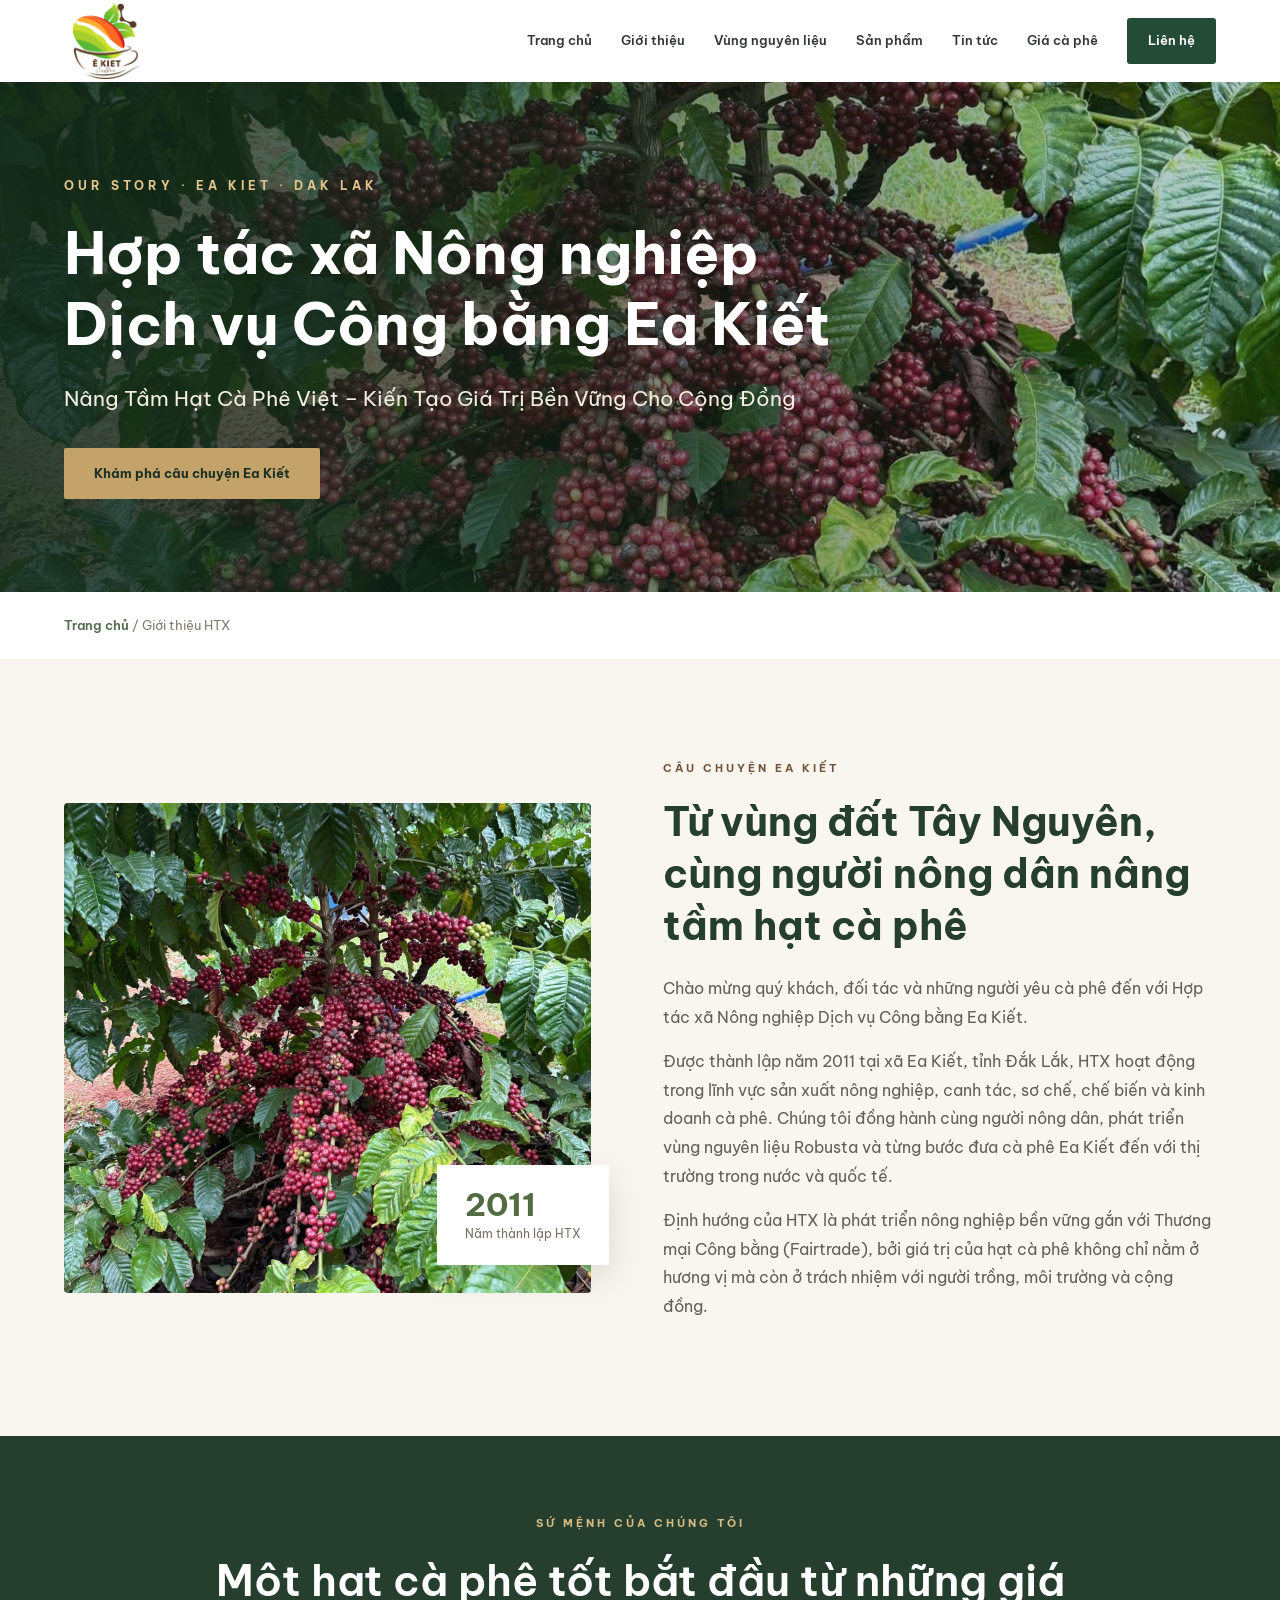
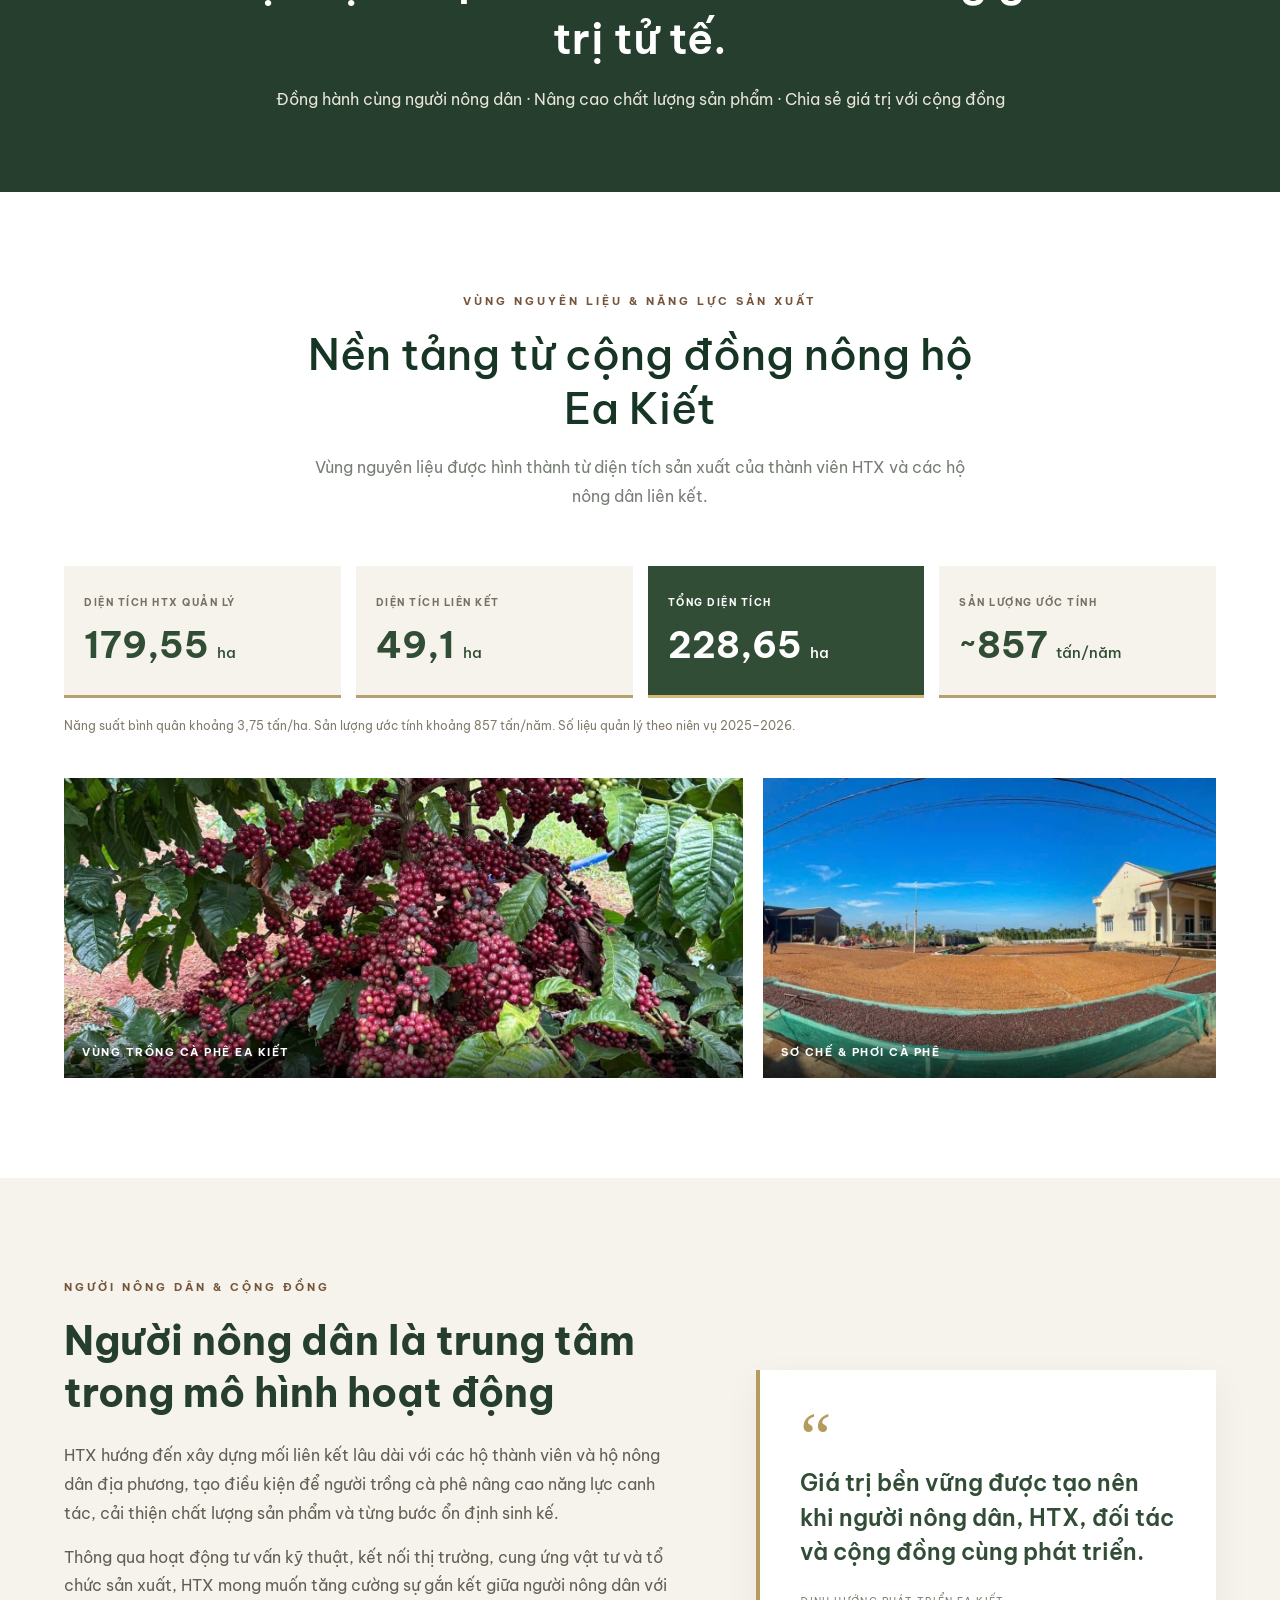
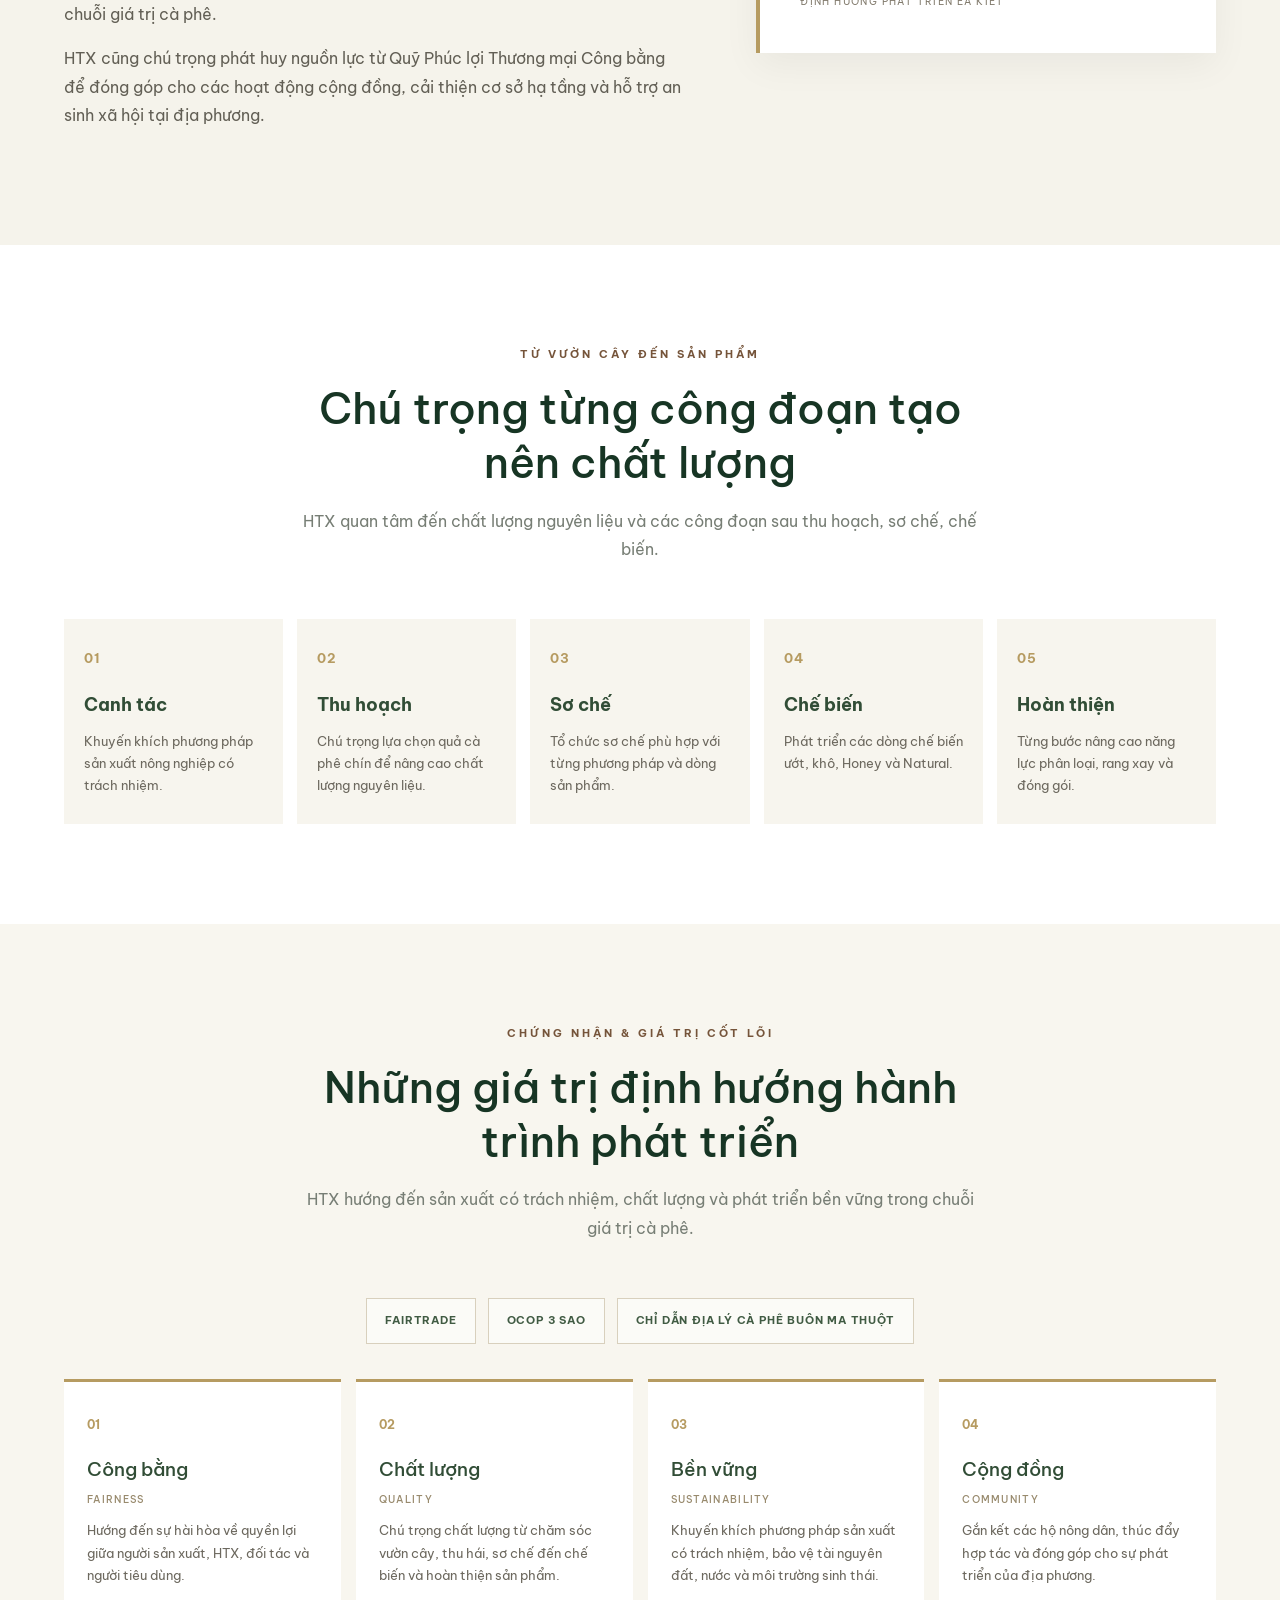
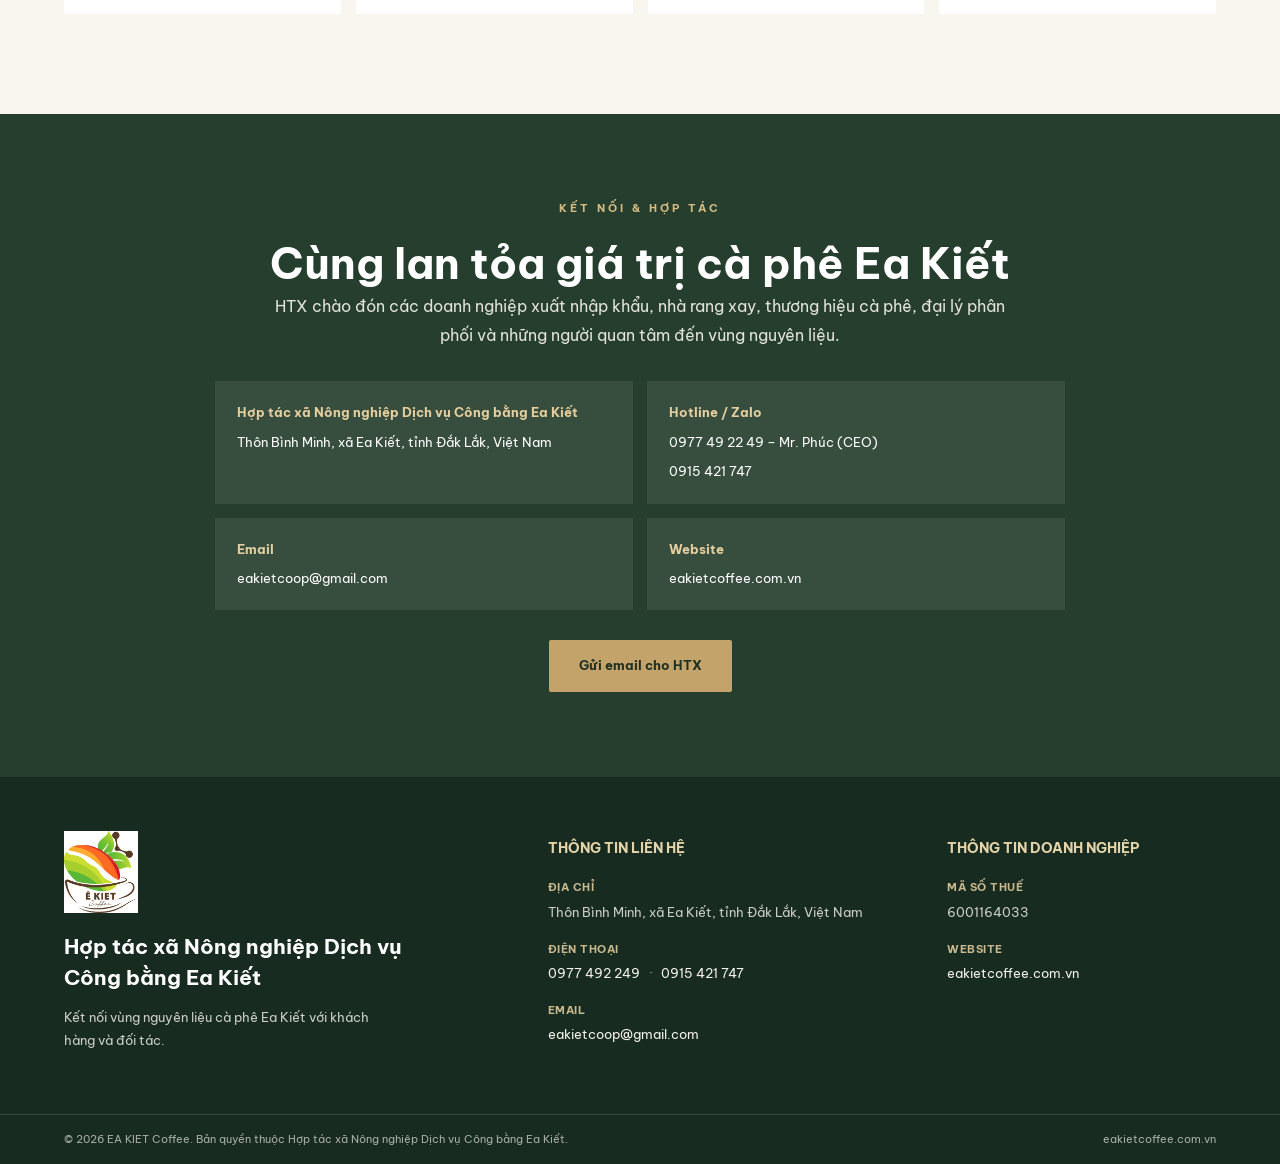
<file: about.html>
<!DOCTYPE html>

<html lang="vi">
<head>
<meta charset="utf-8"/>
<meta content="width=device-width, initial-scale=1.0" name="viewport"/>
<meta content="Tìm hiểu hành trình, vùng nguyên liệu, người nông dân và định hướng phát triển bền vững của HTX Nông nghiệp Dịch vụ Công bằng Ea Kiết." name="description"/>
<link href="https://fonts.googleapis.com" rel="preconnect"/>
<link crossorigin="" href="https://fonts.gstatic.com" rel="preconnect"/>
<link href="https://fonts.googleapis.com/css2?family=Be+Vietnam+Pro:wght@300;400;500;600;700;800&amp;display=swap" rel="stylesheet"/>
<link href="images/logo-eakiet.jpg" rel="icon" type="image/jpeg"/>
<title>Giới thiệu HTX | EA KIET Coffee</title>
<link href="style.css" rel="stylesheet"/>
<meta content="EA KIET Coffee" property="og:site_name"/><meta content="website" property="og:type"/><meta content="Giới thiệu HTX | EA KIET Coffee" property="og:title"/><meta content="Tìm hiểu hành trình, vùng nguyên liệu, người nông dân và định hướng phát triển bền vững của HTX Nông nghiệp Dịch vụ Công bằng Ea Kiết." property="og:description"/><meta content="https://eakietcoffee.com.vn/images/vuon-ca-phe-eakiet.jpg" property="og:image"/><meta content="summary_large_image" name="twitter:card"/></head>
<body>
<header class="header">
<div class="container nav-container">
<a aria-label="EA KIET Coffee - Trang chủ" class="brand" href="index.html#home"><img alt="Logo chính thức EA KIET Coffee" class="brand-logo" src="images/logo-eakiet.jpg"/></a>
<button aria-expanded="false" aria-label="Mở menu" class="menu-toggle" id="menuToggle">☰</button>
<nav class="navigation" id="navigation">
<a href="index.html#home">Trang chủ</a>
<a aria-current="page" href="about.html">Giới thiệu</a>
<a href="index.html#region">Vùng nguyên liệu</a>
<a href="index.html#products">Sản phẩm</a>
<a href="news.html">Tin tức</a><a href="price.html">Giá cà phê</a>
<a class="nav-contact" href="contact.html">Liên hệ</a>
</nav>
</div>
</header>
<main>
<section class="about-page-hero">
<div class="about-page-hero-shade"></div>
<div class="container about-page-hero-content">
<span class="eyebrow">OUR STORY · EA KIET · DAK LAK</span>
<h1>Hợp tác xã Nông nghiệp<br/>Dịch vụ Công bằng Ea Kiết</h1>
<p>Nâng Tầm Hạt Cà Phê Việt – Kiến Tạo Giá Trị Bền Vững Cho Cộng Đồng</p>
<a class="btn-primary" href="#story">Khám phá câu chuyện Ea Kiết</a>
</div>
</section>
<div class="container breadcrumb"><a href="index.html">Trang chủ</a> / Giới thiệu HTX</div>
<section class="section about-story-section" id="story">
<div class="container about-story-grid">
<div class="about-story-photo">
<img alt="Vườn cà phê tại vùng nguyên liệu Ea Kiết" src="images/vuon-ca-phe-eakiet.jpg"/>
<div class="about-year-mark"><strong>2011</strong><span>Năm thành lập HTX</span></div>
</div>
<div class="about-story-copy">
<span class="section-tag">CÂU CHUYỆN EA KIẾT</span>
<h2>Từ vùng đất Tây Nguyên, cùng người nông dân nâng tầm hạt cà phê</h2>
<p>Chào mừng quý khách, đối tác và những người yêu cà phê đến với Hợp tác xã Nông nghiệp Dịch vụ Công bằng Ea Kiết.</p>
<p>Được thành lập năm 2011 tại xã Ea Kiết, tỉnh Đắk Lắk, HTX hoạt động trong lĩnh vực sản xuất nông nghiệp, canh tác, sơ chế, chế biến và kinh doanh cà phê. Chúng tôi đồng hành cùng người nông dân, phát triển vùng nguyên liệu Robusta và từng bước đưa cà phê Ea Kiết đến với thị trường trong nước và quốc tế.</p>
<p>Định hướng của HTX là phát triển nông nghiệp bền vững gắn với Thương mại Công bằng (Fairtrade), bởi giá trị của hạt cà phê không chỉ nằm ở hương vị mà còn ở trách nhiệm với người trồng, môi trường và cộng đồng.</p>
</div>
</div>
</section>
<section class="about-mission-band">
<div class="container about-mission-inner">
<span class="section-tag">SỨ MỆNH CỦA CHÚNG TÔI</span>
<h2>Một hạt cà phê tốt bắt đầu từ những giá trị tử tế.</h2>
<p>Đồng hành cùng người nông dân · Nâng cao chất lượng sản phẩm · Chia sẻ giá trị với cộng đồng</p>
</div>
</section>
<section class="section about-capacity-section">
<div class="container">
<div class="section-heading">
<span class="section-tag">VÙNG NGUYÊN LIỆU &amp; NĂNG LỰC SẢN XUẤT</span>
<h2>Nền tảng từ cộng đồng nông hộ Ea Kiết</h2>
<p>Vùng nguyên liệu được hình thành từ diện tích sản xuất của thành viên HTX và các hộ nông dân liên kết.</p>
</div>
<div class="about-stat-grid">
<article><span>DIỆN TÍCH HTX QUẢN LÝ</span><strong>179,55 <small>ha</small></strong></article>
<article><span>DIỆN TÍCH LIÊN KẾT</span><strong>49,1 <small>ha</small></strong></article>
<article class="about-stat-featured"><span>TỔNG DIỆN TÍCH</span><strong>228,65 <small>ha</small></strong></article>
<article><span>SẢN LƯỢNG ƯỚC TÍNH</span><strong>~857 <small>tấn/năm</small></strong></article>
</div>
<p class="about-data-note">Năng suất bình quân khoảng 3,75 tấn/ha. Sản lượng ước tính khoảng 857 tấn/năm. Số liệu quản lý theo niên vụ 2025–2026.</p>
<div class="about-photo-pair">
<figure><img alt="Vườn cà phê tại Ea Kiết" src="images/vuon-ca-phe-eakiet.jpg"/><figcaption>VÙNG TRỒNG CÀ PHÊ EA KIẾT</figcaption></figure>
<figure><img alt="Sân phơi và khu vực sơ chế cà phê của HTX" src="images/san-phoi-eakiet.jpg"/><figcaption>SƠ CHẾ &amp; PHƠI CÀ PHÊ</figcaption></figure>
</div>
</div>
</section>
<section class="section about-farmer-section">
<div class="container about-two-column">
<div>
<span class="section-tag">NGƯỜI NÔNG DÂN &amp; CỘNG ĐỒNG</span>
<h2>Người nông dân là trung tâm trong mô hình hoạt động</h2>
<p>HTX hướng đến xây dựng mối liên kết lâu dài với các hộ thành viên và hộ nông dân địa phương, tạo điều kiện để người trồng cà phê nâng cao năng lực canh tác, cải thiện chất lượng sản phẩm và từng bước ổn định sinh kế.</p>
<p>Thông qua hoạt động tư vấn kỹ thuật, kết nối thị trường, cung ứng vật tư và tổ chức sản xuất, HTX mong muốn tăng cường sự gắn kết giữa người nông dân với chuỗi giá trị cà phê.</p>
<p>HTX cũng chú trọng phát huy nguồn lực từ Quỹ Phúc lợi Thương mại Công bằng để đóng góp cho các hoạt động cộng đồng, cải thiện cơ sở hạ tầng và hỗ trợ an sinh xã hội tại địa phương.</p>
</div>
<aside class="about-quote">
<span>“</span>
<p>Giá trị bền vững được tạo nên khi người nông dân, HTX, đối tác và cộng đồng cùng phát triển.</p>
<small>ĐỊNH HƯỚNG PHÁT TRIỂN EA KIẾT</small>
</aside>
</div>
</section>
<section class="section about-process-section">
<div class="container">
<div class="section-heading">
<span class="section-tag">TỪ VƯỜN CÂY ĐẾN SẢN PHẨM</span>
<h2>Chú trọng từng công đoạn tạo nên chất lượng</h2>
<p>HTX quan tâm đến chất lượng nguyên liệu và các công đoạn sau thu hoạch, sơ chế, chế biến.</p>
</div>
<div class="about-process-grid">
<article><b>01</b><h3>Canh tác</h3><p>Khuyến khích phương pháp sản xuất nông nghiệp có trách nhiệm.</p></article>
<article><b>02</b><h3>Thu hoạch</h3><p>Chú trọng lựa chọn quả cà phê chín để nâng cao chất lượng nguyên liệu.</p></article>
<article><b>03</b><h3>Sơ chế</h3><p>Tổ chức sơ chế phù hợp với từng phương pháp và dòng sản phẩm.</p></article>
<article><b>04</b><h3>Chế biến</h3><p>Phát triển các dòng chế biến ướt, khô, Honey và Natural.</p></article>
<article><b>05</b><h3>Hoàn thiện</h3><p>Từng bước nâng cao năng lực phân loại, rang xay và đóng gói.</p></article>
</div>
</div>
</section>
<section class="section about-values-section">
<div class="container">
<div class="section-heading">
<span class="section-tag">CHỨNG NHẬN &amp; GIÁ TRỊ CỐT LÕI</span>
<h2>Những giá trị định hướng hành trình phát triển</h2>
<p>HTX hướng đến sản xuất có trách nhiệm, chất lượng và phát triển bền vững trong chuỗi giá trị cà phê.</p>
</div>
<div class="about-cert-list">
<span>FAIRTRADE</span><span>OCOP 3 SAO</span><span>CHỈ DẪN ĐỊA LÝ CÀ PHÊ BUÔN MA THUỘT</span>
</div>
<div class="about-values-grid">
<article><span>01</span><h3>Công bằng <small>FAIRNESS</small></h3><p>Hướng đến sự hài hòa về quyền lợi giữa người sản xuất, HTX, đối tác và người tiêu dùng.</p></article>
<article><span>02</span><h3>Chất lượng <small>QUALITY</small></h3><p>Chú trọng chất lượng từ chăm sóc vườn cây, thu hái, sơ chế đến chế biến và hoàn thiện sản phẩm.</p></article>
<article><span>03</span><h3>Bền vững <small>SUSTAINABILITY</small></h3><p>Khuyến khích phương pháp sản xuất có trách nhiệm, bảo vệ tài nguyên đất, nước và môi trường sinh thái.</p></article>
<article><span>04</span><h3>Cộng đồng <small>COMMUNITY</small></h3><p>Gắn kết các hộ nông dân, thúc đẩy hợp tác và đóng góp cho sự phát triển của địa phương.</p></article>
</div>

</div>
</section>
<section class="about-contact-section" id="contact-about">
<div class="container about-contact-inner">
<span class="section-tag">KẾT NỐI &amp; HỢP TÁC</span>
<h2>Cùng lan tỏa giá trị cà phê Ea Kiết</h2>
<p>HTX chào đón các doanh nghiệp xuất nhập khẩu, nhà rang xay, thương hiệu cà phê, đại lý phân phối và những người quan tâm đến vùng nguyên liệu.</p>
<div class="about-contact-details">
<div><strong>Hợp tác xã Nông nghiệp Dịch vụ Công bằng Ea Kiết</strong><span>Thôn Bình Minh, xã Ea Kiết, tỉnh Đắk Lắk, Việt Nam</span></div>
<div><strong>Hotline / Zalo</strong><a href="tel:0977492249">0977 49 22 49 – Mr. Phúc (CEO)</a><a href="tel:0915421747">0915 421 747</a></div>
<div><strong>Email</strong><a href="mailto:eakietcoop@gmail.com">eakietcoop@gmail.com</a></div>
<div><strong>Website</strong><a href="https://eakietcoffee.com.vn">eakietcoffee.com.vn</a></div>
</div>
<a class="btn-primary" href="contact.html">Gửi email cho HTX</a>
</div>
</section>
</main>
<footer aria-label="Thông tin Hợp tác xã Ea Kiết" class="eakiet-footer">
<div class="container eakiet-footer-grid">
<div class="eakiet-footer-brand">
<a aria-label="EA KIET Coffee - Trang chủ" class="eakiet-footer-logo" href="index.html">
<img alt="Logo EA KIET Coffee" loading="lazy" src="images/logo-eakiet.jpg"/>
</a>
<h2>Hợp tác xã Nông nghiệp Dịch vụ Công bằng Ea Kiết</h2>
<p class="eakiet-footer-intro">Kết nối vùng nguyên liệu cà phê Ea Kiết với khách hàng và đối tác.</p>
</div>
<div class="eakiet-footer-contact">
<h3>Thông tin liên hệ</h3>
<address>
<p><span class="eakiet-footer-label">Địa chỉ</span>Thôn Bình Minh, xã Ea Kiết, tỉnh Đắk Lắk, Việt Nam</p>
<p><span class="eakiet-footer-label">Điện thoại</span><a href="tel:+84977492249">0977 492 249</a><span class="eakiet-footer-separator">·</span><a href="tel:+84915421747">0915 421 747</a></p>
<p><span class="eakiet-footer-label">Email</span><a href="mailto:eakietcoop@gmail.com">eakietcoop@gmail.com</a></p>
</address>
</div>
<div class="eakiet-footer-legal">
<h3>Thông tin doanh nghiệp</h3>
<p><span class="eakiet-footer-label">Mã số thuế</span>6001164033</p>
<p><span class="eakiet-footer-label">Website</span><a href="https://eakietcoffee.com.vn/" rel="home">eakietcoffee.com.vn</a></p>
</div>
</div>
<div class="eakiet-footer-bottom"><div class="container"><span>© 2026 EA KIET Coffee. Bản quyền thuộc Hợp tác xã Nông nghiệp Dịch vụ Công bằng Ea Kiết.</span><a href="https://eakietcoffee.com.vn/">eakietcoffee.com.vn</a></div></div>
</footer>
<script src="script.js"></script>
<script type="application/ld+json">{"@context":"https://schema.org","@type":"Organization","name":"Hợp tác xã Nông nghiệp Dịch vụ Công bằng Ea Kiết","url":"https://eakietcoffee.com.vn/","email":"eakietcoop@gmail.com","telephone":["+84977492249","+84915421747"],"taxID":"6001164033","address":{"@type":"PostalAddress","streetAddress":"Thôn Bình Minh, xã Ea Kiết","addressLocality":"Ea Kiết","addressRegion":"Đắk Lắk","addressCountry":"VN"}}</script></body>
</html>
</file>
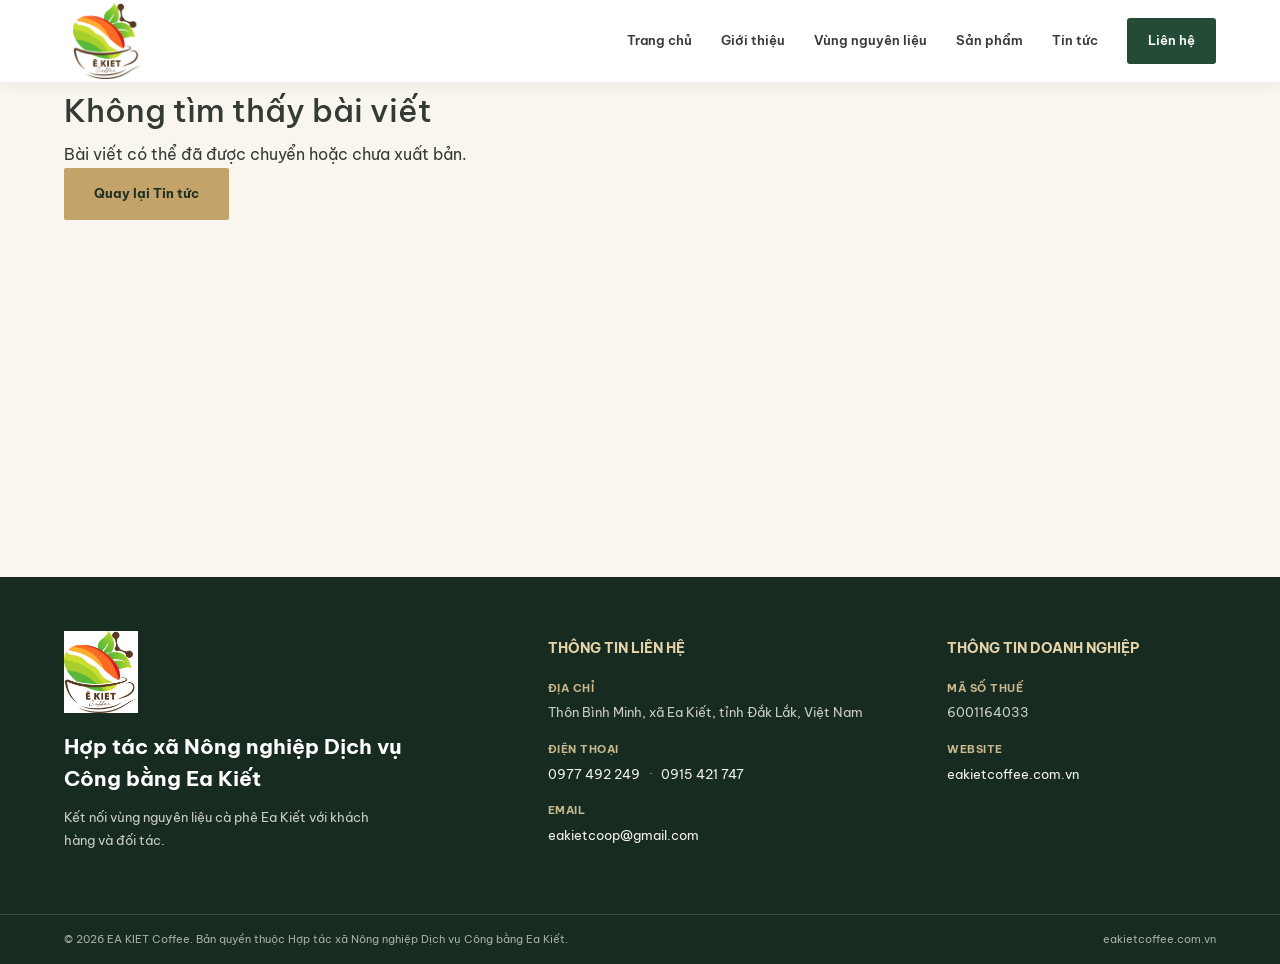
<file: article.html>
<!DOCTYPE html>
<html lang="vi"><head><meta charset="utf-8"/><meta content="width=device-width, initial-scale=1.0" name="viewport"/><meta content="Tin tức và câu chuyện từ HTX Ea Kiết." name="description"/><link href="https://fonts.googleapis.com" rel="preconnect"/><link crossorigin="" href="https://fonts.gstatic.com" rel="preconnect"/><link href="https://fonts.googleapis.com/css2?family=Be+Vietnam+Pro:wght@300;400;500;600;700;800&amp;display=swap" rel="stylesheet"/><link href="style.css" rel="stylesheet"/><link href="images/logo-eakiet.jpg" rel="icon" type="image/jpeg"/><title>Bài viết | EA KIET Coffee</title></head><body><header class="header"><div class="container nav-container">
<a aria-label="EA KIET Coffee - Trang chủ" class="brand" href="index.html#home"><img alt="Logo chính thức EA KIET Coffee" class="brand-logo" src="images/logo-eakiet.jpg"/></a>
<button aria-expanded="false" aria-label="Mở menu" class="menu-toggle" id="menuToggle">☰</button>
<nav class="navigation" id="navigation">
<a href="index.html#home">Trang chủ</a><a href="about.html">Giới thiệu</a><a href="index.html#region">Vùng nguyên liệu</a><a href="index.html#products">Sản phẩm</a><a aria-current="page" href="news.html">Tin tức</a><a class="nav-contact" href="contact.html">Liên hệ</a>
</nav></div></header><main class="article-page" data-news-detail=""><div class="container"><p>Đang tải bài viết...</p></div></main><footer aria-label="Thông tin Hợp tác xã Ea Kiết" class="eakiet-footer">
<div class="container eakiet-footer-grid">
<div class="eakiet-footer-brand">
<a aria-label="EA KIET Coffee - Trang chủ" class="eakiet-footer-logo" href="index.html">
<img alt="Logo EA KIET Coffee" loading="lazy" src="images/logo-eakiet.jpg"/>
</a>
<h2>Hợp tác xã Nông nghiệp Dịch vụ Công bằng Ea Kiết</h2>
<p class="eakiet-footer-intro">Kết nối vùng nguyên liệu cà phê Ea Kiết với khách hàng và đối tác.</p>
</div>
<div class="eakiet-footer-contact">
<h3>Thông tin liên hệ</h3>
<address>
<p><span class="eakiet-footer-label">Địa chỉ</span>Thôn Bình Minh, xã Ea Kiết, tỉnh Đắk Lắk, Việt Nam</p>
<p><span class="eakiet-footer-label">Điện thoại</span><a href="tel:+84977492249">0977 492 249</a><span class="eakiet-footer-separator">·</span><a href="tel:+84915421747">0915 421 747</a></p>
<p><span class="eakiet-footer-label">Email</span><a href="mailto:eakietcoop@gmail.com">eakietcoop@gmail.com</a></p>
</address>
</div>
<div class="eakiet-footer-legal">
<h3>Thông tin doanh nghiệp</h3>
<p><span class="eakiet-footer-label">Mã số thuế</span>6001164033</p>
<p><span class="eakiet-footer-label">Website</span><a href="https://eakietcoffee.com.vn/" rel="home">eakietcoffee.com.vn</a></p>
</div>
</div>
<div class="eakiet-footer-bottom"><div class="container"><span>© 2026 EA KIET Coffee. Bản quyền thuộc Hợp tác xã Nông nghiệp Dịch vụ Công bằng Ea Kiết.</span><a href="https://eakietcoffee.com.vn/">eakietcoffee.com.vn</a></div></div>
</footer><script src="script.js"></script><script src="news-render.js"></script><script type="application/ld+json">{"@context":"https://schema.org","@type":"Organization","name":"Hợp tác xã Nông nghiệp Dịch vụ Công bằng Ea Kiết","url":"https://eakietcoffee.com.vn/","email":"eakietcoop@gmail.com","telephone":["+84977492249","+84915421747"],"taxID":"6001164033","address":{"@type":"PostalAddress","streetAddress":"Thôn Bình Minh, xã Ea Kiết","addressLocality":"Ea Kiết","addressRegion":"Đắk Lắk","addressCountry":"VN"}}</script></body></html>
</file>
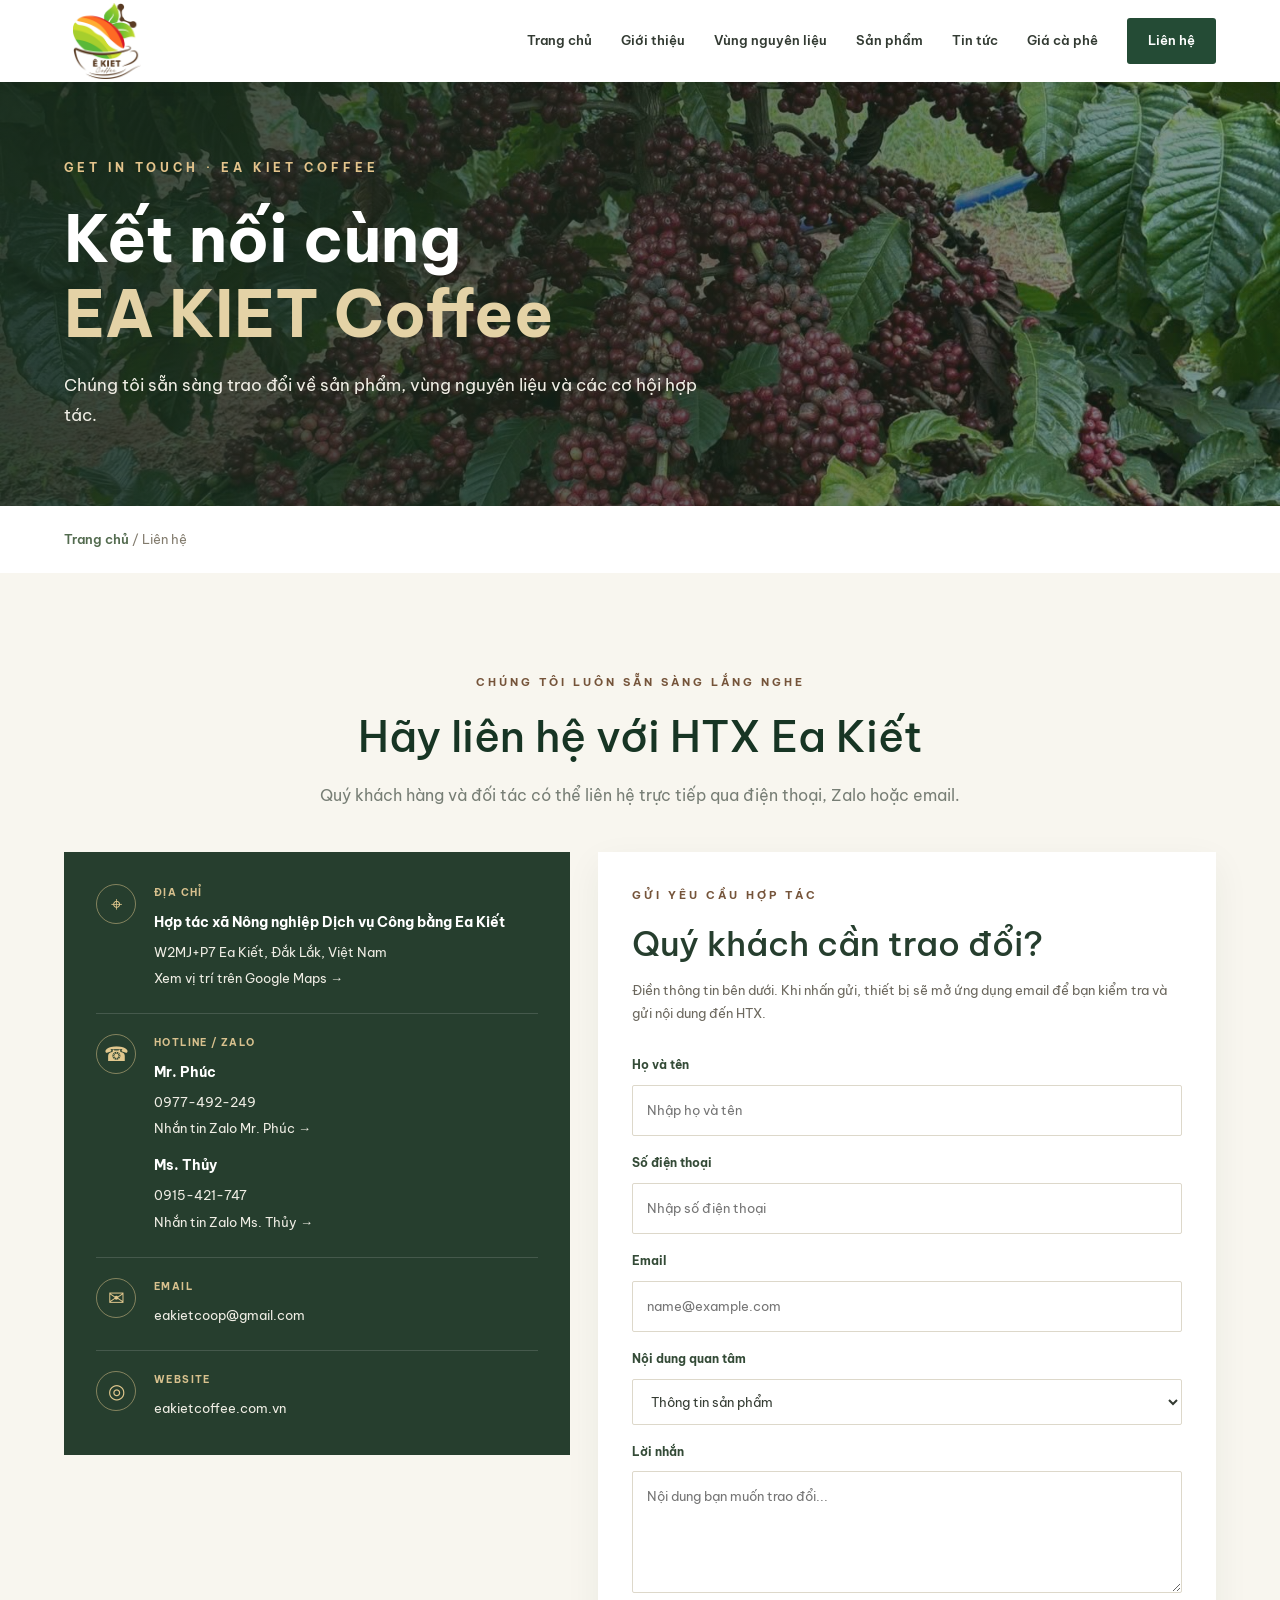
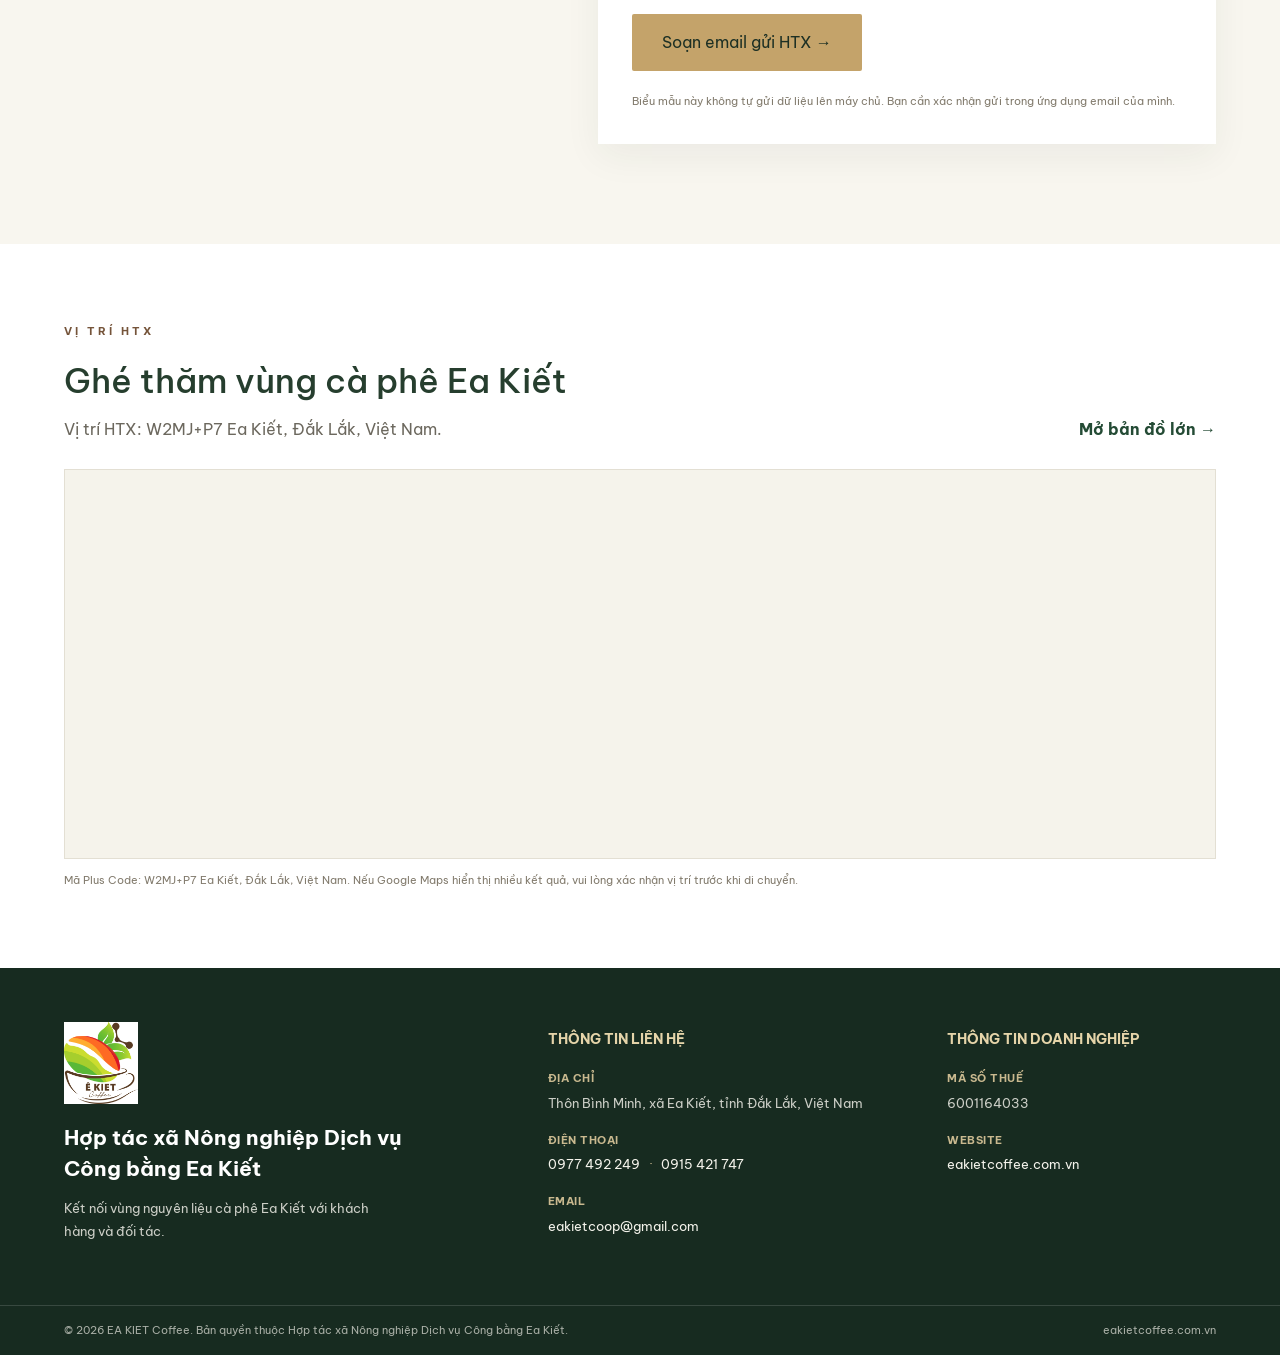
<file: contact.html>
<!DOCTYPE html>

<html lang="vi">
<head>
<meta charset="utf-8"/>
<meta content="width=device-width, initial-scale=1.0" name="viewport"/>
<meta content="Liên hệ Hợp tác xã Nông nghiệp Dịch vụ Công bằng Ea Kiết để tìm hiểu sản phẩm cà phê, vùng nguyên liệu và cơ hội hợp tác." name="description"/>
<link href="https://fonts.googleapis.com" rel="preconnect"/>
<link crossorigin="" href="https://fonts.gstatic.com" rel="preconnect"/>
<link href="https://fonts.googleapis.com/css2?family=Be+Vietnam+Pro:wght@300;400;500;600;700;800&amp;display=swap" rel="stylesheet"/>
<link href="images/logo-eakiet.jpg" rel="icon" type="image/jpeg"/>
<title>Liên hệ | EA KIET Coffee</title>
<link href="style.css" rel="stylesheet"/>
<meta content="EA KIET Coffee" property="og:site_name"/><meta content="website" property="og:type"/><meta content="Liên hệ | EA KIET Coffee" property="og:title"/><meta content="Liên hệ Hợp tác xã Nông nghiệp Dịch vụ Công bằng Ea Kiết để tìm hiểu sản phẩm cà phê, vùng nguyên liệu và cơ hội hợp tác." property="og:description"/><meta content="https://eakietcoffee.com.vn/images/vuon-ca-phe-eakiet.jpg" property="og:image"/><meta content="summary_large_image" name="twitter:card"/><style>.contact-person-secondary{display:block;margin-top:14px}</style>
</head>
<body>
<header class="header"><div class="container nav-container">
<a aria-label="EA KIET Coffee - Trang chủ" class="brand" href="index.html#home"><img alt="Logo chính thức EA KIET Coffee" class="brand-logo" src="images/logo-eakiet.jpg"/></a>
<button aria-expanded="false" aria-label="Mở menu" class="menu-toggle" id="menuToggle">☰</button>
<nav class="navigation" id="navigation">
<a href="index.html#home">Trang chủ</a><a href="about.html">Giới thiệu</a><a href="index.html#region">Vùng nguyên liệu</a><a href="index.html#products">Sản phẩm</a><a href="news.html">Tin tức</a><a href="price.html">Giá cà phê</a><a aria-current="page" class="nav-contact" href="contact.html">Liên hệ</a>
</nav></div></header>
<main>
<section class="contact-page-hero"><div class="contact-page-shade"></div><div class="container contact-page-hero-content"><span class="eyebrow">GET IN TOUCH · EA KIET COFFEE</span><h1>Kết nối cùng<br/><em>EA KIET Coffee</em></h1><p>Chúng tôi sẵn sàng trao đổi về sản phẩm, vùng nguyên liệu và các cơ hội hợp tác.</p></div></section>
<div class="container breadcrumb"><a href="index.html">Trang chủ</a> / Liên hệ</div>
<section class="section contact-main-section"><div class="container">
<div class="section-heading contact-heading"><span class="section-tag">CHÚNG TÔI LUÔN SẴN SÀNG LẮNG NGHE</span><h2>Hãy liên hệ với HTX Ea Kiết</h2><p>Quý khách hàng và đối tác có thể liên hệ trực tiếp qua điện thoại, Zalo hoặc email.</p></div>
<div class="contact-layout">
<div class="contact-info-panel">
<div class="contact-info-item"><span class="contact-icon">⌖</span><div><small>ĐỊA CHỈ</small><strong>Hợp tác xã Nông nghiệp Dịch vụ Công bằng Ea Kiết</strong><p>W2MJ+P7 Ea Kiết, Đắk Lắk, Việt Nam</p><a href="https://www.google.com/maps/search/?api=1&amp;query=W2MJ%2BP7%20Ea%20Ki%E1%BA%BFt%2C%20%C4%90%E1%BA%AFk%20L%E1%BA%AFk%2C%20Vi%E1%BB%87t%20Nam" rel="noopener" target="_blank">Xem vị trí trên Google Maps →</a></div></div>
<div class="contact-info-item"><span class="contact-icon">☎</span><div><small>HOTLINE / ZALO</small><strong>Mr. Phúc</strong><a href="tel:+84977492249">0977-492-249</a><a href="https://zalo.me/0977492249" rel="noopener" target="_blank">Nhắn tin Zalo Mr. Phúc →</a><strong class="contact-person-secondary">Ms. Thủy</strong><a href="tel:+84915421747">0915-421-747</a><a href="https://zalo.me/0915421747" rel="noopener" target="_blank">Nhắn tin Zalo Ms. Thủy →</a></div></div>
<div class="contact-info-item"><span class="contact-icon">✉</span><div><small>EMAIL</small><a href="mailto:eakietcoop@gmail.com">eakietcoop@gmail.com</a></div></div>
<div class="contact-info-item"><span class="contact-icon">◎</span><div><small>WEBSITE</small><a href="https://eakietcoffee.com.vn" rel="noopener" target="_blank">eakietcoffee.com.vn</a></div></div>
</div>
<div class="contact-form-panel"><span class="section-tag">GỬI YÊU CẦU HỢP TÁC</span><h2>Quý khách cần trao đổi?</h2><p class="contact-form-note">Điền thông tin bên dưới. Khi nhấn gửi, thiết bị sẽ mở ứng dụng email để bạn kiểm tra và gửi nội dung đến HTX.</p>
<form id="contactEmailForm">
<label for="contactName">Họ và tên</label><input id="contactName" name="name" placeholder="Nhập họ và tên" required="" type="text"/>
<label for="contactPhone">Số điện thoại</label><input id="contactPhone" name="phone" placeholder="Nhập số điện thoại" type="tel"/>
<label for="contactEmail">Email</label><input id="contactEmail" name="email" placeholder="name@example.com" type="email"/>
<label for="contactTopic">Nội dung quan tâm</label><select id="contactTopic" name="topic"><option value="Thông tin sản phẩm">Thông tin sản phẩm</option><option value="Hợp tác cung ứng cà phê nhân">Hợp tác cung ứng cà phê nhân</option><option value="Phân phối cà phê rang xay">Phân phối cà phê rang xay</option><option value="Tham quan vùng nguyên liệu">Tham quan vùng nguyên liệu</option><option value="Nội dung khác">Nội dung khác</option></select>
<label for="contactMessage">Lời nhắn</label><textarea id="contactMessage" name="message" placeholder="Nội dung bạn muốn trao đổi..." rows="4"></textarea>
<button class="btn-primary contact-submit" type="submit">Soạn email gửi HTX <span aria-hidden="true">→</span></button>
<p class="contact-form-disclaimer">Biểu mẫu này không tự gửi dữ liệu lên máy chủ. Bạn cần xác nhận gửi trong ứng dụng email của mình.</p>
</form></div>
</div></div></section>
<section class="contact-map-section"><div class="container"><div class="contact-map-heading"><div><span class="section-tag">VỊ TRÍ HTX</span><h2>Ghé thăm vùng cà phê Ea Kiết</h2><p>Vị trí HTX: W2MJ+P7 Ea Kiết, Đắk Lắk, Việt Nam.</p></div><a class="text-link" href="https://www.google.com/maps/search/?api=1&amp;query=W2MJ%2BP7%20Ea%20Ki%E1%BA%BFt%2C%20%C4%90%E1%BA%AFk%20L%E1%BA%AFk%2C%20Vi%E1%BB%87t%20Nam" rel="noopener" target="_blank">Mở bản đồ lớn →</a></div>
<div class="contact-map-frame"><iframe allowfullscreen="" loading="lazy" referrerpolicy="no-referrer-when-downgrade" src="https://www.google.com/maps?q=W2MJ%2BP7%20Ea%20Ki%E1%BA%BFt%2C%20%C4%90%E1%BA%AFk%20L%E1%BA%AFk%2C%20Vi%E1%BB%87t%20Nam&amp;output=embed" title="Bản đồ vị trí HTX Ea Kiết – W2MJ+P7"></iframe></div>
<p class="contact-map-note">Mã Plus Code: W2MJ+P7 Ea Kiết, Đắk Lắk, Việt Nam. Nếu Google Maps hiển thị nhiều kết quả, vui lòng xác nhận vị trí trước khi di chuyển.</p>
</div></section>
</main>
<footer aria-label="Thông tin Hợp tác xã Ea Kiết" class="eakiet-footer">
<div class="container eakiet-footer-grid">
<div class="eakiet-footer-brand">
<a aria-label="EA KIET Coffee - Trang chủ" class="eakiet-footer-logo" href="index.html">
<img alt="Logo EA KIET Coffee" loading="lazy" src="images/logo-eakiet.jpg"/>
</a>
<h2>Hợp tác xã Nông nghiệp Dịch vụ Công bằng Ea Kiết</h2>
<p class="eakiet-footer-intro">Kết nối vùng nguyên liệu cà phê Ea Kiết với khách hàng và đối tác.</p>
</div>
<div class="eakiet-footer-contact">
<h3>Thông tin liên hệ</h3>
<address>
<p><span class="eakiet-footer-label">Địa chỉ</span>Thôn Bình Minh, xã Ea Kiết, tỉnh Đắk Lắk, Việt Nam</p>
<p><span class="eakiet-footer-label">Điện thoại</span><a href="tel:+84977492249">0977 492 249</a><span class="eakiet-footer-separator">·</span><a href="tel:+84915421747">0915 421 747</a></p>
<p><span class="eakiet-footer-label">Email</span><a href="mailto:eakietcoop@gmail.com">eakietcoop@gmail.com</a></p>
</address>
</div>
<div class="eakiet-footer-legal">
<h3>Thông tin doanh nghiệp</h3>
<p><span class="eakiet-footer-label">Mã số thuế</span>6001164033</p>
<p><span class="eakiet-footer-label">Website</span><a href="https://eakietcoffee.com.vn/" rel="home">eakietcoffee.com.vn</a></p>
</div>
</div>
<div class="eakiet-footer-bottom"><div class="container"><span>© 2026 EA KIET Coffee. Bản quyền thuộc Hợp tác xã Nông nghiệp Dịch vụ Công bằng Ea Kiết.</span><a href="https://eakietcoffee.com.vn/">eakietcoffee.com.vn</a></div></div>
</footer>
<script src="script.js"></script>
<script>
document.getElementById('contactEmailForm').addEventListener('submit', function(event) {
  event.preventDefault();
  const data = new FormData(this);
  const subject = encodeURIComponent('[EA KIET Coffee] ' + data.get('topic'));
  const body = encodeURIComponent('Họ và tên: ' + data.get('name') + '\nSố điện thoại: ' + (data.get('phone') || 'Chưa cung cấp') + '\nEmail: ' + (data.get('email') || 'Chưa cung cấp') + '\nNội dung quan tâm: ' + data.get('topic') + '\n\nLời nhắn:\n' + (data.get('message') || ''));
  window.location.href = 'mailto:eakietcoop@gmail.com?subject=' + subject + '&body=' + body;
});
</script>
<script type="application/ld+json">{"@context":"https://schema.org","@type":"Organization","name":"Hợp tác xã Nông nghiệp Dịch vụ Công bằng Ea Kiết","url":"https://eakietcoffee.com.vn/","email":"eakietcoop@gmail.com","telephone":["+84977492249","+84915421747"],"taxID":"6001164033","address":{"@type":"PostalAddress","streetAddress":"Thôn Bình Minh, xã Ea Kiết","addressLocality":"Ea Kiết","addressRegion":"Đắk Lắk","addressCountry":"VN"}}</script></body></html>
</file>
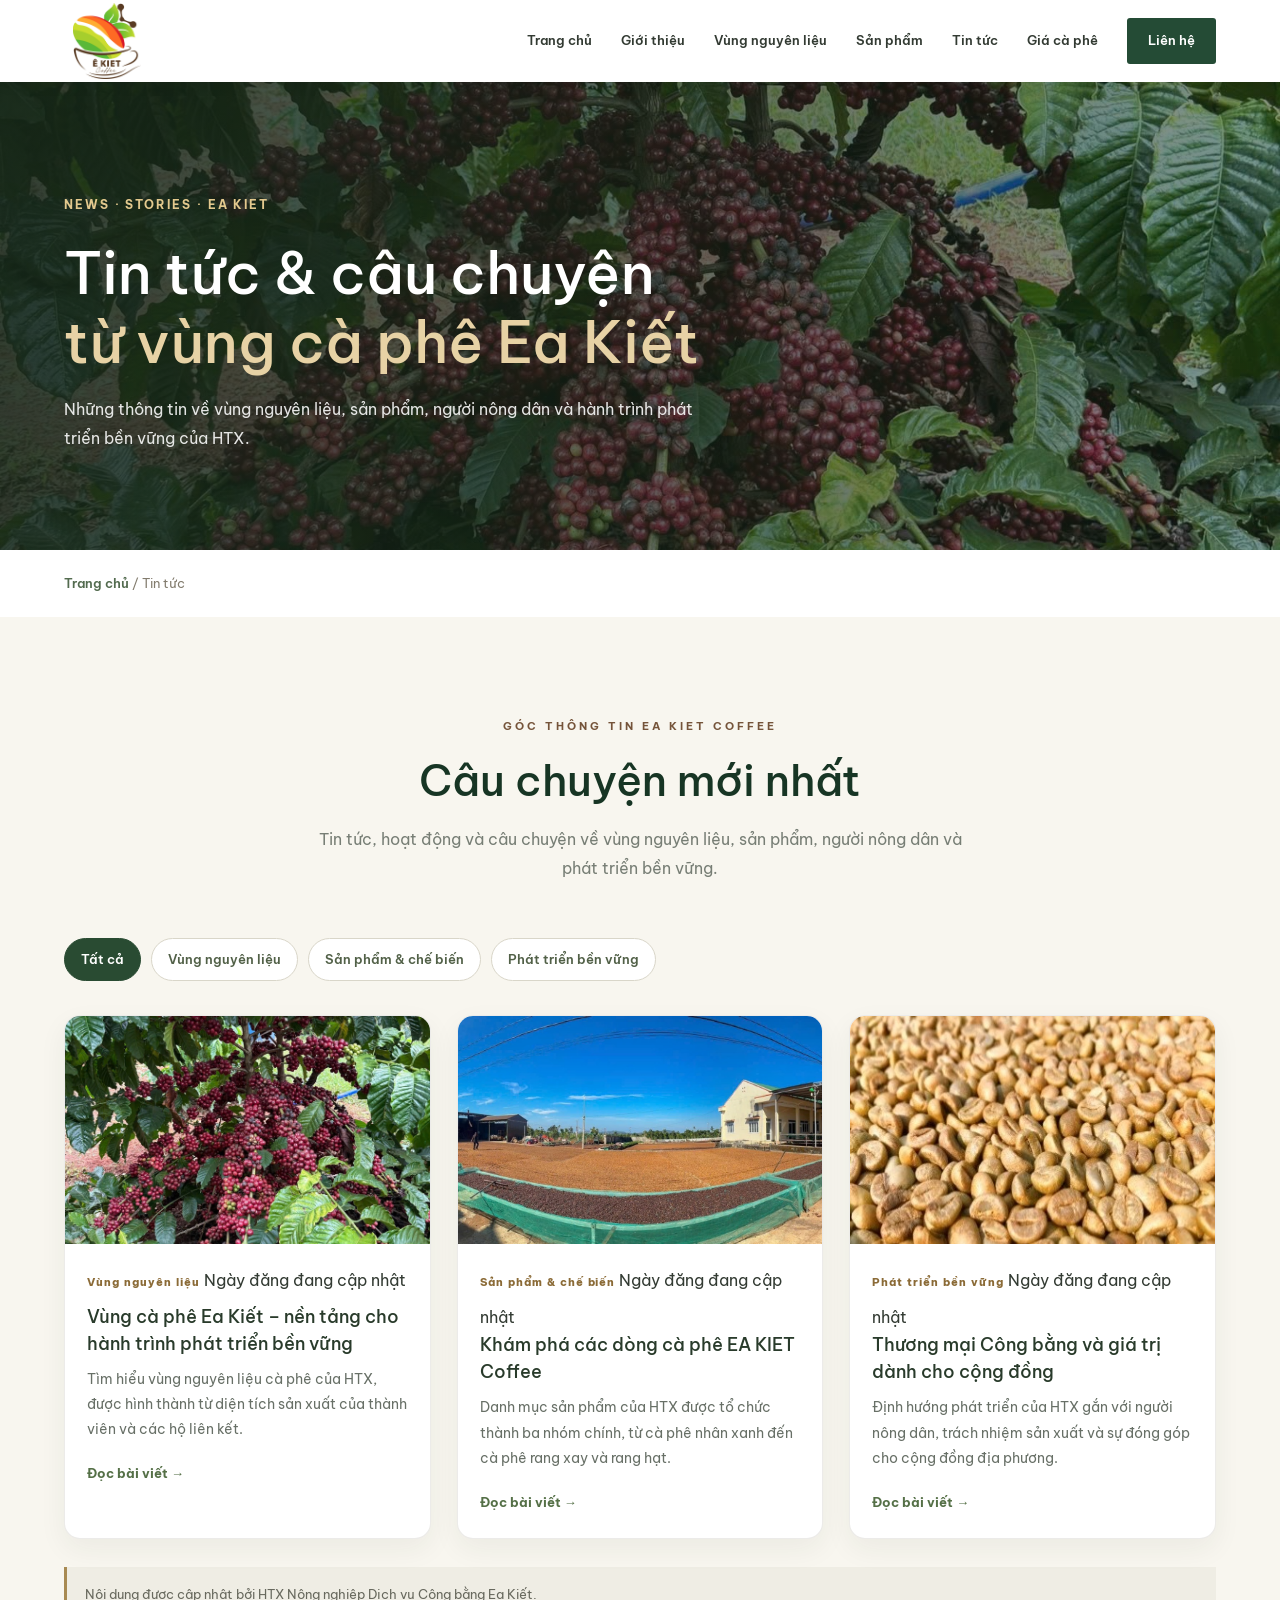
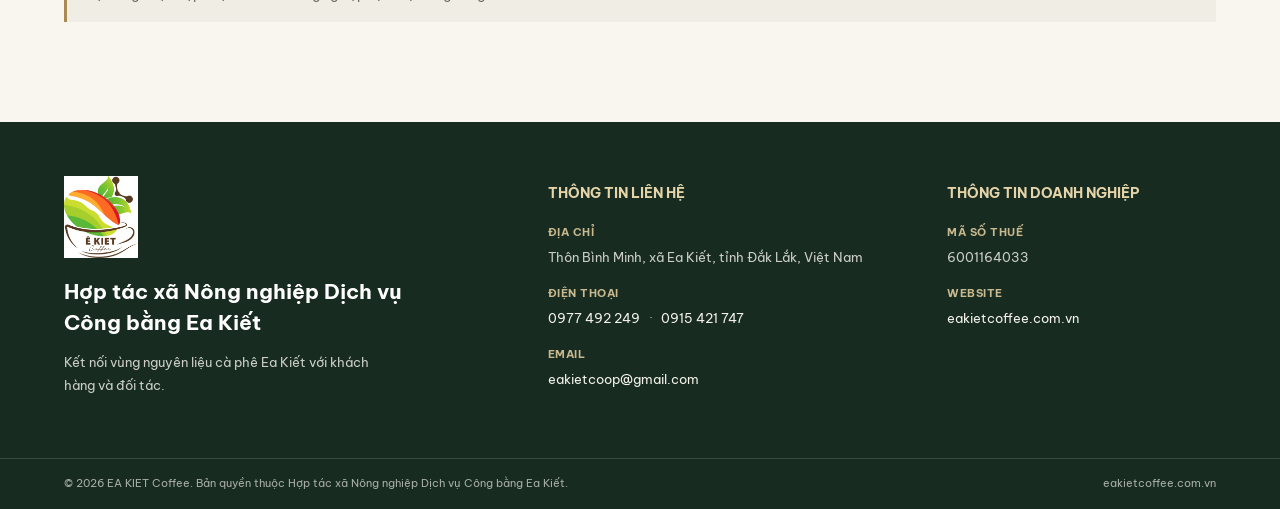
<file: news.html>
<!DOCTYPE html>
<html lang="vi"><head><meta charset="utf-8"/><meta content="width=device-width, initial-scale=1.0" name="viewport"/>
<meta content="Tin tức, câu chuyện vùng nguyên liệu, sản phẩm và hoạt động phát triển bền vững của HTX Nông nghiệp Dịch vụ Công bằng Ea Kiết." name="description"/>
<link href="https://fonts.googleapis.com" rel="preconnect"/><link crossorigin="" href="https://fonts.gstatic.com" rel="preconnect"/><link href="https://fonts.googleapis.com/css2?family=Be+Vietnam+Pro:wght@300;400;500;600;700;800&amp;display=swap" rel="stylesheet"/><link href="style.css" rel="stylesheet"/>
<link href="images/logo-eakiet.jpg" rel="icon" type="image/jpeg"/><meta content="EA KIET Coffee" property="og:site_name"/><meta content="website" property="og:type"/><meta content="Tin tức &amp; câu chuyện | EA KIET Coffee" property="og:title"/><meta content="Cập nhật câu chuyện vùng nguyên liệu, sản phẩm và định hướng phát triển của HTX Ea Kiết." property="og:description"/><meta content="https://eakietcoffee.com.vn/images/vuon-ca-phe-eakiet.jpg" property="og:image"/><meta content="summary_large_image" name="twitter:card"/><link href="images/logo-eakiet.jpg" rel="icon" type="image/jpeg"/>
<meta content="EA KIET Coffee" property="og:site_name"/>
<meta content="website" property="og:type"/>
<meta content="Tin tức &amp; câu chuyện | EA KIET Coffee" property="og:title"/>
<meta content="Tin tức, câu chuyện vùng nguyên liệu, sản phẩm và hoạt động phát triển bền vững của HTX Ea Kiết." property="og:description"/>
<meta content="https://eakietcoffee.com.vn/images/vuon-ca-phe-eakiet.jpg" property="og:image"/>
<meta content="summary_large_image" name="twitter:card"/>
<title>Tin tức &amp; câu chuyện | EA KIET Coffee</title></head><body><header class="header"><div class="container nav-container">
<a aria-label="EA KIET Coffee - Trang chủ" class="brand" href="index.html#home"><img alt="Logo chính thức EA KIET Coffee" class="brand-logo" src="images/logo-eakiet.jpg"/></a>
<button aria-expanded="false" aria-label="Mở menu" class="menu-toggle" id="menuToggle">☰</button>
<nav class="navigation" id="navigation">
<a href="index.html#home">Trang chủ</a><a href="about.html">Giới thiệu</a><a href="index.html#region">Vùng nguyên liệu</a><a href="index.html#products">Sản phẩm</a><a aria-current="page" href="news.html">Tin tức</a><a href="price.html">Giá cà phê</a><a class="nav-contact" href="contact.html">Liên hệ</a>
</nav></div></header>
<main><section class="news-page-hero"><div class="container"><span class="eyebrow">NEWS · STORIES · EA KIET</span><h1>Tin tức &amp; câu chuyện<br/><em>từ vùng cà phê Ea Kiết</em></h1><p>Những thông tin về vùng nguyên liệu, sản phẩm, người nông dân và hành trình phát triển bền vững của HTX.</p></div></section>
<div class="container breadcrumb"><a href="index.html">Trang chủ</a> / Tin tức</div>
<section class="section news-listing"><div class="container"><div class="section-heading"><span class="section-tag">GÓC THÔNG TIN EA KIET COFFEE</span><h2>Câu chuyện mới nhất</h2><p>Tin tức, hoạt động và câu chuyện về vùng nguyên liệu, sản phẩm, người nông dân và phát triển bền vững.</p></div>
<div aria-label="Chuyên mục tin tức" class="news-filter"><a class="active" data-news-filter="all" href="#all">Tất cả</a><a data-news-filter="Vùng nguyên liệu" href="#vung-nguyen-lieu">Vùng nguyên liệu</a><a data-news-filter="Sản phẩm &amp; chế biến" href="#san-pham">Sản phẩm &amp; chế biến</a><a data-news-filter="Phát triển bền vững" href="#thuong-mai-cong-bang">Phát triển bền vững</a></div>
<div class="news-list-grid" data-news-list="all" id="all"></div>
<p class="news-editorial-note">Nội dung được cập nhật bởi HTX Nông nghiệp Dịch vụ Công bằng Ea Kiết.</p></div></section></main><footer aria-label="Thông tin Hợp tác xã Ea Kiết" class="eakiet-footer">
<div class="container eakiet-footer-grid">
<div class="eakiet-footer-brand">
<a aria-label="EA KIET Coffee - Trang chủ" class="eakiet-footer-logo" href="index.html">
<img alt="Logo EA KIET Coffee" loading="lazy" src="images/logo-eakiet.jpg"/>
</a>
<h2>Hợp tác xã Nông nghiệp Dịch vụ Công bằng Ea Kiết</h2>
<p class="eakiet-footer-intro">Kết nối vùng nguyên liệu cà phê Ea Kiết với khách hàng và đối tác.</p>
</div>
<div class="eakiet-footer-contact">
<h3>Thông tin liên hệ</h3>
<address>
<p><span class="eakiet-footer-label">Địa chỉ</span>Thôn Bình Minh, xã Ea Kiết, tỉnh Đắk Lắk, Việt Nam</p>
<p><span class="eakiet-footer-label">Điện thoại</span><a href="tel:+84977492249">0977 492 249</a><span class="eakiet-footer-separator">·</span><a href="tel:+84915421747">0915 421 747</a></p>
<p><span class="eakiet-footer-label">Email</span><a href="mailto:eakietcoop@gmail.com">eakietcoop@gmail.com</a></p>
</address>
</div>
<div class="eakiet-footer-legal">
<h3>Thông tin doanh nghiệp</h3>
<p><span class="eakiet-footer-label">Mã số thuế</span>6001164033</p>
<p><span class="eakiet-footer-label">Website</span><a href="https://eakietcoffee.com.vn/" rel="home">eakietcoffee.com.vn</a></p>
</div>
</div>
<div class="eakiet-footer-bottom"><div class="container"><span>© 2026 EA KIET Coffee. Bản quyền thuộc Hợp tác xã Nông nghiệp Dịch vụ Công bằng Ea Kiết.</span><a href="https://eakietcoffee.com.vn/">eakietcoffee.com.vn</a></div></div>
</footer><script src="script.js"></script><script src="news-render.js"></script><script type="application/ld+json">{"@context":"https://schema.org","@type":"Organization","name":"Hợp tác xã Nông nghiệp Dịch vụ Công bằng Ea Kiết","url":"https://eakietcoffee.com.vn/","email":"eakietcoop@gmail.com","telephone":["+84977492249","+84915421747"],"taxID":"6001164033","address":{"@type":"PostalAddress","streetAddress":"Thôn Bình Minh, xã Ea Kiết","addressLocality":"Ea Kiết","addressRegion":"Đắk Lắk","addressCountry":"VN"}}</script></body></html>
</file>
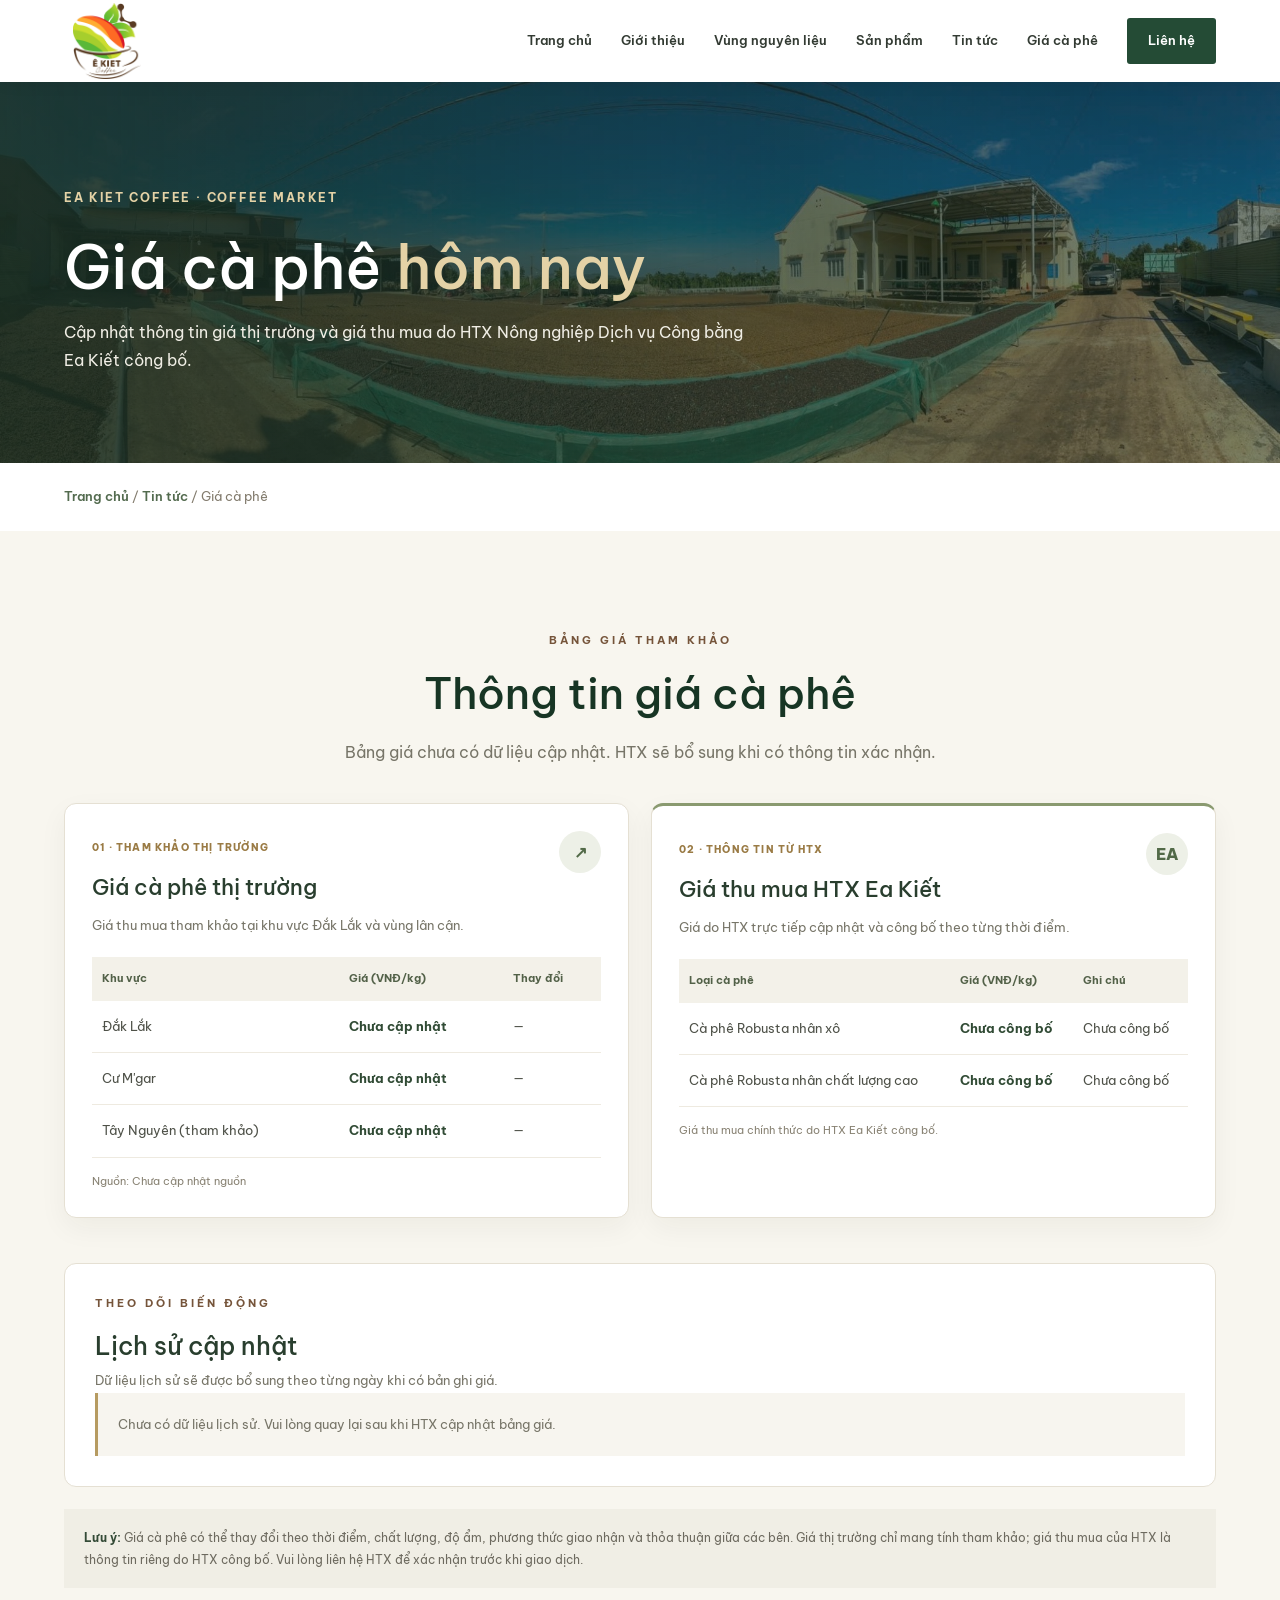
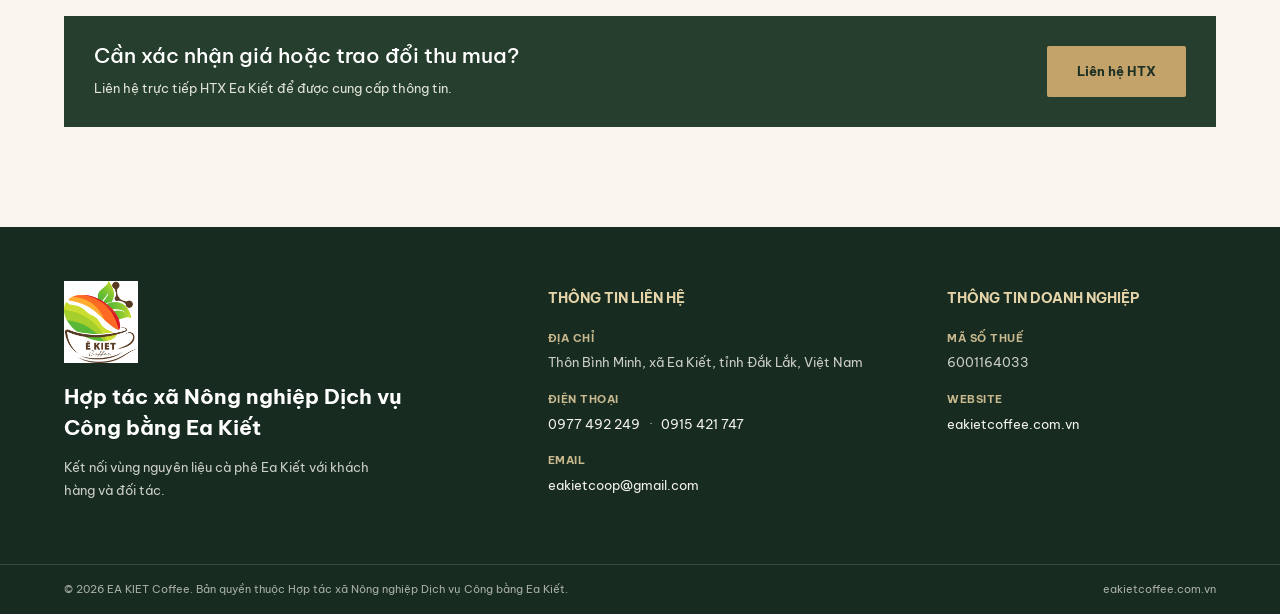
<file: price.html>
<!DOCTYPE html>

<html lang="vi"><head><meta charset="utf-8"/><meta content="width=device-width, initial-scale=1.0" name="viewport"/>
<meta content="Theo dõi giá cà phê thị trường tại Đắk Lắk và giá thu mua do HTX Nông nghiệp Dịch vụ Công bằng Ea Kiết công bố." name="description"/>
<meta content="index,follow" name="robots"/><link href="https://eakietcoffee.com.vn/price.html" rel="canonical"/>
<link href="https://fonts.googleapis.com" rel="preconnect"/><link crossorigin="" href="https://fonts.gstatic.com" rel="preconnect"/><link href="https://fonts.googleapis.com/css2?family=Be+Vietnam+Pro:wght@300;400;500;600;700;800&amp;display=swap" rel="stylesheet"/><link href="style.css" rel="stylesheet"/><link href="images/logo-eakiet.jpg" rel="icon" type="image/jpeg"/>
<meta content="EA KIET Coffee" property="og:site_name"/><meta content="website" property="og:type"/><meta content="Giá cà phê hôm nay | EA KIET Coffee" property="og:title"/><meta content="Giá cà phê thị trường và giá thu mua của HTX Ea Kiết." property="og:description"/><meta content="https://eakietcoffee.com.vn/images/vuon-ca-phe-eakiet.jpg" property="og:image"/><meta content="summary_large_image" name="twitter:card"/><title>Giá cà phê hôm nay | EA KIET Coffee</title></head>
<body><header class="header"><div class="container nav-container"><a aria-label="EA KIET Coffee - Trang chủ" class="brand" href="index.html#home"><img alt="Logo chính thức EA KIET Coffee" class="brand-logo" src="images/logo-eakiet.jpg"/></a><button aria-expanded="false" aria-label="Mở menu" class="menu-toggle" id="menuToggle">☰</button><nav class="navigation" id="navigation"><a href="index.html#home">Trang chủ</a><a href="about.html">Giới thiệu</a><a href="index.html#region">Vùng nguyên liệu</a><a href="index.html#products">Sản phẩm</a><a href="news.html">Tin tức</a><a aria-current="page" href="price.html">Giá cà phê</a><a class="nav-contact" href="contact.html">Liên hệ</a></nav></div></header>
<main><section class="price-page-hero"><div class="container"><span class="eyebrow">EA KIET COFFEE · COFFEE MARKET</span><h1>Giá cà phê <em>hôm nay</em></h1><p>Cập nhật thông tin giá thị trường và giá thu mua do HTX Nông nghiệp Dịch vụ Công bằng Ea Kiết công bố.</p></div></section>
<div class="container breadcrumb"><a href="index.html">Trang chủ</a> / <a href="news.html">Tin tức</a> / Giá cà phê</div>
<section class="section price-section"><div class="container"><div class="section-heading"><span class="section-tag">BẢNG GIÁ THAM KHẢO</span><h2>Thông tin giá cà phê</h2><p id="price-updated">Đang tải thông tin cập nhật…</p></div>
<div class="price-panels"><article class="price-panel"><div class="price-panel-heading"><div><span class="price-kicker">01 · THAM KHẢO THỊ TRƯỜNG</span><h3>Giá cà phê thị trường</h3><p>Giá thu mua tham khảo tại khu vực Đắk Lắk và vùng lân cận.</p></div><span class="price-panel-icon">↗</span></div><div class="price-table-wrap"><table class="price-table"><thead><tr><th>Khu vực</th><th>Giá (VNĐ/kg)</th><th>Thay đổi</th></tr></thead><tbody id="market-prices"><tr><td colspan="3">Đang tải dữ liệu…</td></tr></tbody></table></div><p class="price-source" id="market-source">Nguồn tham khảo sẽ được hiển thị tại đây.</p></article>
<article class="price-panel price-panel-coop"><div class="price-panel-heading"><div><span class="price-kicker">02 · THÔNG TIN TỪ HTX</span><h3>Giá thu mua HTX Ea Kiết</h3><p>Giá do HTX trực tiếp cập nhật và công bố theo từng thời điểm.</p></div><span class="price-panel-icon">EA</span></div><div class="price-table-wrap"><table class="price-table"><thead><tr><th>Loại cà phê</th><th>Giá (VNĐ/kg)</th><th>Ghi chú</th></tr></thead><tbody id="coop-prices"><tr><td colspan="3">Đang tải dữ liệu…</td></tr></tbody></table></div><p class="price-source" id="coop-note">Giá thu mua chính thức do HTX Ea Kiết công bố.</p></article></div>
<div class="price-history-panel"><div><span class="section-tag">THEO DÕI BIẾN ĐỘNG</span><h2>Lịch sử cập nhật</h2><p>Dữ liệu lịch sử sẽ được bổ sung theo từng ngày khi có bản ghi giá.</p></div><div class="price-history-empty" id="price-history">Chưa có dữ liệu lịch sử. Vui lòng quay lại sau khi HTX cập nhật bảng giá.</div></div>
<div class="price-disclaimer"><strong>Lưu ý:</strong> Giá cà phê có thể thay đổi theo thời điểm, chất lượng, độ ẩm, phương thức giao nhận và thỏa thuận giữa các bên. Giá thị trường chỉ mang tính tham khảo; giá thu mua của HTX là thông tin riêng do HTX công bố. Vui lòng liên hệ HTX để xác nhận trước khi giao dịch.</div>
<div class="price-contact-cta"><div><h2>Cần xác nhận giá hoặc trao đổi thu mua?</h2><p>Liên hệ trực tiếp HTX Ea Kiết để được cung cấp thông tin.</p></div><a class="btn-primary" href="contact.html">Liên hệ HTX</a></div>
</div></section></main>
<footer aria-label="Thông tin Hợp tác xã Ea Kiết" class="eakiet-footer">
<div class="container eakiet-footer-grid">
<div class="eakiet-footer-brand">
<a aria-label="EA KIET Coffee - Trang chủ" class="eakiet-footer-logo" href="index.html">
<img alt="Logo EA KIET Coffee" loading="lazy" src="images/logo-eakiet.jpg"/>
</a>
<h2>Hợp tác xã Nông nghiệp Dịch vụ Công bằng Ea Kiết</h2>
<p class="eakiet-footer-intro">Kết nối vùng nguyên liệu cà phê Ea Kiết với khách hàng và đối tác.</p>
</div>
<div class="eakiet-footer-contact">
<h3>Thông tin liên hệ</h3>
<address>
<p><span class="eakiet-footer-label">Địa chỉ</span>Thôn Bình Minh, xã Ea Kiết, tỉnh Đắk Lắk, Việt Nam</p>
<p><span class="eakiet-footer-label">Điện thoại</span><a href="tel:+84977492249">0977 492 249</a><span class="eakiet-footer-separator">·</span><a href="tel:+84915421747">0915 421 747</a></p>
<p><span class="eakiet-footer-label">Email</span><a href="mailto:eakietcoop@gmail.com">eakietcoop@gmail.com</a></p>
</address>
</div>
<div class="eakiet-footer-legal">
<h3>Thông tin doanh nghiệp</h3>
<p><span class="eakiet-footer-label">Mã số thuế</span>6001164033</p>
<p><span class="eakiet-footer-label">Website</span><a href="https://eakietcoffee.com.vn/" rel="home">eakietcoffee.com.vn</a></p>
</div>
</div>
<div class="eakiet-footer-bottom"><div class="container"><span>© 2026 EA KIET Coffee. Bản quyền thuộc Hợp tác xã Nông nghiệp Dịch vụ Công bằng Ea Kiết.</span><a href="https://eakietcoffee.com.vn/">eakietcoffee.com.vn</a></div></div>
</footer>
<script src="script.js"></script><script src="prices.js"></script><script type="application/ld+json">{"@context":"https://schema.org","@type":"Organization","name":"Hợp tác xã Nông nghiệp Dịch vụ Công bằng Ea Kiết","url":"https://eakietcoffee.com.vn/","email":"eakietcoop@gmail.com","telephone":["+84977492249","+84915421747"],"taxID":"6001164033","address":{"@type":"PostalAddress","streetAddress":"Thôn Bình Minh, xã Ea Kiết","addressLocality":"Ea Kiết","addressRegion":"Đắk Lắk","addressCountry":"VN"}}</script></body></html>
</file>
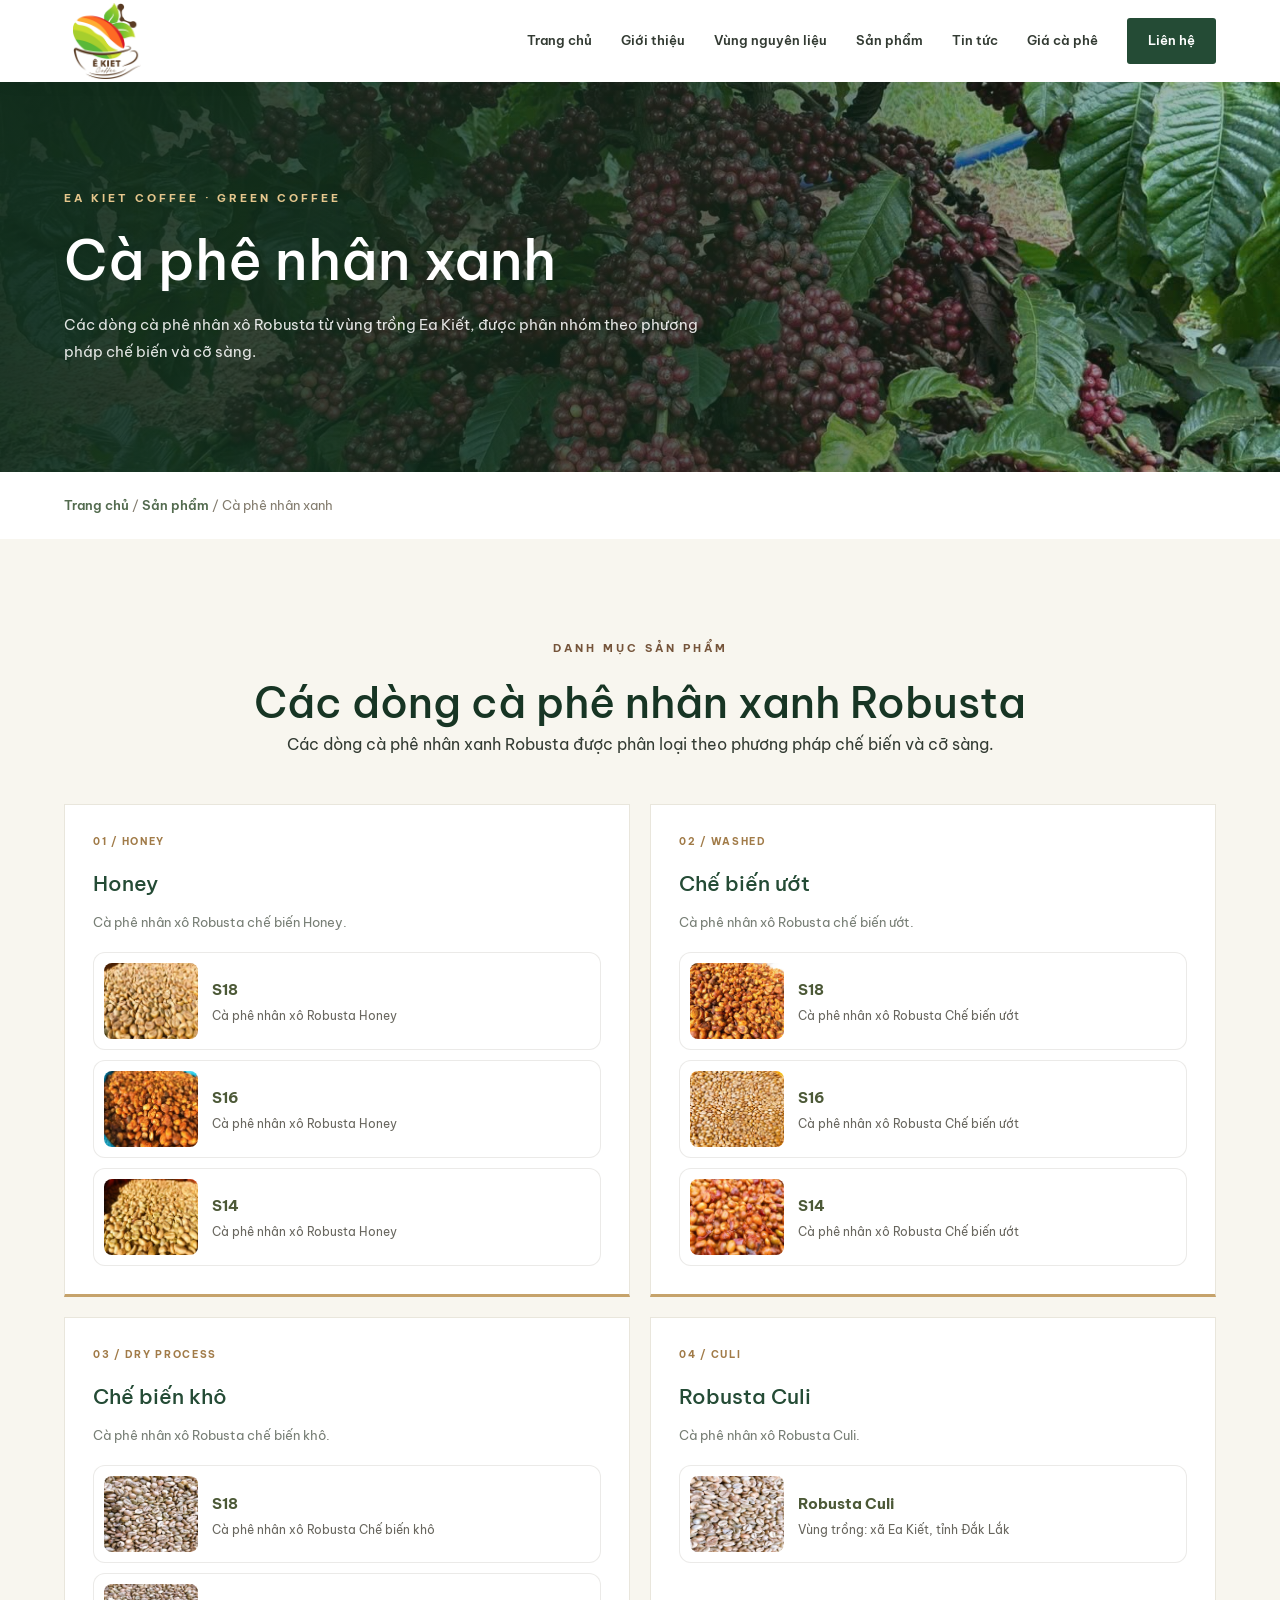
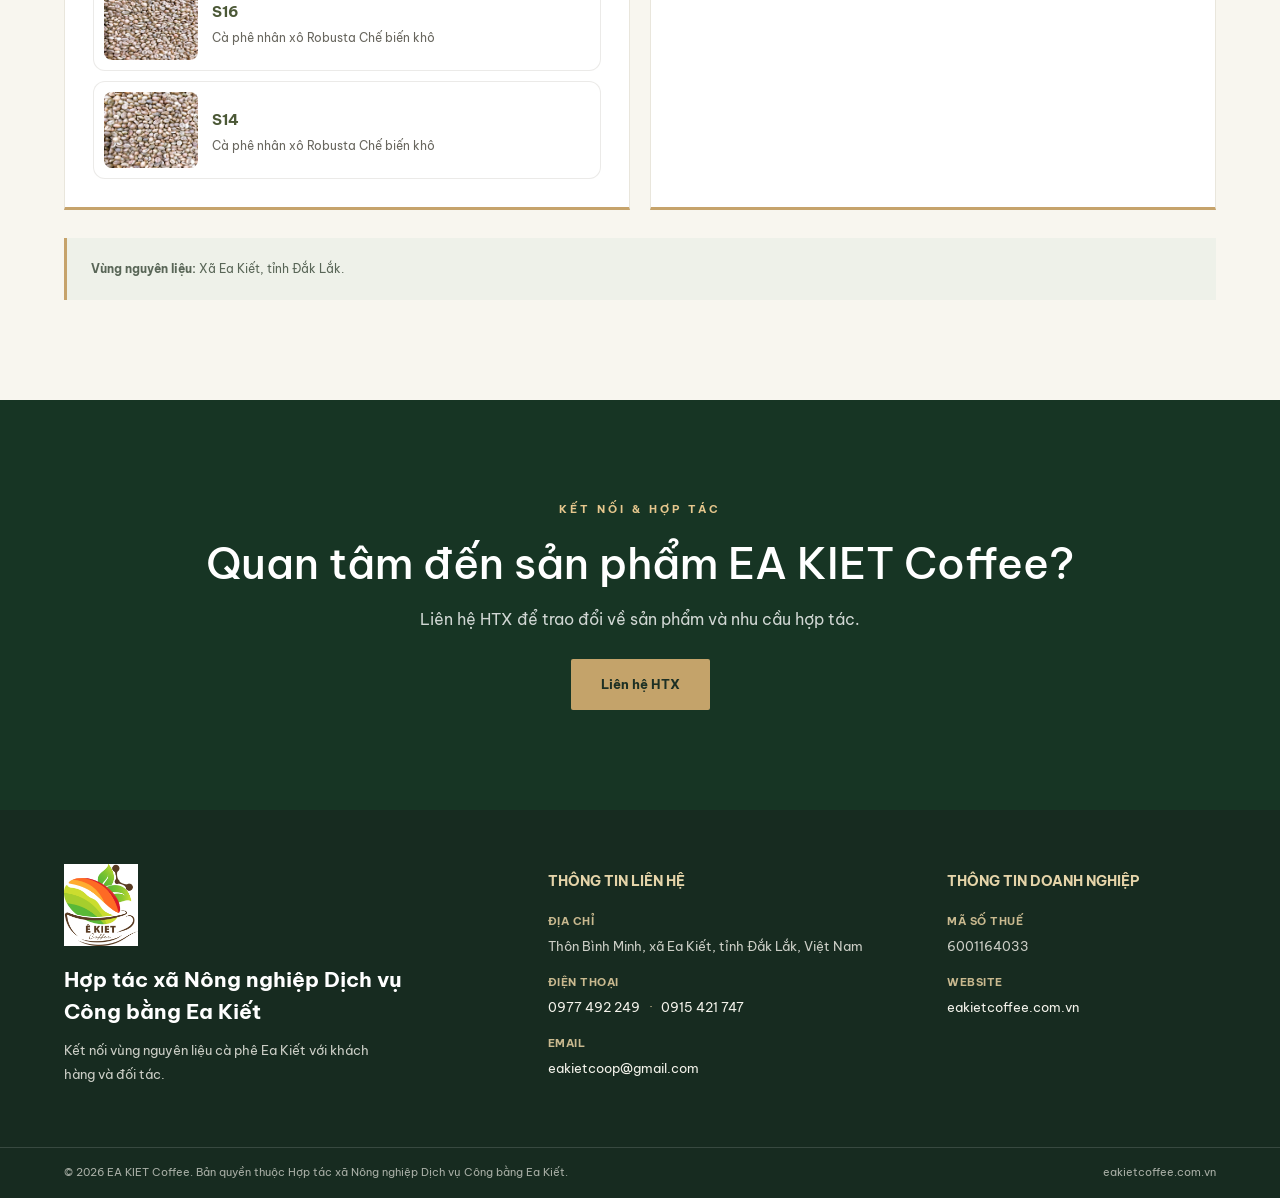
<file: products/green-coffee.html>
<!DOCTYPE html>

<html lang="vi">
<head>
<meta charset="utf-8"/><meta content="width=device-width, initial-scale=1.0" name="viewport"/>
<meta content="Danh mục cà phê nhân xô Robusta Honey, chế biến ướt, chế biến khô và Culi của HTX Ea Kiết." name="description"/>
<link href="https://fonts.googleapis.com" rel="preconnect"/><link crossorigin="" href="https://fonts.gstatic.com" rel="preconnect"/>
<link href="https://fonts.googleapis.com/css2?family=Be+Vietnam+Pro:wght@300;400;500;600;700;800&amp;display=swap" rel="stylesheet"/>
<link href="../images/logo-eakiet.jpg" rel="icon" type="image/jpeg"/>
<title>Cà phê nhân xanh | EA KIET Coffee</title><link href="../style.css" rel="stylesheet"/>
<meta content="EA KIET Coffee" property="og:site_name"/><meta content="website" property="og:type"/><meta content="Cà phê nhân xanh | EA KIET Coffee" property="og:title"/><meta content="Danh mục cà phê nhân xô Robusta Honey, chế biến ướt, chế biến khô và Culi của HTX Ea Kiết." property="og:description"/><meta content="https://eakietcoffee.com.vn/images/vuon-ca-phe-eakiet.jpg" property="og:image"/><meta content="summary_large_image" name="twitter:card"/></head><body>
<header class="header"><div class="container nav-container">
<a aria-label="EA KIET Coffee - Trang chủ" class="brand" href="../index.html#home"><img alt="Logo chính thức EA KIET Coffee" class="brand-logo" src="../images/logo-eakiet.jpg"/></a>
<button aria-expanded="false" aria-label="Mở menu" class="menu-toggle" id="menuToggle">☰</button>
<nav class="navigation" id="navigation"><a href="../index.html#home">Trang chủ</a><a href="../about.html">Giới thiệu</a><a href="../index.html#region">Vùng nguyên liệu</a><a href="../index.html#products">Sản phẩm</a><a href="../news.html">Tin tức</a><a href="../price.html">Giá cà phê</a><a class="nav-contact" href="../contact.html">Liên hệ</a></nav>
</div></header><main>
<section class="product-page-hero" style="background-image:url('../images/vuon-ca-phe-eakiet.jpg')"><div class="container"><span class="section-tag">EA KIET COFFEE · GREEN COFFEE</span><h1>Cà phê nhân xanh</h1><p>Các dòng cà phê nhân xô Robusta từ vùng trồng Ea Kiết, được phân nhóm theo phương pháp chế biến và cỡ sàng. </p></div></section>
<div class="container breadcrumb"><a href="../index.html">Trang chủ</a> / <a href="../index.html#products">Sản phẩm</a> / Cà phê nhân xanh</div>
<section class="section" style="background:#f8f6ef"><div class="container"><div class="product-intro"><span class="section-tag">DANH MỤC SẢN PHẨM</span><h2>Các dòng cà phê nhân xanh Robusta</h2><p>Các dòng cà phê nhân xanh Robusta được phân loại theo phương pháp chế biến và cỡ sàng.</p></div><div class="product-detail-grid product-detail-grid-images"><article class="product-detail-card product-image-card"><span class="product-detail-number">01 / HONEY</span><h3>Honey</h3><p>Cà phê nhân xô Robusta chế biến Honey.</p><div class="product-variant-list"><div class="product-variant"><img alt="Robusta Honey S18" src="../images/green-honey-s18.jpg"/><div><strong>S18</strong><span>Cà phê nhân xô Robusta Honey</span></div></div><div class="product-variant"><img alt="Robusta Honey S16" src="../images/green-honey-s16.jpg"/><div><strong>S16</strong><span>Cà phê nhân xô Robusta Honey</span></div></div><div class="product-variant"><img alt="Robusta Honey S14" src="../images/green-honey-s14.jpg"/><div><strong>S14</strong><span>Cà phê nhân xô Robusta Honey</span></div></div></div></article><article class="product-detail-card product-image-card"><span class="product-detail-number">02 / WASHED</span><h3>Chế biến ướt</h3><p>Cà phê nhân xô Robusta chế biến ướt.</p><div class="product-variant-list"><div class="product-variant"><img alt="Robusta Chế biến ướt S18" src="../images/green-washed-s18.jpg"/><div><strong>S18</strong><span>Cà phê nhân xô Robusta Chế biến ướt</span></div></div><div class="product-variant"><img alt="Robusta Chế biến ướt S16" src="../images/green-washed-s16.jpg"/><div><strong>S16</strong><span>Cà phê nhân xô Robusta Chế biến ướt</span></div></div><div class="product-variant"><img alt="Robusta Chế biến ướt S14" src="../images/green-washed-s14.jpg"/><div><strong>S14</strong><span>Cà phê nhân xô Robusta Chế biến ướt</span></div></div></div></article><article class="product-detail-card product-image-card"><span class="product-detail-number">03 / DRY PROCESS</span><h3>Chế biến khô</h3><p>Cà phê nhân xô Robusta chế biến khô.</p><div class="product-variant-list"><div class="product-variant"><img alt="Robusta Chế biến khô S18" src="../images/green-dry-s18.jpg"/><div><strong>S18</strong><span>Cà phê nhân xô Robusta Chế biến khô</span></div></div><div class="product-variant"><img alt="Robusta Chế biến khô S16" src="../images/green-dry-s16.jpg"/><div><strong>S16</strong><span>Cà phê nhân xô Robusta Chế biến khô</span></div></div><div class="product-variant"><img alt="Robusta Chế biến khô S14" src="../images/green-dry-s14.jpg"/><div><strong>S14</strong><span>Cà phê nhân xô Robusta Chế biến khô</span></div></div></div></article><article class="product-detail-card product-image-card"><span class="product-detail-number">04 / CULI</span><h3>Robusta Culi</h3><p>Cà phê nhân xô Robusta Culi.</p><div class="product-variant-list"><div class="product-variant"><img alt="Cà phê nhân xô Robusta Culi" src="../images/green-washed-culi.jpg"/><div><strong>Robusta Culi</strong><span>Vùng trồng: xã Ea Kiết, tỉnh Đắk Lắk</span></div></div></div></article></div><div class="product-note"><strong>Vùng nguyên liệu:</strong> Xã Ea Kiết, tỉnh Đắk Lắk.</div></div></section><section class="section product-cta"><div class="container"><span class="section-tag">KẾT NỐI &amp; HỢP TÁC</span><h2>Quan tâm đến sản phẩm EA KIET Coffee?</h2><p>Liên hệ HTX để trao đổi về sản phẩm và nhu cầu hợp tác.</p><a class="btn-primary" href="../contact.html">Liên hệ HTX</a></div></section>
</main><footer aria-label="Thông tin Hợp tác xã Ea Kiết" class="eakiet-footer">
<div class="container eakiet-footer-grid">
<div class="eakiet-footer-brand">
<a aria-label="EA KIET Coffee - Trang chủ" class="eakiet-footer-logo" href="../index.html">
<img alt="Logo EA KIET Coffee" loading="lazy" src="../images/logo-eakiet.jpg"/>
</a>
<h2>Hợp tác xã Nông nghiệp Dịch vụ Công bằng Ea Kiết</h2>
<p class="eakiet-footer-intro">Kết nối vùng nguyên liệu cà phê Ea Kiết với khách hàng và đối tác.</p>
</div>
<div class="eakiet-footer-contact">
<h3>Thông tin liên hệ</h3>
<address>
<p><span class="eakiet-footer-label">Địa chỉ</span>Thôn Bình Minh, xã Ea Kiết, tỉnh Đắk Lắk, Việt Nam</p>
<p><span class="eakiet-footer-label">Điện thoại</span><a href="tel:+84977492249">0977 492 249</a><span class="eakiet-footer-separator">·</span><a href="tel:+84915421747">0915 421 747</a></p>
<p><span class="eakiet-footer-label">Email</span><a href="mailto:eakietcoop@gmail.com">eakietcoop@gmail.com</a></p>
</address>
</div>
<div class="eakiet-footer-legal">
<h3>Thông tin doanh nghiệp</h3>
<p><span class="eakiet-footer-label">Mã số thuế</span>6001164033</p>
<p><span class="eakiet-footer-label">Website</span><a href="https://eakietcoffee.com.vn/" rel="home">eakietcoffee.com.vn</a></p>
</div>
</div>
<div class="eakiet-footer-bottom"><div class="container"><span>© 2026 EA KIET Coffee. Bản quyền thuộc Hợp tác xã Nông nghiệp Dịch vụ Công bằng Ea Kiết.</span><a href="https://eakietcoffee.com.vn/">eakietcoffee.com.vn</a></div></div>
</footer><script src="../script.js"></script><script type="application/ld+json">{"@context":"https://schema.org","@type":"Organization","name":"Hợp tác xã Nông nghiệp Dịch vụ Công bằng Ea Kiết","url":"https://eakietcoffee.com.vn/","email":"eakietcoop@gmail.com","telephone":["+84977492249","+84915421747"],"taxID":"6001164033","address":{"@type":"PostalAddress","streetAddress":"Thôn Bình Minh, xã Ea Kiết","addressLocality":"Ea Kiết","addressRegion":"Đắk Lắk","addressCountry":"VN"}}</script></body></html>
</file>
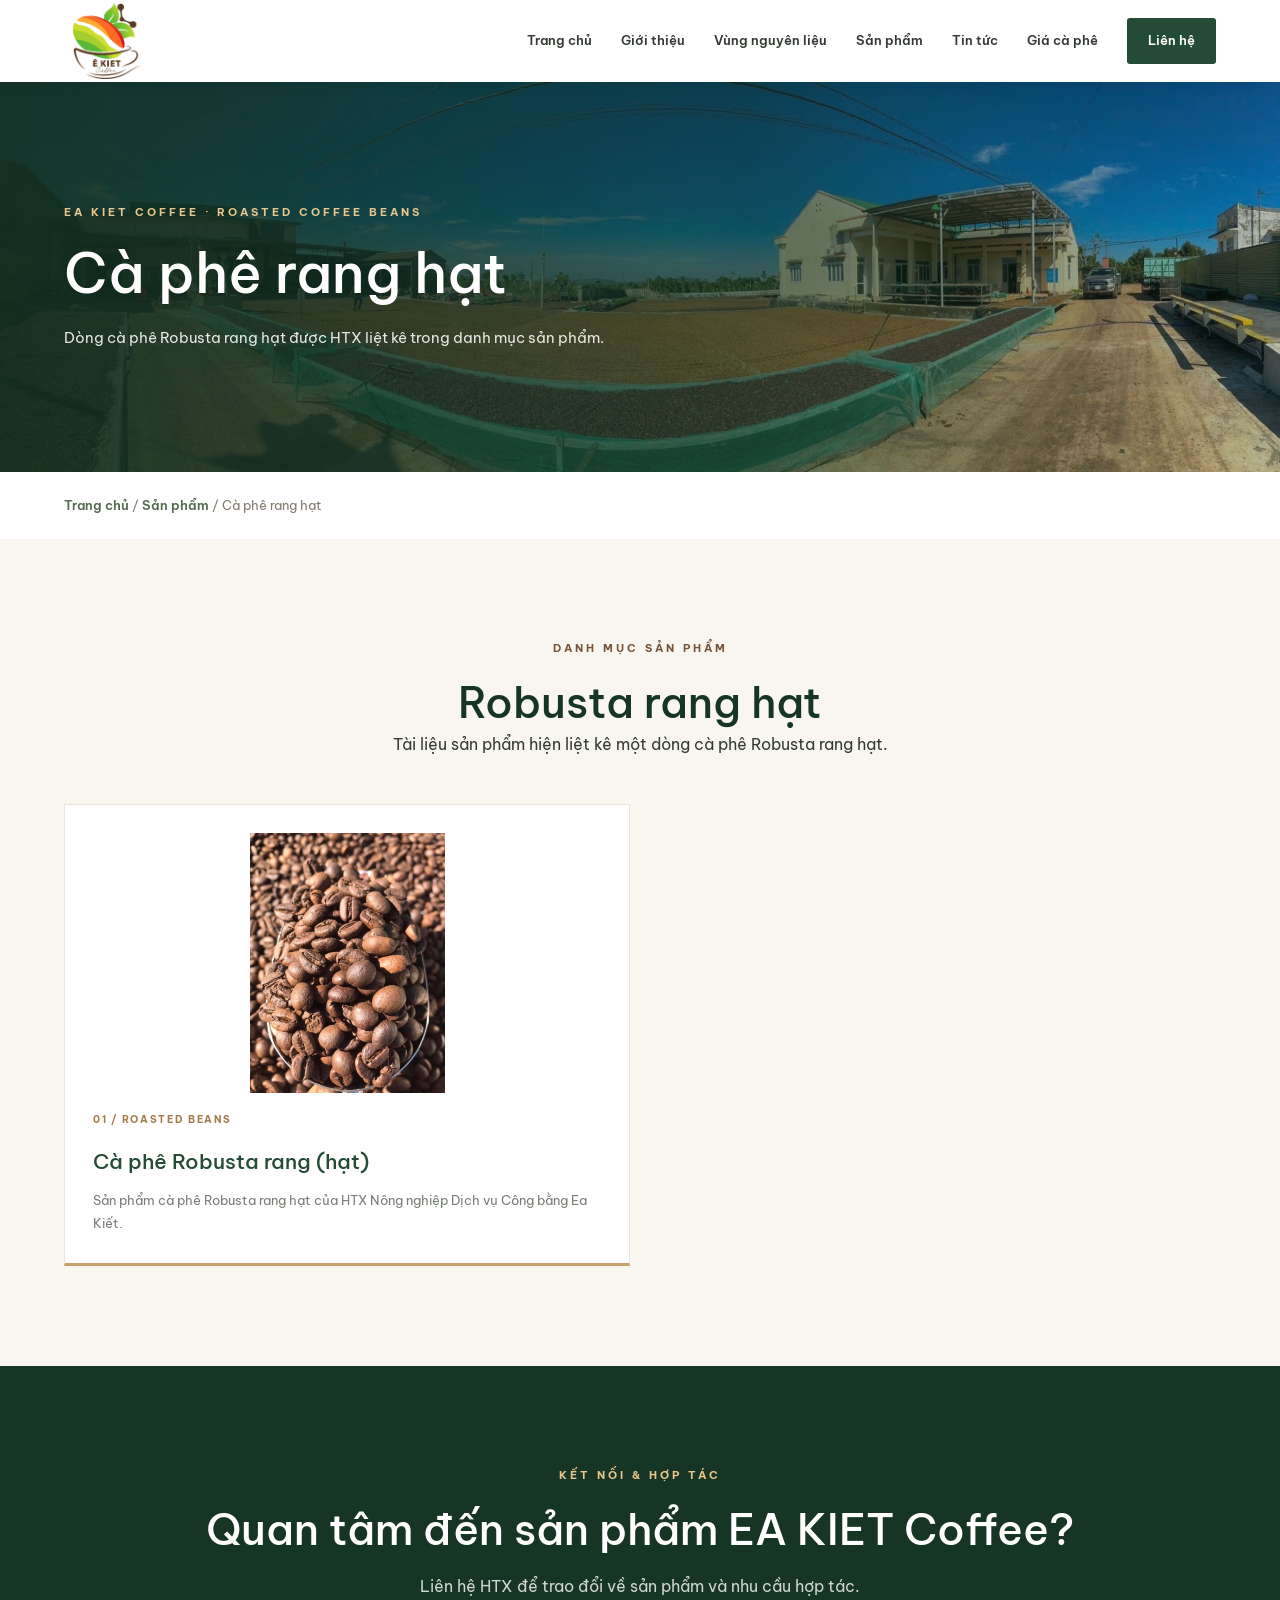
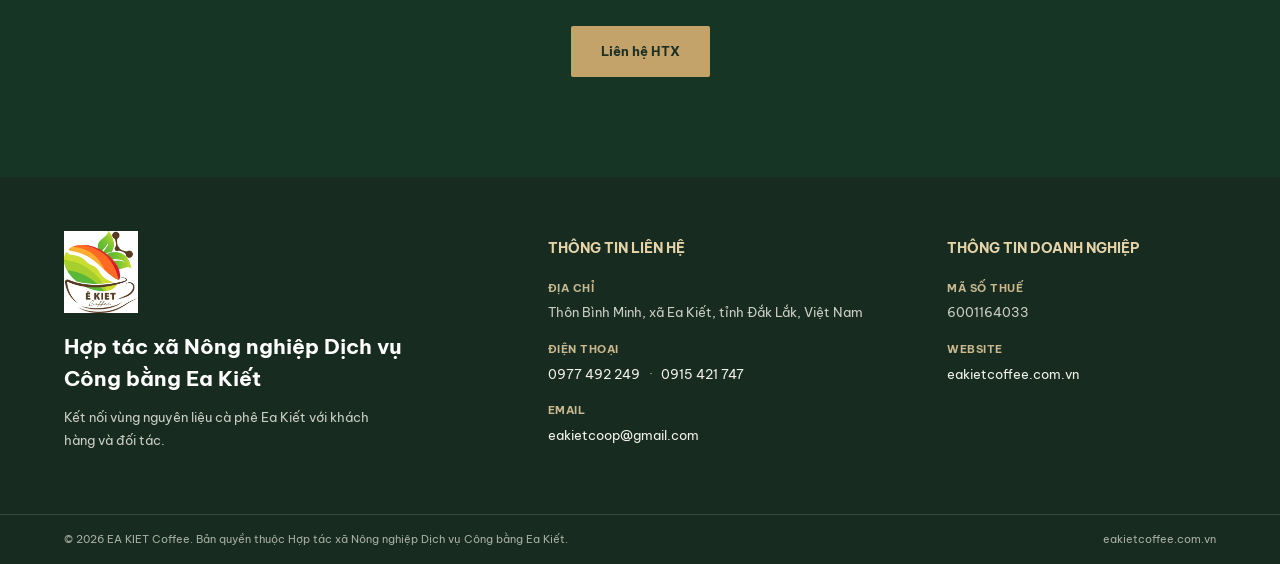
<file: products/roasted-beans.html>
<!DOCTYPE html>

<html lang="vi">
<head>
<meta charset="utf-8"/><meta content="width=device-width, initial-scale=1.0" name="viewport"/>
<meta content="Sản phẩm cà phê Robusta rang hạt của HTX Ea Kiết." name="description"/>
<link href="https://fonts.googleapis.com" rel="preconnect"/><link crossorigin="" href="https://fonts.gstatic.com" rel="preconnect"/>
<link href="https://fonts.googleapis.com/css2?family=Be+Vietnam+Pro:wght@300;400;500;600;700;800&amp;display=swap" rel="stylesheet"/>
<link href="../images/logo-eakiet.jpg" rel="icon" type="image/jpeg"/>
<title>Cà phê rang hạt | EA KIET Coffee</title><link href="../style.css" rel="stylesheet"/>
<meta content="EA KIET Coffee" property="og:site_name"/><meta content="website" property="og:type"/><meta content="Cà phê rang hạt | EA KIET Coffee" property="og:title"/><meta content="Sản phẩm cà phê Robusta rang hạt của HTX Ea Kiết." property="og:description"/><meta content="https://eakietcoffee.com.vn/images/vuon-ca-phe-eakiet.jpg" property="og:image"/><meta content="summary_large_image" name="twitter:card"/></head><body>
<header class="header"><div class="container nav-container">
<a aria-label="EA KIET Coffee - Trang chủ" class="brand" href="../index.html#home"><img alt="Logo chính thức EA KIET Coffee" class="brand-logo" src="../images/logo-eakiet.jpg"/></a>
<button aria-expanded="false" aria-label="Mở menu" class="menu-toggle" id="menuToggle">☰</button>
<nav class="navigation" id="navigation"><a href="../index.html#home">Trang chủ</a><a href="../about.html">Giới thiệu</a><a href="../index.html#region">Vùng nguyên liệu</a><a href="../index.html#products">Sản phẩm</a><a href="../news.html">Tin tức</a><a href="../price.html">Giá cà phê</a><a class="nav-contact" href="../contact.html">Liên hệ</a></nav>
</div></header><main>
<section class="product-page-hero" style="background-image:url('../images/san-phoi-eakiet.jpg')"><div class="container"><span class="section-tag">EA KIET COFFEE · ROASTED COFFEE BEANS</span><h1>Cà phê rang hạt</h1><p>Dòng cà phê Robusta rang hạt được HTX liệt kê trong danh mục sản phẩm.</p></div></section>
<div class="container breadcrumb"><a href="../index.html">Trang chủ</a> / <a href="../index.html#products">Sản phẩm</a> / Cà phê rang hạt</div>
<section class="section" style="background:#f8f6ef"><div class="container"><div class="product-intro"><span class="section-tag">DANH MỤC SẢN PHẨM</span><h2>Robusta rang hạt</h2><p>Tài liệu sản phẩm hiện liệt kê một dòng cà phê Robusta rang hạt.</p></div><div class="product-detail-grid product-detail-grid-images"><article class="product-detail-card product-image-card"><img alt="Hạt cà phê Robusta rang" class="product-pack-image" src="../images/roasted-robusta-beans.jpg"/><span class="product-detail-number">01 / ROASTED BEANS</span><h3>Cà phê Robusta rang (hạt)</h3><p>Sản phẩm cà phê Robusta rang hạt của HTX Nông nghiệp Dịch vụ Công bằng Ea Kiết.</p></article></div></div></section><section class="section product-cta"><div class="container"><span class="section-tag">KẾT NỐI &amp; HỢP TÁC</span><h2>Quan tâm đến sản phẩm EA KIET Coffee?</h2><p>Liên hệ HTX để trao đổi về sản phẩm và nhu cầu hợp tác.</p><a class="btn-primary" href="../contact.html">Liên hệ HTX</a></div></section>
</main><footer aria-label="Thông tin Hợp tác xã Ea Kiết" class="eakiet-footer">
<div class="container eakiet-footer-grid">
<div class="eakiet-footer-brand">
<a aria-label="EA KIET Coffee - Trang chủ" class="eakiet-footer-logo" href="../index.html">
<img alt="Logo EA KIET Coffee" loading="lazy" src="../images/logo-eakiet.jpg"/>
</a>
<h2>Hợp tác xã Nông nghiệp Dịch vụ Công bằng Ea Kiết</h2>
<p class="eakiet-footer-intro">Kết nối vùng nguyên liệu cà phê Ea Kiết với khách hàng và đối tác.</p>
</div>
<div class="eakiet-footer-contact">
<h3>Thông tin liên hệ</h3>
<address>
<p><span class="eakiet-footer-label">Địa chỉ</span>Thôn Bình Minh, xã Ea Kiết, tỉnh Đắk Lắk, Việt Nam</p>
<p><span class="eakiet-footer-label">Điện thoại</span><a href="tel:+84977492249">0977 492 249</a><span class="eakiet-footer-separator">·</span><a href="tel:+84915421747">0915 421 747</a></p>
<p><span class="eakiet-footer-label">Email</span><a href="mailto:eakietcoop@gmail.com">eakietcoop@gmail.com</a></p>
</address>
</div>
<div class="eakiet-footer-legal">
<h3>Thông tin doanh nghiệp</h3>
<p><span class="eakiet-footer-label">Mã số thuế</span>6001164033</p>
<p><span class="eakiet-footer-label">Website</span><a href="https://eakietcoffee.com.vn/" rel="home">eakietcoffee.com.vn</a></p>
</div>
</div>
<div class="eakiet-footer-bottom"><div class="container"><span>© 2026 EA KIET Coffee. Bản quyền thuộc Hợp tác xã Nông nghiệp Dịch vụ Công bằng Ea Kiết.</span><a href="https://eakietcoffee.com.vn/">eakietcoffee.com.vn</a></div></div>
</footer><script src="../script.js"></script><script type="application/ld+json">{"@context":"https://schema.org","@type":"Organization","name":"Hợp tác xã Nông nghiệp Dịch vụ Công bằng Ea Kiết","url":"https://eakietcoffee.com.vn/","email":"eakietcoop@gmail.com","telephone":["+84977492249","+84915421747"],"taxID":"6001164033","address":{"@type":"PostalAddress","streetAddress":"Thôn Bình Minh, xã Ea Kiết","addressLocality":"Ea Kiết","addressRegion":"Đắk Lắk","addressCountry":"VN"}}</script></body></html>
</file>
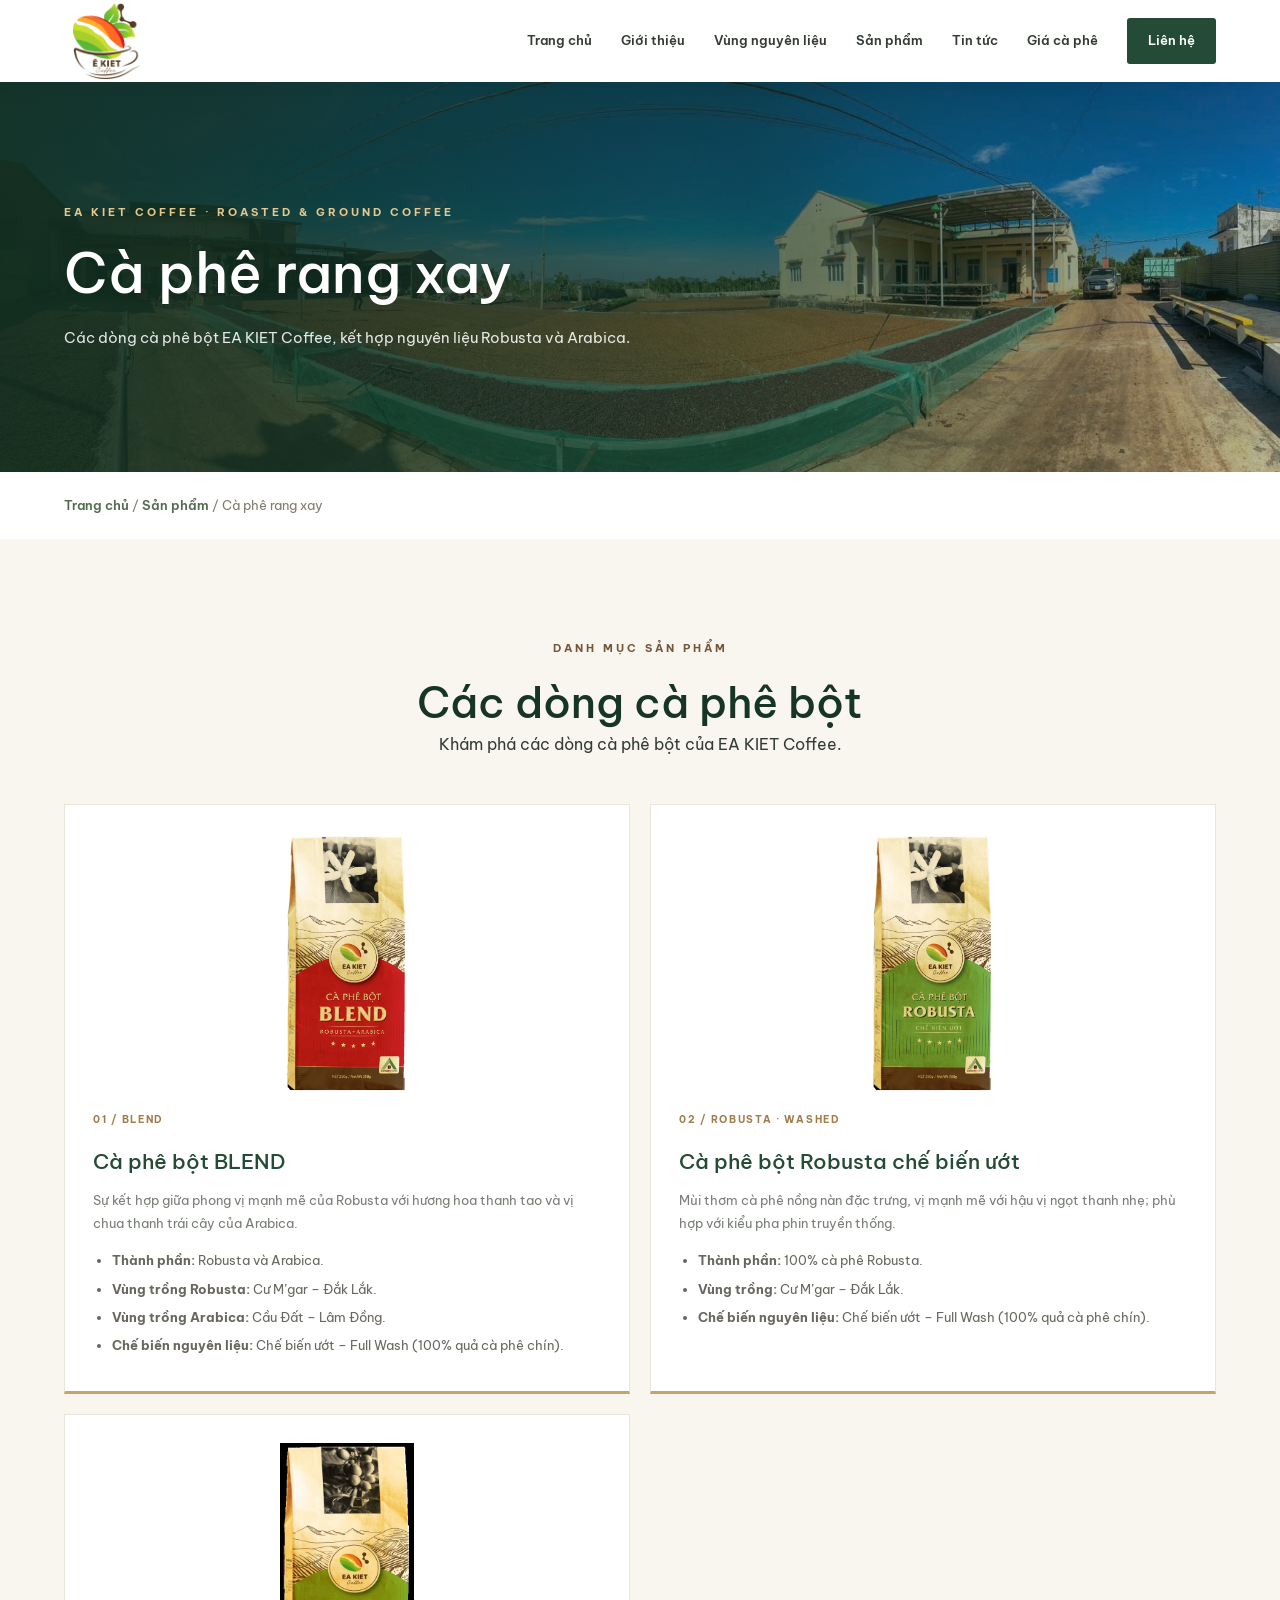
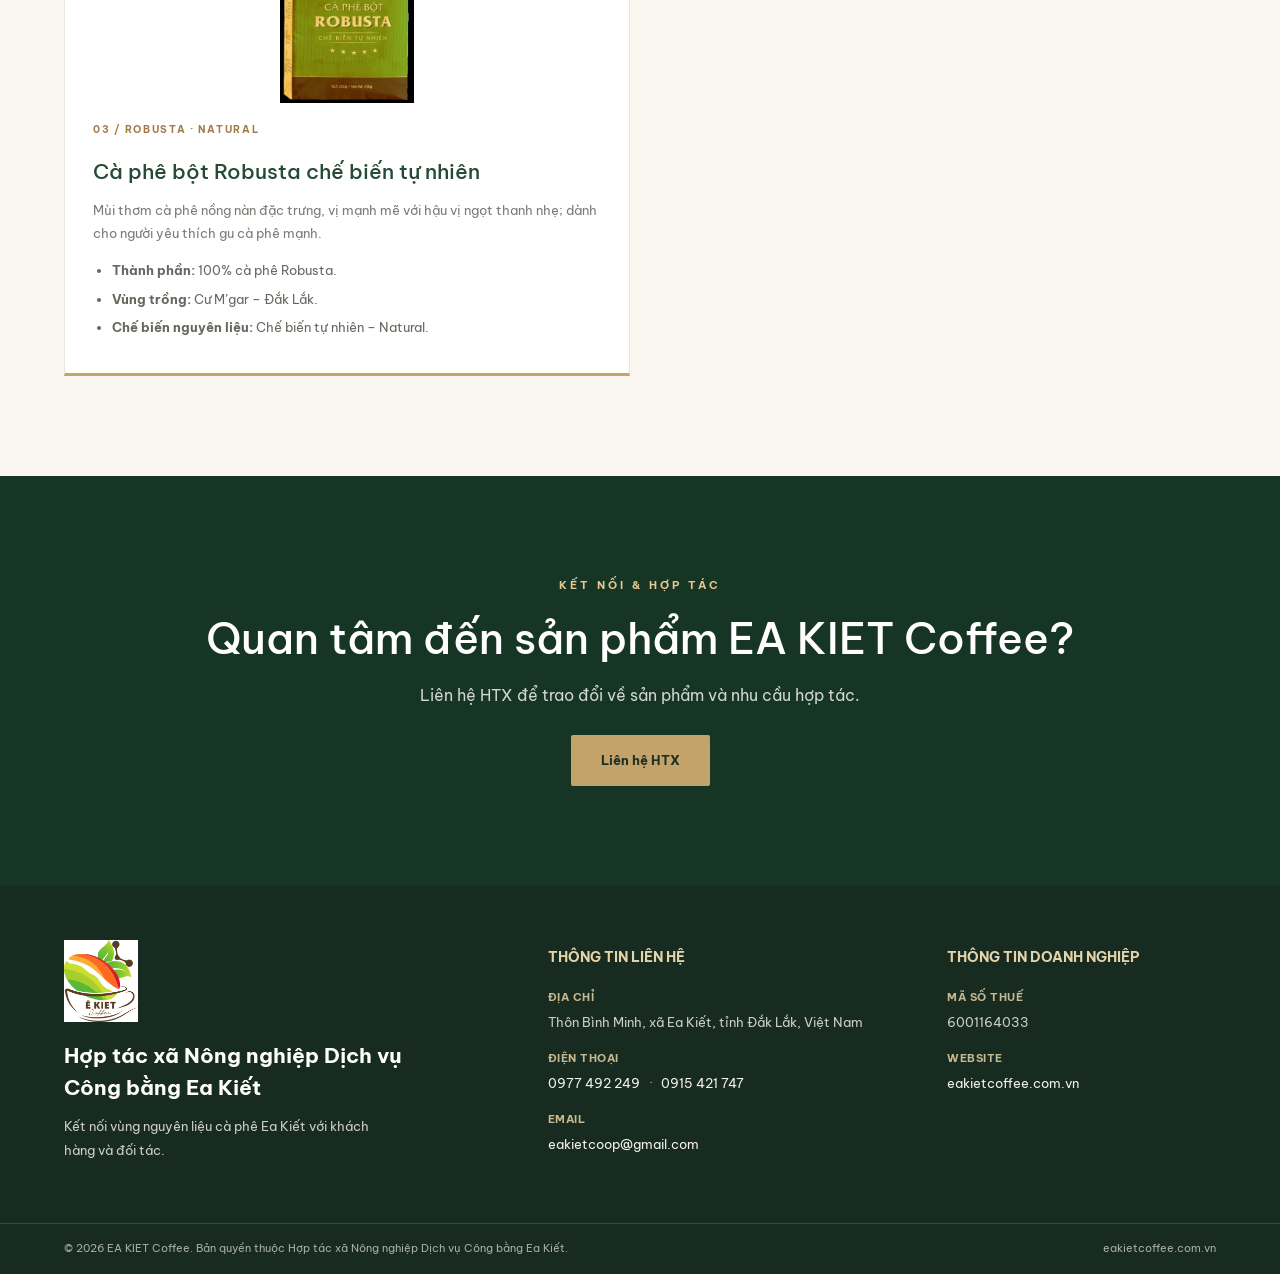
<file: products/roasted-coffee.html>
<!DOCTYPE html>

<html lang="vi">
<head>
<meta charset="utf-8"/><meta content="width=device-width, initial-scale=1.0" name="viewport"/>
<meta content="Các sản phẩm cà phê bột BLEND và Robusta của HTX Ea Kiết." name="description"/>
<link href="https://fonts.googleapis.com" rel="preconnect"/><link crossorigin="" href="https://fonts.gstatic.com" rel="preconnect"/>
<link href="https://fonts.googleapis.com/css2?family=Be+Vietnam+Pro:wght@300;400;500;600;700;800&amp;display=swap" rel="stylesheet"/>
<link href="../images/logo-eakiet.jpg" rel="icon" type="image/jpeg"/>
<title>Cà phê rang xay | EA KIET Coffee</title><link href="../style.css" rel="stylesheet"/>
<meta content="EA KIET Coffee" property="og:site_name"/><meta content="website" property="og:type"/><meta content="Cà phê rang xay | EA KIET Coffee" property="og:title"/><meta content="Các sản phẩm cà phê bột BLEND và Robusta của HTX Ea Kiết." property="og:description"/><meta content="https://eakietcoffee.com.vn/images/vuon-ca-phe-eakiet.jpg" property="og:image"/><meta content="summary_large_image" name="twitter:card"/></head><body>
<header class="header"><div class="container nav-container">
<a aria-label="EA KIET Coffee - Trang chủ" class="brand" href="../index.html#home"><img alt="Logo chính thức EA KIET Coffee" class="brand-logo" src="../images/logo-eakiet.jpg"/></a>
<button aria-expanded="false" aria-label="Mở menu" class="menu-toggle" id="menuToggle">☰</button>
<nav class="navigation" id="navigation"><a href="../index.html#home">Trang chủ</a><a href="../about.html">Giới thiệu</a><a href="../index.html#region">Vùng nguyên liệu</a><a href="../index.html#products">Sản phẩm</a><a href="../news.html">Tin tức</a><a href="../price.html">Giá cà phê</a><a class="nav-contact" href="../contact.html">Liên hệ</a></nav>
</div></header><main>
<section class="product-page-hero" style="background-image:url('../images/san-phoi-eakiet.jpg')"><div class="container"><span class="section-tag">EA KIET COFFEE · ROASTED &amp; GROUND COFFEE</span><h1>Cà phê rang xay</h1><p>Các dòng cà phê bột EA KIET Coffee, kết hợp nguyên liệu Robusta và Arabica.</p></div></section>
<div class="container breadcrumb"><a href="../index.html">Trang chủ</a> / <a href="../index.html#products">Sản phẩm</a> / Cà phê rang xay</div>
<section class="section" style="background:#f8f6ef"><div class="container"><div class="product-intro"><span class="section-tag">DANH MỤC SẢN PHẨM</span><h2>Các dòng cà phê bột</h2><p>Khám phá các dòng cà phê bột của EA KIET Coffee.</p></div><div class="product-detail-grid product-detail-grid-images">
<article class="product-detail-card product-image-card"><img alt="Bao bì cà phê bột BLEND EA KIET Coffee" class="product-pack-image" src="../images/coffee-blend-package.jpg"/><span class="product-detail-number">01 / BLEND</span><h3>Cà phê bột BLEND</h3><p>Sự kết hợp giữa phong vị mạnh mẽ của Robusta với hương hoa thanh tao và vị chua thanh trái cây của Arabica.</p><ul><li><strong>Thành phần:</strong> Robusta và Arabica.</li><li><strong>Vùng trồng Robusta:</strong> Cư M’gar – Đắk Lắk.</li><li><strong>Vùng trồng Arabica:</strong> Cầu Đất – Lâm Đồng.</li><li><strong>Chế biến nguyên liệu:</strong> Chế biến ướt – Full Wash (100% quả cà phê chín).</li></ul></article>
<article class="product-detail-card product-image-card"><img alt="Bao bì cà phê bột Robusta chế biến ướt EA KIET Coffee" class="product-pack-image" src="../images/coffee-robusta-washed-package.jpg"/><span class="product-detail-number">02 / ROBUSTA · WASHED</span><h3>Cà phê bột Robusta chế biến ướt</h3><p>Mùi thơm cà phê nồng nàn đặc trưng, vị mạnh mẽ với hậu vị ngọt thanh nhẹ; phù hợp với kiểu pha phin truyền thống.</p><ul><li><strong>Thành phần:</strong> 100% cà phê Robusta.</li><li><strong>Vùng trồng:</strong> Cư M’gar – Đắk Lắk.</li><li><strong>Chế biến nguyên liệu:</strong> Chế biến ướt – Full Wash (100% quả cà phê chín).</li></ul></article>
<article class="product-detail-card product-image-card"><img alt="Bao bì cà phê bột Robusta chế biến tự nhiên EA KIET Coffee" class="product-pack-image" src="../images/coffee-robusta-natural-package.jpg"/><span class="product-detail-number">03 / ROBUSTA · NATURAL</span><h3>Cà phê bột Robusta chế biến tự nhiên</h3><p>Mùi thơm cà phê nồng nàn đặc trưng, vị mạnh mẽ với hậu vị ngọt thanh nhẹ; dành cho người yêu thích gu cà phê mạnh.</p><ul><li><strong>Thành phần:</strong> 100% cà phê Robusta.</li><li><strong>Vùng trồng:</strong> Cư M’gar – Đắk Lắk.</li><li><strong>Chế biến nguyên liệu:</strong> Chế biến tự nhiên – Natural.</li></ul></article>
</div></div></section><section class="section product-cta"><div class="container"><span class="section-tag">KẾT NỐI &amp; HỢP TÁC</span><h2>Quan tâm đến sản phẩm EA KIET Coffee?</h2><p>Liên hệ HTX để trao đổi về sản phẩm và nhu cầu hợp tác.</p><a class="btn-primary" href="../contact.html">Liên hệ HTX</a></div></section>
</main><footer aria-label="Thông tin Hợp tác xã Ea Kiết" class="eakiet-footer">
<div class="container eakiet-footer-grid">
<div class="eakiet-footer-brand">
<a aria-label="EA KIET Coffee - Trang chủ" class="eakiet-footer-logo" href="../index.html">
<img alt="Logo EA KIET Coffee" loading="lazy" src="../images/logo-eakiet.jpg"/>
</a>
<h2>Hợp tác xã Nông nghiệp Dịch vụ Công bằng Ea Kiết</h2>
<p class="eakiet-footer-intro">Kết nối vùng nguyên liệu cà phê Ea Kiết với khách hàng và đối tác.</p>
</div>
<div class="eakiet-footer-contact">
<h3>Thông tin liên hệ</h3>
<address>
<p><span class="eakiet-footer-label">Địa chỉ</span>Thôn Bình Minh, xã Ea Kiết, tỉnh Đắk Lắk, Việt Nam</p>
<p><span class="eakiet-footer-label">Điện thoại</span><a href="tel:+84977492249">0977 492 249</a><span class="eakiet-footer-separator">·</span><a href="tel:+84915421747">0915 421 747</a></p>
<p><span class="eakiet-footer-label">Email</span><a href="mailto:eakietcoop@gmail.com">eakietcoop@gmail.com</a></p>
</address>
</div>
<div class="eakiet-footer-legal">
<h3>Thông tin doanh nghiệp</h3>
<p><span class="eakiet-footer-label">Mã số thuế</span>6001164033</p>
<p><span class="eakiet-footer-label">Website</span><a href="https://eakietcoffee.com.vn/" rel="home">eakietcoffee.com.vn</a></p>
</div>
</div>
<div class="eakiet-footer-bottom"><div class="container"><span>© 2026 EA KIET Coffee. Bản quyền thuộc Hợp tác xã Nông nghiệp Dịch vụ Công bằng Ea Kiết.</span><a href="https://eakietcoffee.com.vn/">eakietcoffee.com.vn</a></div></div>
</footer><script src="../script.js"></script><script type="application/ld+json">{"@context":"https://schema.org","@type":"Organization","name":"Hợp tác xã Nông nghiệp Dịch vụ Công bằng Ea Kiết","url":"https://eakietcoffee.com.vn/","email":"eakietcoop@gmail.com","telephone":["+84977492249","+84915421747"],"taxID":"6001164033","address":{"@type":"PostalAddress","streetAddress":"Thôn Bình Minh, xã Ea Kiết","addressLocality":"Ea Kiết","addressRegion":"Đắk Lắk","addressCountry":"VN"}}</script></body></html>
</file>
<file: style.css>
/* =====================================
   EA KIET COFFEE - MAIN STYLESHEET
===================================== */

:root {
    --green: #244b35;
    --green-dark: #173524;
    --green-light: #e9eee7;
    --brown: #75543a;
    --cream: #f8f6ef;
    --white: #ffffff;
    --text: #333b33;
    --muted: #777e75;
    --gold: #c4a36a;
}

* {
    margin: 0;
    padding: 0;
    box-sizing: border-box;
}

html {
    scroll-behavior: smooth;
    scroll-padding-top: 85px;
}

/* FONT CHUẨN TIẾNG VIỆT */

body {
    font-family: 'Be Vietnam Pro', 'Noto Sans', sans-serif;
    color: var(--text);
    line-height: 1.8;
    font-weight: 400;
    -webkit-font-smoothing: antialiased;
}

/* TIÊU ĐỀ - HỖ TRỢ TIẾNG VIỆT */

h1, h2, h3 {
    font-family: 'Noto Serif', Georgia, serif;
    font-weight: 500;
    letter-spacing: normal;
}

/* TIÊU ĐỀ BANNER */

.hero h1 {
    font-family: 'Noto Serif', Georgia, serif;
    font-weight: 500;
    line-height: 1.25;
    letter-spacing: normal;
}

/* TIÊU ĐỀ CÁC KHU VỰC */

.section h2 {
    font-family: 'Noto Serif', Georgia, serif;
    font-weight: 500;
    letter-spacing: normal;
}

/* MENU */

.navigation a {
    font-family: 'Be Vietnam Pro', sans-serif;
    font-weight: 600;
}

/* NỘI DUNG */

p, span, a, button {
    font-family: 'Be Vietnam Pro', 'Noto Sans', sans-serif;
}

/* TIÊU ĐỀ THƯƠNG HIỆU */

.brand-name,
.brand-sub {
    font-family: 'Be Vietnam Pro', sans-serif;
}

img {
    display: block;
    width: 100%;
    object-fit: cover;
}

a {
    text-decoration: none;
    color: inherit;
}

.container {
    width: min(1160px, 90%);
    margin: auto;
}

/* HEADER */

.header {
    position: sticky;
    top: 0;
    z-index: 1000;
    background: var(--white);
    box-shadow: 0 2px 15px rgba(0,0,0,0.06);
}

.nav-container {
    min-height: 82px;
    display: flex;
    justify-content: space-between;
    align-items: center;
}

.brand {
    display: flex;
    flex-direction: column;
    line-height: 1;
    color: var(--green);
    width: fit-content;
}

.brand-name {
    font-size: 27px;
    font-weight: 800;
    letter-spacing: 3px;
}

.brand-sub {
    font-size: 12px;
    letter-spacing: 6px;
    margin-top: 6px;
    color: var(--brown);
}

.navigation {
    display: flex;
    align-items: center;
    gap: 29px;
}

.navigation a {
    font-size: 13px;
    font-weight: 600;
    transition: 0.3s;
}

.navigation a:hover {
    color: var(--gold);
}

.nav-contact {
    padding: 11px 21px;
    background: var(--green);
    color: white !important;
    border-radius: 3px;
}

.menu-toggle {
    display: none;
    background: none;
    border: none;
    font-size: 27px;
    cursor: pointer;
    color: var(--green);
}

/* HERO */

.hero {
    position: relative;
    min-height: 650px;
    display: flex;
    align-items: center;
    color: white;
    background:
        url("https://images.unsplash.com/photo-1442512595331-e89e73853f31?w=2000")
        center/cover no-repeat;
}

.hero-overlay {
    position: absolute;
    inset: 0;
    background: linear-gradient(
        90deg,
        rgba(17, 39, 25, 0.88),
        rgba(17, 39, 25, 0.40),
        rgba(17, 39, 25, 0.08)
    );
}

.hero-content {
    position: relative;
    z-index: 1;
    padding-top: 50px;
    padding-bottom: 50px;
}

.eyebrow {
    display: block;
    color: #e4c48c;
    letter-spacing: 4px;
    font-size: 12px;
    font-weight: bold;
    margin-bottom: 22px;
}

.hero h1 {
    font-family: Georgia, serif;
    font-size: clamp(40px, 6vw, 68px);
    line-height: 1.15;
    font-weight: 500;
    margin-bottom: 25px;
}

.hero-content p {
    max-width: 550px;
    font-size: 17px;
    color: #f0f0e9;
    margin-bottom: 35px;
}

.btn-primary {
    display: inline-block;
    padding: 14px 30px;
    background: var(--gold);
    color: #1d3024;
    font-size: 13px;
    font-weight: bold;
    transition: 0.3s;
    border-radius: 2px;
}

.btn-primary:hover {
    background: white;
    transform: translateY(-3px);
}

.hero-note {
    position: absolute;
    right: 5%;
    bottom: 25px;
    z-index: 1;
    font-size: 10px;
    letter-spacing: 3px;
}

/* COMMON SECTIONS */

.section {
    padding: 100px 0;
}

.section-tag {
    display: block;
    color: var(--brown);
    font-size: 11px;
    font-weight: bold;
    letter-spacing: 3px;
    margin-bottom: 17px;
}

.section h2 {
    font-family: Georgia, serif;
    color: var(--green-dark);
    font-size: clamp(30px, 4vw, 43px);
    line-height: 1.25;
    font-weight: 500;
}

.section-heading {
    text-align: center;
    max-width: 680px;
    margin: 0 auto 55px;
}

.section-heading p {
    color: var(--muted);
    margin-top: 17px;
}

/* ABOUT */

.about {
    background: var(--cream);
}

.about-grid {
    display: grid;
    grid-template-columns: 1fr 1fr;
    gap: 85px;
    align-items: center;
}

.about-image {
    position: relative;
}

.about-image img {
    height: 450px;
    border-radius: 3px;
}

.image-label {
    position: absolute;
    right: -20px;
    bottom: 25px;
    background: var(--green);
    color: white;
    padding: 20px 30px;
    display: flex;
    flex-direction: column;
}

.image-label strong {
    font-size: 30px;
    color: var(--gold);
}

.image-label span {
    font-size: 12px;
}

.about-content p {
    margin-top: 20px;
    color: var(--muted);
}

.text-link {
    display: inline-block;
    color: var(--green);
    font-weight: bold;
    margin-top: 27px;
}

/* REGION */

.region {
    background: white;
}

.stats-grid {
    display: grid;
    grid-template-columns: repeat(3, 1fr);
    gap: 25px;
}

.stat-card {
    background: var(--green-light);
    text-align: center;
    padding: 40px 20px;
    border-bottom: 3px solid var(--gold);
}

.stat-card strong {
    display: block;
    color: var(--green);
    font-family: Georgia, serif;
    font-size: 35px;
}

.stat-card span {
    color: var(--muted);
    font-size: 13px;
}

/* PRODUCTS */

.products {
    background: var(--cream);
}

.product-grid {
    display: grid;
    grid-template-columns: repeat(3, 1fr);
    gap: 28px;
}

.product-card {
    background: white;
    overflow: hidden;
    transition: 0.3s;
}

.product-card:hover {
    transform: translateY(-7px);
    box-shadow: 0 12px 35px rgba(0,0,0,0.08);
}

.product-card img {
    height: 280px;
}

.product-info {
    padding: 25px;
}

.product-info h3 {
    color: var(--green);
    font-family: Georgia, serif;
    font-size: 22px;
}

.product-info p {
    font-size: 14px;
    color: var(--muted);
    margin-top: 10px;
}

/* CERTIFICATION */

.certification {
    background: var(--green-dark);
    text-align: center;
    color: white;
}

.certification h2 {
    color: white;
}

.certification p {
    max-width: 650px;
    margin: 20px auto;
    color: #d4dfd4;
}

.certification .section-tag {
    color: var(--gold);
}

.certification-tags {
    display: flex;
    justify-content: center;
    flex-wrap: wrap;
    gap: 15px;
    margin-top: 35px;
}

.certification-tags span {
    border: 1px solid var(--gold);
    padding: 12px 20px;
    font-size: 11px;
    letter-spacing: 1px;
}

/* NEWS */

.news {
    background: white;
}

.news-placeholder {
    padding: 55px;
    text-align: center;
    background: var(--cream);
    color: var(--muted);
}

/* CONTACT */

.contact {
    background: var(--green-light);
    text-align: center;
}

.contact p {
    margin: 20px 0 30px;
    color: var(--muted);
}

/* FOOTER */

.footer {
    background: #142b1d;
    color: white;
    padding: 55px 0 25px;
}

.footer-brand {
    color: white;
    margin-bottom: 25px;
}

.footer-brand .brand-sub {
    color: var(--gold);
}

.footer-content p {
    font-size: 13px;
    color: #c8d0c8;
}

.footer-bottom {
    border-top: 1px solid rgba(255,255,255,0.15);
    margin-top: 40px;
    padding-top: 20px;
    font-size: 12px;
    color: #b5c0b5;
}

/* MOBILE */

@media (max-width: 900px) {
    .menu-toggle {
        display: block;
    }

    .navigation {
        display: none;
        position: absolute;
        top: 82px;
        left: 0;
        width: 100%;
        background: white;
        padding: 20px 5%;
        flex-direction: column;
        align-items: stretch;
        gap: 15px;
        box-shadow: 0 8px 15px rgba(0,0,0,0.08);
    }

    .navigation.active {
        display: flex;
    }

    .navigation a {
        padding: 8px 0;
    }

    .nav-contact {
        text-align: center;
    }

    .about-grid {
        grid-template-columns: 1fr;
        gap: 50px;
    }

    .product-grid {
        grid-template-columns: 1fr 1fr;
    }

    .about-image img {
        height: 350px;
    }
}

@media (max-width: 600px) {
    .nav-container {
        min-height: 72px;
    }

    .navigation {
        top: 72px;
    }

    .hero {
        min-height: 550px;
    }

    .hero-content p {
        font-size: 15px;
    }

    .section {
        padding: 70px 0;
    }

    .stats-grid,
    .product-grid {
        grid-template-columns: 1fr;
    }

    .stat-card {
        padding: 30px;
    }

    .product-card img {
        height: 240px;
    }

    .image-label {
        right: 0;
    }

    .certification-tags {
        flex-direction: column;
    }

    .news-placeholder {
        padding: 30px 15px;
    }
}


/* =========================================
   EA KIET COFFEE - HERO BANNER REDESIGN
   Ảnh thật do HTX cung cấp
========================================= */

.brand {
    flex-shrink: 0;
}

.brand-logo {
    display: block;
    width: 86px;
    height: 76px;
    object-fit: contain;
    object-position: center;
}

.footer-logo {
    display: block;
    width: 105px;
    height: 92px;
    object-fit: contain;
    object-position: left center;
    background: #fff;
    border-radius: 4px;
}

.hero-eakiet {
    min-height: 650px;
    overflow: hidden;
    background:
        linear-gradient(90deg, rgba(13, 37, 24, .96) 0%, rgba(17, 48, 31, .86) 42%, rgba(17, 48, 31, .28) 100%),
        url("images/san-phoi-eakiet.jpg") center 52% / cover no-repeat;
}

.hero-eakiet .hero-overlay {
    background:
        linear-gradient(90deg, rgba(13, 37, 24, .22), rgba(13, 37, 24, .08)),
        linear-gradient(0deg, rgba(10, 25, 17, .28), transparent 42%);
}

.hero-layout {
    position: relative;
    z-index: 2;
    display: grid;
    grid-template-columns: minmax(0, 1.05fr) minmax(360px, .95fr);
    align-items: center;
    gap: clamp(30px, 5vw, 76px);
    padding-top: 70px;
    padding-bottom: 82px;
}

.hero-eakiet .hero-content {
    padding: 0;
    max-width: 610px;
}

.hero-eakiet .eyebrow {
    color: #e7c98f;
    letter-spacing: 3.5px;
    margin-bottom: 22px;
}

.hero-eakiet h1 {
    max-width: 700px;
    color: #fff;
    font-family: 'Noto Serif', Georgia, serif;
    font-size: clamp(36px, 4.3vw, 61px);
    line-height: 1.19;
    letter-spacing: -.6px;
    font-weight: 600;
    margin: 0 0 23px;
}

.hero-eakiet h1 em {
    color: #e8cc96;
    font-style: normal;
}

.hero-eakiet .hero-content p {
    max-width: 520px;
    color: rgba(255,255,255,.9);
    font-size: 16px;
    line-height: 1.85;
    margin-bottom: 29px;
}

.hero-actions {
    display: flex;
    align-items: center;
    flex-wrap: wrap;
    gap: 24px;
}

.hero-eakiet .btn-primary {
    background: #d1ad70;
    color: #1c3022;
    border-radius: 3px;
    padding: 15px 25px;
}

.hero-secondary-link {
    color: #fff;
    font-size: 13px;
    font-weight: 600;
    transition: color .25s ease;
}

.hero-secondary-link:hover {
    color: #e8cc96;
}

.hero-secondary-link span {
    padding-left: 5px;
}

.hero-proof {
    display: flex;
    align-items: center;
    gap: 12px;
    margin-top: 54px;
    color: rgba(255,255,255,.72);
    font-size: 9px;
    letter-spacing: 1.7px;
    line-height: 1.7;
}

.proof-line {
    width: 34px;
    height: 1px;
    flex: 0 0 34px;
    background: #d1ad70;
}

.hero-photo-stack {
    position: relative;
    min-height: 430px;
    width: 100%;
}

.hero-photo-main {
    position: absolute;
    top: 0;
    right: 0;
    width: 77%;
    height: 365px;
    overflow: hidden;
    border: 7px solid rgba(255,255,255,.92);
    border-radius: 4px;
    box-shadow: 0 24px 60px rgba(0,0,0,.28);
}

.hero-photo-main img {
    width: 100%;
    height: 100%;
    object-fit: cover;
    object-position: center 43%;
}

.hero-photo-main figcaption {
    position: absolute;
    left: 0;
    bottom: 0;
    padding: 12px 16px;
    color: #fff;
    background: rgba(20, 48, 31, .86);
    font-size: 9px;
    font-weight: 700;
    letter-spacing: 2px;
}

.hero-photo-inset {
    position: absolute;
    left: 0;
    bottom: 0;
    width: 56%;
    padding: 7px 7px 0;
    background: #fff;
    border-radius: 3px;
    box-shadow: 0 18px 45px rgba(0,0,0,.3);
}

.hero-photo-inset img {
    width: 100%;
    height: 175px;
    object-fit: cover;
    object-position: center 55%;
}

.hero-photo-inset span {
    display: block;
    padding: 9px 7px 10px;
    color: #52634f;
    font-size: 8px;
    font-weight: 700;
    letter-spacing: 1.2px;
}

.hero-photo-inset strong {
    color: #a77e43;
}

.hero-eakiet .hero-note {
    color: rgba(255,255,255,.85);
    font-size: 9px;
    letter-spacing: 2.5px;
}

/* Tablet */
@media (max-width: 900px) {
    .brand-logo {
        width: 76px;
        height: 68px;
    }

    .hero-layout {
        grid-template-columns: 1fr;
        gap: 35px;
        padding-top: 58px;
        padding-bottom: 78px;
    }

    .hero-eakiet .hero-content {
        max-width: 700px;
    }

    .hero-photo-stack {
        min-height: 360px;
        max-width: 620px;
        width: 100%;
        margin: 0 auto;
    }

    .hero-photo-main {
        width: 78%;
        height: 310px;
    }

    .hero-photo-inset {
        width: 48%;
    }

    .hero-photo-inset img {
        height: 135px;
    }
}

/* Mobile */
@media (max-width: 600px) {
    .brand-logo {
        width: 68px;
        height: 62px;
    }

    .hero-eakiet {
        min-height: auto;
        background-position: center center;
    }

    .hero-layout {
        gap: 28px;
        padding-top: 54px;
        padding-bottom: 82px;
    }

    .hero-eakiet .eyebrow {
        font-size: 10px;
        letter-spacing: 2.5px;
        margin-bottom: 16px;
    }

    .hero-eakiet h1 {
        font-size: clamp(32px, 9vw, 43px);
        line-height: 1.25;
        margin-bottom: 18px;
    }

    .hero-eakiet .hero-content p {
        font-size: 14px;
        margin-bottom: 23px;
    }

    .hero-actions {
        gap: 16px;
    }

    .hero-eakiet .btn-primary {
        padding: 13px 18px;
        font-size: 12px;
    }

    .hero-proof {
        margin-top: 30px;
        font-size: 8px;
    }

    .hero-photo-stack {
        min-height: 275px;
    }

    .hero-photo-main {
        width: 82%;
        height: 225px;
        border-width: 5px;
    }

    .hero-photo-inset {
        width: 53%;
        padding: 5px 5px 0;
    }

    .hero-photo-inset img {
        height: 105px;
    }

    .hero-photo-inset span {
        font-size: 7px;
        letter-spacing: .7px;
        padding: 7px 5px;
    }

    .hero-eakiet .hero-note {
        right: 5%;
        bottom: 18px;
        font-size: 8px;
        letter-spacing: 1.5px;
    }

    .footer-logo {
        width: 88px;
        height: 78px;
    }
}


/* =========================================
   REGION / VÙNG NGUYÊN LIỆU EA KIET
========================================= */

.region-eakiet {
    background: #f5f3ec;
    padding-top: 100px;
    padding-bottom: 100px;
}

.region-intro {
    display: grid;
    grid-template-columns: minmax(0, 1.08fr) minmax(320px, .92fr);
    align-items: center;
    gap: clamp(42px, 7vw, 100px);
    margin-bottom: 92px;
}

.region-visual {
    position: relative;
    min-height: 485px;
    padding: 0 70px 55px 0;
}

.region-photo-large {
    position: absolute;
    inset: 0 70px 55px 0;
    overflow: hidden;
    border-radius: 3px;
    background: #d8dfd2;
}

.region-photo-large img {
    width: 100%;
    height: 100%;
    object-fit: cover;
    object-position: center 42%;
}

.region-photo-large figcaption {
    position: absolute;
    left: 0;
    bottom: 0;
    padding: 13px 18px;
    background: rgba(23, 57, 37, .9);
    color: #fff;
    font-size: 9px;
    font-weight: 700;
    letter-spacing: 1.8px;
}

.region-photo-small {
    position: absolute;
    right: 0;
    bottom: 0;
    width: 48%;
    height: 205px;
    padding: 7px;
    background: #fff;
    box-shadow: 0 15px 35px rgba(25, 45, 31, .16);
    border-radius: 3px;
}

.region-photo-small img {
    width: 100%;
    height: 100%;
    object-fit: cover;
}

.region-photo-index {
    position: absolute;
    top: 22px;
    left: 22px;
    display: flex;
    flex-direction: column;
    gap: 4px;
    color: white;
    text-shadow: 0 1px 8px rgba(0,0,0,.6);
}

.region-photo-index strong {
    font-family: Georgia, serif;
    font-size: 20px;
    letter-spacing: 2px;
}

.region-photo-index span {
    font-size: 8px;
    letter-spacing: 2px;
}

.region-copy .section-tag {
    color: #9b7543;
}

.region-copy h2 {
    color: var(--green);
    font-family: 'Noto Serif', Georgia, serif;
    font-size: clamp(32px, 3.5vw, 46px);
    line-height: 1.28;
    margin: 17px 0 23px;
}

.region-copy h2 em {
    color: #a47c46;
    font-style: normal;
}

.region-copy p {
    color: #697268;
    font-size: 14px;
    line-height: 1.9;
    margin-bottom: 15px;
}

.region-copy .text-link {
    margin-top: 12px;
}

.region-data-heading {
    text-align: center;
    margin: 0 auto 34px;
}

.region-data-heading .section-tag {
    color: #9b7543;
}

.region-data-heading h3 {
    color: var(--green);
    font-family: 'Noto Serif', Georgia, serif;
    font-size: clamp(24px, 3vw, 34px);
    font-weight: 600;
    margin-top: 12px;
}

.region-stats {
    grid-template-columns: repeat(4, minmax(0, 1fr));
    gap: 14px;
}

.region-stats .stat-card {
    min-height: 180px;
    padding: 25px 16px 27px;
    background: #fff;
    border: 1px solid #e9e6dc;
    border-bottom: 3px solid #c6a36b;
    text-align: left;
}

.region-stats .stat-number {
    display: block;
    color: #9b7543;
    font-size: 9px;
    font-weight: 700;
    letter-spacing: 1.4px;
    margin-bottom: 22px;
}

.region-stats .stat-card strong {
    color: #214b34;
    font-family: 'Noto Serif', Georgia, serif;
    font-size: clamp(27px, 3vw, 38px);
    line-height: 1.15;
    white-space: nowrap;
}

.region-stats .stat-card strong small {
    font-family: 'Be Vietnam Pro', sans-serif;
    font-size: 12px;
    font-weight: 500;
}

.region-stats .stat-card > span:last-child {
    display: block;
    color: #72796f;
    font-size: 11px;
    line-height: 1.6;
    margin-top: 10px;
}

.region-stats .stat-card-featured {
    background: #214b34;
    border-color: #214b34;
    border-bottom-color: #d1ad70;
}

.region-stats .stat-card-featured .stat-number,
.region-stats .stat-card-featured > span:last-child {
    color: rgba(255,255,255,.76);
}

.region-stats .stat-card-featured strong {
    color: #f0d5a1;
}

.region-data-note {
    margin: 18px 0 0;
    text-align: right;
    color: #83877e;
    font-size: 10px;
    line-height: 1.6;
}

/* Region responsive layout */
@media (max-width: 900px) {
    .region-eakiet {
        padding-top: 75px;
        padding-bottom: 75px;
    }

    .region-intro {
        grid-template-columns: 1fr;
        gap: 38px;
        margin-bottom: 68px;
    }

    .region-visual {
        min-height: 430px;
        max-width: 650px;
        width: 100%;
    }

    .region-stats {
        grid-template-columns: repeat(2, minmax(0, 1fr));
    }
}

@media (max-width: 600px) {
    .region-eakiet {
        padding-top: 58px;
        padding-bottom: 58px;
    }

    .region-intro {
        gap: 28px;
        margin-bottom: 55px;
    }

    .region-visual {
        min-height: 300px;
        padding: 0 42px 38px 0;
    }

    .region-photo-large {
        inset: 0 42px 38px 0;
    }

    .region-photo-small {
        width: 51%;
        height: 125px;
        padding: 5px;
    }

    .region-photo-large figcaption {
        padding: 9px 11px;
        font-size: 7px;
        letter-spacing: 1px;
    }

    .region-photo-index {
        top: 14px;
        left: 14px;
    }

    .region-photo-index strong {
        font-size: 15px;
    }

    .region-photo-index span {
        font-size: 7px;
    }

    .region-copy h2 {
        font-size: 32px;
    }

    .region-copy p {
        font-size: 13px;
    }

    .region-data-heading {
        margin-bottom: 24px;
    }

    .region-stats {
        gap: 10px;
    }

    .region-stats .stat-card {
        min-height: 150px;
        padding: 18px 13px;
    }

    .region-stats .stat-number {
        font-size: 7px;
        letter-spacing: .8px;
        margin-bottom: 17px;
    }

    .region-stats .stat-card strong {
        font-size: 27px;
    }

    .region-stats .stat-card strong small {
        font-size: 10px;
    }

    .region-stats .stat-card > span:last-child {
        font-size: 10px;
    }

    .region-data-note {
        text-align: left;
        font-size: 9px;
    }
}


/* =========================================
   VIETNAMESE TYPOGRAPHY FIX
   Override legacy Georgia/Noto Serif headings
========================================= */

/* Use a Vietnamese-capable sans font consistently.
   Be Vietnam Pro is loaded in index.html; Arial is a safe fallback. */
html, body,
h1, h2, h3, h4, h5, h6,
.section h2,
.region-copy h2,
.contact h2,
.about-content h2,
.section-heading h2,
.certification h2 {
    font-family: "Be Vietnam Pro", Arial, sans-serif !important;
    font-style: normal;
    font-kerning: normal;
    font-variant-ligatures: normal;
    font-feature-settings: normal;
    letter-spacing: 0 !important;
    word-spacing: normal;
    text-rendering: optimizeLegibility;
}

/* Keep emphasized words from inheriting an unexpected italic face. */
h1 em, h2 em, h3 em,
.section h2 em,
.region-copy h2 em {
    font-family: "Be Vietnam Pro", Arial, sans-serif !important;
    font-style: normal;
    letter-spacing: 0 !important;
}

/* Ensure Vietnamese text is not artificially expanded. */
p, a, span, button, label, li {
    letter-spacing: normal;
    word-spacing: normal;
}


/* =========================================
   PRODUCT CATEGORY PAGES - STEP 3
========================================= */
.product-grid-two {
    grid-template-columns: repeat(2, minmax(0, 1fr));
    max-width: 940px;
    margin: 0 auto;
}
.product-category-card {
    display: block;
    color: inherit;
    border-radius: 4px;
}
.product-category-card img {
    height: 300px;
}
.product-kicker {
    display: block;
    color: #9b7543;
    font-size: 9px;
    font-weight: 700;
    letter-spacing: 1.8px;
    margin-bottom: 9px;
}
.product-card-link {
    display: inline-flex;
    gap: 9px;
    align-items: center;
    color: var(--green);
    font-size: 12px;
    font-weight: 700;
    margin-top: 20px;
}
.product-category-card:hover .product-card-link {
    color: #9b7543;
}
.product-page-hero {
    position: relative;
    min-height: 390px;
    display: flex;
    align-items: center;
    color: #fff;
    background-position: center;
    background-size: cover;
    overflow: hidden;
}
.product-page-hero::before {
    content: "";
    position: absolute;
    inset: 0;
    background: linear-gradient(90deg, rgba(17,45,29,.94), rgba(17,45,29,.68) 58%, rgba(17,45,29,.25));
}
.product-page-hero .container {
    position: relative;
    z-index: 1;
    padding-top: 70px;
    padding-bottom: 70px;
}
.product-page-hero .section-tag {
    color: #e6c78d;
}
.product-page-hero h1 {
    max-width: 760px;
    font-size: clamp(34px, 5vw, 56px);
    line-height: 1.2;
    margin-bottom: 18px;
}
.product-page-hero p {
    max-width: 650px;
    color: rgba(255,255,255,.88);
    font-size: 15px;
}
.breadcrumb {
    padding: 18px 0;
    color: #7c8279;
    font-size: 12px;
}
.breadcrumb a {
    color: var(--green);
    font-weight: 600;
}
.product-intro {
    max-width: 780px;
    margin: 0 auto 45px;
    text-align: center;
}
.product-detail-grid {
    display: grid;
    grid-template-columns: repeat(2, minmax(0, 1fr));
    gap: 20px;
}
.product-detail-card {
    background: #fff;
    border: 1px solid #e9e6dc;
    border-bottom: 3px solid #c6a36b;
    padding: 28px;
}
.product-detail-number {
    display: block;
    color: #a17b48;
    font-size: 10px;
    font-weight: 700;
    letter-spacing: 1.7px;
    margin-bottom: 14px;
}
.product-detail-card h3 {
    color: var(--green);
    font-size: 21px;
    margin-bottom: 8px;
}
.product-detail-card p {
    color: var(--muted);
    font-size: 13px;
    line-height: 1.8;
}
.product-note {
    margin-top: 28px;
    padding: 20px 24px;
    background: #eef1e9;
    color: #596657;
    font-size: 12px;
    border-left: 3px solid #c6a36b;
}
.product-cta {
    background: var(--green-dark);
    color: #fff;
    text-align: center;
}
.product-cta h2 {
    color: #fff;
}
.product-cta p {
    color: rgba(255,255,255,.8);
    margin: 15px auto 25px;
    max-width: 620px;
}
.product-cta .section-tag {
    color: #e6c78d;
}
.product-cta .btn-primary {
    display: inline-block;
}
.site-footer-simple {
    background: #142b1d;
    color: #d2d9d0;
    padding: 28px 0;
    font-size: 12px;
}
.site-footer-simple .container {
    display: flex;
    align-items: center;
    justify-content: space-between;
    gap: 20px;
}
.site-footer-simple img {
    width: 78px;
    height: 68px;
    object-fit: contain;
    background: white;
    border-radius: 3px;
}
@media (max-width: 900px) {
    .product-grid-two { grid-template-columns: 1fr 1fr; }
}
@media (max-width: 600px) {
    .product-grid-two, .product-detail-grid { grid-template-columns: 1fr; }
    .product-category-card img { height: 230px; }
    .product-page-hero { min-height: 350px; }
    .product-page-hero .container { padding-top: 55px; padding-bottom: 55px; }
    .product-detail-card { padding: 23px; }
    .site-footer-simple .container { align-items: flex-start; flex-direction: column; }
}


/* STEP 4 - 3 product groups and images from HTX product workbook */
.product-grid-three { grid-template-columns: repeat(3, minmax(0, 1fr)); }
.product-detail-grid-images { align-items: stretch; }
.product-image-card { overflow: hidden; }
.product-image-card > img.product-pack-image { width:100%; height:260px; object-fit:contain; background:#fff; border-radius:12px; margin-bottom:18px; }
.product-variant-list { display:grid; gap:10px; margin-top:18px; }
.product-variant { display:flex; align-items:center; gap:14px; padding:10px; background:#fff; border:1px solid rgba(60,50,35,.10); border-radius:12px; }
.product-variant img { width:94px; height:76px; object-fit:cover; border-radius:8px; }
.product-variant div { display:flex; flex-direction:column; gap:4px; }
.product-variant strong { color:#4c5937; font-size:15px; }
.product-variant span { color:#68665e; font-size:12px; line-height:1.5; }
.product-image-card ul { padding-left:19px; margin:14px 0 0; color:#68665e; font-size:13px; line-height:1.8; }
.product-image-card li { margin-bottom:5px; }
@media (max-width: 900px) { .product-grid-three { grid-template-columns:repeat(2,minmax(0,1fr)); } }
@media (max-width: 600px) { .product-grid-three { grid-template-columns:1fr; } .product-image-card > img.product-pack-image { height:220px; } .product-variant img { width:82px; height:70px; } }


/* ===== ABOUT PAGE - STEP 5 ===== */
.about-page-hero {
  position: relative;
  min-height: 510px;
  display: flex;
  align-items: center;
  color: #fff;
  background: url("images/vuon-ca-phe-eakiet.jpg") center 48%/cover no-repeat;
}
.about-page-hero-shade {
  position: absolute; inset: 0;
  background: linear-gradient(90deg, rgba(18,42,27,.88), rgba(18,42,27,.55), rgba(18,42,27,.18));
}
.about-page-hero-content { position: relative; z-index: 1; padding-top: 75px; padding-bottom: 75px; }
.about-page-hero h1 {
  max-width: 850px; margin: 0 0 20px; color: #fff;
  font-family: 'Be Vietnam Pro', sans-serif; font-size: clamp(34px,5vw,58px);
  line-height: 1.22; font-weight: 700; letter-spacing: 0;
}
.about-page-hero-content > p { max-width: 760px; color: #f4eee1; font-size: clamp(16px,2vw,21px); margin: 0 0 30px; }
.breadcrumb { padding-top: 22px; padding-bottom: 22px; color: #827b6d; font-size: 13px; }
.breadcrumb a { color: #536b4f; }
.about-story-section { background: #f8f6ef; }
.about-story-grid { display: grid; grid-template-columns: 1fr 1.05fr; gap: 72px; align-items: center; }
.about-story-photo { position: relative; }
.about-story-photo > img { height: 490px; border-radius: 4px; }
.about-year-mark { position: absolute; right: -18px; bottom: 28px; display: flex; flex-direction: column; padding: 20px 28px; background: #fff; box-shadow: 0 12px 35px rgba(0,0,0,.12); }
.about-year-mark strong { color: #536b42; font-size: 32px; line-height: 1.2; }
.about-year-mark span { color: #786f61; font-size: 12px; }
.about-story-copy h2, .about-two-column h2 { color: #263e2e; font-family: 'Be Vietnam Pro', sans-serif; font-size: clamp(28px,3.5vw,40px); line-height: 1.3; font-weight: 650; letter-spacing: 0; margin: 0 0 22px; }
.about-story-copy p, .about-two-column p { color: #625f55; margin: 0 0 15px; }
.about-mission-band { padding: 78px 0; color: #fff; background: #263e2e; text-align: center; }
.about-mission-inner { max-width: 850px; }
.about-mission-band .section-tag { color: #d7bd83; }
.about-mission-band h2 { font-family: 'Be Vietnam Pro', sans-serif; font-size: clamp(27px,4vw,43px); line-height: 1.35; font-weight: 600; letter-spacing: 0; margin: 0 auto 18px; }
.about-mission-band p { color: #e7e5d9; }
.about-capacity-section { background: #fff; }
.about-stat-grid { display: grid; grid-template-columns: repeat(4,1fr); gap: 15px; }
.about-stat-grid article { padding: 28px 20px; background: #f5f3eb; border-bottom: 3px solid #b5a06e; display: flex; flex-direction: column; gap: 12px; }
.about-stat-grid article > span { font-size: 10px; letter-spacing: 1.5px; color: #786f61; font-weight: 700; }
.about-stat-grid strong { font-size: clamp(25px,3vw,36px); color: #314d36; line-height: 1.2; }
.about-stat-grid strong small { font-size: 15px; font-weight: 500; }
.about-stat-grid .about-stat-featured { background: #314d36; border-color: #d5b878; }
.about-stat-grid .about-stat-featured > span, .about-stat-grid .about-stat-featured strong { color: #fff; }
.about-data-note, .about-cert-note { color: #827b6d; font-size: 12px; margin-top: 17px; }
.about-photo-pair { display: grid; grid-template-columns: 1.2fr .8fr; gap: 20px; margin-top: 42px; }
.about-photo-pair figure { position: relative; margin: 0; overflow: hidden; }
.about-photo-pair img { height: 300px; }
.about-photo-pair figcaption { position: absolute; bottom: 0; left: 0; right: 0; padding: 16px 18px; color: white; font-size: 11px; letter-spacing: 1.5px; font-weight: 700; background: linear-gradient(transparent,rgba(0,0,0,.65)); }
.about-farmer-section { background: #f5f3eb; }
.about-two-column { display: grid; grid-template-columns: 1.15fr .85fr; gap: 70px; align-items: center; }
.about-quote { padding: 40px; background: #fff; border-left: 4px solid #b69b61; box-shadow: 0 12px 35px rgba(0,0,0,.05); }
.about-quote > span { display: block; color: #b69b61; font-family: Georgia,serif; font-size: 70px; line-height: .8; }
.about-quote p { color: #314d36; font-family: 'Be Vietnam Pro',sans-serif; font-size: 23px; line-height: 1.5; font-weight: 600; }
.about-quote small { color: #827b6d; font-size: 10px; letter-spacing: 1.4px; }
.about-process-section { background: #fff; }
.about-process-grid { display: grid; grid-template-columns: repeat(5,1fr); gap: 14px; }
.about-process-grid article { padding: 24px 20px; background: #f7f5ee; min-height: 205px; }
.about-process-grid b { display: inline-block; color: #b69b61; font-size: 13px; letter-spacing: 1px; margin-bottom: 18px; }
.about-process-grid h3 { color: #314d36; font-size: 18px; margin: 0 0 9px; font-family: 'Be Vietnam Pro',sans-serif; font-weight: 700; }
.about-process-grid p { color: #6c685e; font-size: 13px; line-height: 1.7; margin: 0; }
.about-values-section { background: #f8f6ef; }
.about-cert-list { display: flex; justify-content: center; flex-wrap: wrap; gap: 12px; margin-bottom: 35px; }
.about-cert-list span { border: 1px solid #d8d0bd; color: #405b43; padding: 12px 18px; font-size: 11px; font-weight: 700; letter-spacing: .8px; text-align: center; background: rgba(255,255,255,.55); }
.about-values-grid { display: grid; grid-template-columns: repeat(4,1fr); gap: 15px; }
.about-values-grid article { background: #fff; padding: 27px 23px; border-top: 3px solid #b69b61; }
.about-values-grid article > span { color: #b69b61; font-size: 12px; font-weight: 700; }
.about-values-grid h3 { color: #314d36; font-family: 'Be Vietnam Pro',sans-serif; font-size: 19px; margin: 14px 0 10px; }
.about-values-grid h3 small { display: block; color: #988a6d; font-size: 10px; letter-spacing: 1.3px; margin-top: 5px; }
.about-values-grid p { color: #6c685e; font-size: 13px; line-height: 1.75; margin: 0; }
.about-contact-section { padding: 85px 0; color: white; background: #263e2e; }
.about-contact-inner { text-align: center; }
.about-contact-section .section-tag { color: #d7bd83; }
.about-contact-section h2 { color: white; font-family: 'Be Vietnam Pro',sans-serif; font-size: clamp(29px,4vw,43px); line-height: 1.3; font-weight: 650; letter-spacing: 0; }
.about-contact-inner > p { max-width: 760px; margin: 0 auto 32px; color: #e3e4d9; }
.about-contact-details { display: grid; grid-template-columns: repeat(2,1fr); gap: 14px; max-width: 850px; margin: 0 auto 30px; text-align: left; }
.about-contact-details > div { padding: 20px 22px; background: rgba(255,255,255,.08); display: flex; flex-direction: column; gap: 6px; }
.about-contact-details strong { color: #e5cf9f; font-size: 13px; }
.about-contact-details span, .about-contact-details a { color: #fff; font-size: 13px; }
@media (max-width: 850px) {
 .about-story-grid, .about-two-column { grid-template-columns: 1fr; gap: 38px; }
 .about-story-photo > img { height: 380px; }
 .about-stat-grid, .about-values-grid { grid-template-columns: repeat(2,1fr); }
 .about-process-grid { grid-template-columns: repeat(2,1fr); }
 .about-process-grid article:last-child { grid-column: 1 / -1; }
}
@media (max-width: 560px) {
 .about-page-hero { min-height: 470px; }
 .about-page-hero-content { padding-top: 55px; padding-bottom: 55px; }
 .about-stat-grid, .about-values-grid, .about-contact-details { grid-template-columns: 1fr 1fr; }
 .about-photo-pair { grid-template-columns: 1fr; }
 .about-photo-pair img { height: 230px; }
 .about-process-grid { grid-template-columns: 1fr 1fr; }
 .about-quote { padding: 28px; }
 .about-contact-details > div { padding: 15px; }
}

/* ================= CONTACT PAGE - STEP 6 ================= */
.contact-page-hero { position:relative; min-height:390px; display:flex; align-items:center; overflow:hidden; color:#fff; background:url('images/vuon-ca-phe-eakiet.jpg') center 48%/cover no-repeat; }
.contact-page-shade { position:absolute; inset:0; background:linear-gradient(90deg,rgba(24,43,30,.88),rgba(24,43,30,.48)); }
.contact-page-hero-content { position:relative; z-index:1; padding-top:75px; padding-bottom:75px; }
.contact-page-hero h1 { max-width:760px; margin:12px 0 18px; color:#fff; font-family:'Be Vietnam Pro',sans-serif; font-size:clamp(38px,5.5vw,64px); line-height:1.18; font-weight:700; letter-spacing:0; }
.contact-page-hero h1 em { color:#e4d2a6; font-style:normal; }
.contact-page-hero p { max-width:650px; color:#f0eee5; font-size:17px; }
.contact-main-section { background:#f8f6ef; }
.contact-heading { margin-bottom:42px; }
.contact-layout { display:grid; grid-template-columns:.9fr 1.1fr; gap:28px; align-items:start; }
.contact-info-panel { padding:32px; color:#fff; background:#263e2e; }
.contact-info-item { display:grid; grid-template-columns:42px 1fr; gap:16px; padding:20px 0; border-bottom:1px solid rgba(255,255,255,.14); }
.contact-info-item:first-child { padding-top:0; }
.contact-info-item:last-child { border-bottom:0; padding-bottom:0; }
.contact-icon { display:grid; place-items:center; width:40px; height:40px; color:#e2c88e; border:1px solid rgba(226,200,142,.5); border-radius:50%; font-size:20px; }
.contact-info-item small { display:block; margin-bottom:8px; color:#d8c18e; font-size:10px; font-weight:700; letter-spacing:1.4px; }
.contact-info-item strong { display:block; margin-bottom:6px; color:#fff; font-size:14px; }
.contact-info-item p,.contact-info-item a { display:block; margin:4px 0; color:#f0eee5; font-size:13px; line-height:1.7; overflow-wrap:anywhere; }
.contact-info-item a:hover { color:#e2c88e; }
.contact-form-panel { padding:34px; background:#fff; box-shadow:0 12px 35px rgba(34,45,32,.06); }
.contact-form-panel h2,.contact-map-heading h2 { margin:8px 0 12px; color:#263e2e; font-family:'Be Vietnam Pro',sans-serif; font-size:clamp(25px,3vw,34px); line-height:1.3; letter-spacing:0; }
.contact-form-note { color:#6c685e; font-size:13px; margin-bottom:22px; }
#contactEmailForm { display:grid; gap:9px; }
#contactEmailForm label { margin-top:7px; color:#344b37; font-size:12px; font-weight:650; }
#contactEmailForm input,#contactEmailForm select,#contactEmailForm textarea { width:100%; padding:13px 14px; border:1px solid #ddd8ca; border-radius:2px; color:#343b32; background:#fff; font:inherit; font-size:13px; outline:none; }
#contactEmailForm input:focus,#contactEmailForm select:focus,#contactEmailForm textarea:focus { border-color:#75896b; box-shadow:0 0 0 3px rgba(117,137,107,.12); }
#contactEmailForm textarea { resize:vertical; }
.contact-submit { width:fit-content; margin-top:12px; border:0; cursor:pointer; font:inherit; }
.contact-form-disclaimer,.contact-map-note { color:#827b6d; font-size:11px; line-height:1.6; margin-top:13px; }
.contact-map-section { padding:78px 0; background:#fff; }
.contact-map-heading { display:flex; align-items:end; justify-content:space-between; gap:25px; margin-bottom:25px; }
.contact-map-heading p { color:#6c685e; margin:0; }
.contact-map-frame { height:390px; overflow:hidden; border:1px solid #e3dfd3; background:#f5f3eb; }
.contact-map-frame iframe { width:100%; height:100%; border:0; }
@media(max-width:850px) { .contact-layout { grid-template-columns:1fr; } .contact-info-panel { order:2; } .contact-form-panel { order:1; } }
@media(max-width:560px) { .contact-page-hero { min-height:350px; } .contact-page-hero-content { padding-top:55px; padding-bottom:55px; } .contact-info-panel,.contact-form-panel { padding:23px; } .contact-map-heading { align-items:start; flex-direction:column; } .contact-map-frame { height:310px; } }


/* ===== STEP 7: NEWS PAGE, RESPONSIVE POLISH & SEO SUPPORT ===== */
.news-preview-grid,.news-list-grid{display:grid;grid-template-columns:repeat(3,minmax(0,1fr));gap:26px;margin-top:34px}
.news-preview-card,.news-list-card{background:#fff;border:1px solid rgba(75,65,45,.10);border-radius:16px;overflow:hidden;box-shadow:0 10px 28px rgba(36,43,28,.06);transition:transform .25s ease,box-shadow .25s ease}
.news-preview-card:hover,.news-list-card:hover{transform:translateY(-4px);box-shadow:0 16px 34px rgba(36,43,28,.11)}
.news-preview-image,.news-list-image{display:block;overflow:hidden;aspect-ratio:16/10;background:#e9e6dc}
.news-preview-image img,.news-list-image img{width:100%;height:100%;object-fit:cover;display:block;transition:transform .4s ease}
.news-preview-card:hover img,.news-list-card:hover img{transform:scale(1.035)}
.news-preview-copy,.news-list-copy{padding:22px}
.news-category{display:inline-block;color:#8b6b37;font-size:11px;font-weight:800;letter-spacing:.09em;margin-bottom:10px}
.news-preview-copy h3,.news-list-copy h3{font-size:18px;line-height:1.5;margin:0 0 10px;color:#293b2b}
.news-preview-copy h3 a{color:inherit;text-decoration:none}
.news-preview-copy p,.news-list-copy p{font-size:14px;line-height:1.8;color:#687067;margin:0 0 16px}
.news-read-more{font-size:13px;font-weight:700;color:#557047;text-decoration:none}
.news-read-more:hover{text-decoration:underline}
.news-all-link{text-align:center;margin-top:32px}
.news-page-hero{position:relative;padding:112px 0 96px;background:linear-gradient(90deg,rgba(22,38,25,.88),rgba(22,38,25,.48)),url('images/vuon-ca-phe-eakiet.jpg') center/cover no-repeat;color:#fff}
.news-page-hero .eyebrow{color:#e3c98e;font-size:12px;font-weight:700;letter-spacing:.16em}
.news-page-hero h1{font-size:clamp(34px,5vw,58px);line-height:1.2;margin:18px 0;max-width:780px}
.news-page-hero h1 em{font-style:normal;color:#e7d2a5}
.news-page-hero p{max-width:650px;line-height:1.85;color:rgba(255,255,255,.88);font-size:16px}
.news-listing{background:#f8f6ef}
.news-filter{display:flex;flex-wrap:wrap;gap:10px;margin:26px 0 6px}
.news-filter a{border:1px solid #d9d6c9;border-radius:30px;padding:9px 16px;color:#526148;text-decoration:none;font-size:13px;font-weight:600;background:#fff}
.news-filter a:hover{background:#e9eddf;border-color:#9da98f}
.news-editorial-note{margin:28px 0 0;padding:16px 18px;border-left:3px solid #a88a52;background:#efede4;color:#68695e;font-size:13px;line-height:1.75}
@media(max-width:900px){.news-preview-grid,.news-list-grid{grid-template-columns:repeat(2,minmax(0,1fr))}}
@media(max-width:600px){.news-preview-grid,.news-list-grid{grid-template-columns:1fr;gap:18px}.news-preview-copy,.news-list-copy{padding:18px}.news-page-hero{padding:78px 0 66px}.news-page-hero p{font-size:14px}.news-filter{gap:8px}.news-filter a{font-size:12px;padding:8px 12px}}

/* ===== STEP 8: COFFEE PRICE INFORMATION ===== */
.price-news-callout{padding:34px 0;background:#eeeade;border-top:1px solid #e1ddcf;border-bottom:1px solid #e1ddcf}.price-news-callout-inner{display:flex;align-items:center;justify-content:space-between;gap:25px}.price-news-callout h2{margin:7px 0;color:#263e2e;font-size:clamp(24px,3vw,34px)}.price-news-callout p{margin:0;color:#6c685e;font-size:14px}.price-page-hero{padding:105px 0 88px;color:#fff;background:linear-gradient(90deg,rgba(24,43,30,.9),rgba(24,43,30,.55)),url('images/san-phoi-eakiet.jpg') center/cover no-repeat}.price-page-hero .eyebrow{color:#e4d2a6;font-size:12px;font-weight:700;letter-spacing:.15em}.price-page-hero h1{margin:15px 0;font-size:clamp(38px,5vw,60px);line-height:1.2}.price-page-hero h1 em{color:#e4d2a6;font-style:normal}.price-page-hero p{max-width:680px;color:#f0eee5;line-height:1.8}.price-section{background:#f8f6ef}.price-section .section-heading{margin-bottom:36px}.price-section .section-heading p{color:#777568}.price-panels{display:grid;grid-template-columns:1fr 1fr;gap:22px}.price-panel{min-width:0;padding:27px;background:#fff;border:1px solid #e5e0d3;border-radius:12px;box-shadow:0 10px 28px rgba(36,43,28,.05)}.price-panel-coop{border-top:3px solid #8a9a70}.price-panel-heading{display:flex;justify-content:space-between;gap:12px;margin-bottom:20px}.price-kicker{color:#9a7b45;font-size:10px;font-weight:800;letter-spacing:.12em}.price-panel-heading h3{margin:8px 0;color:#293e2e;font-size:22px}.price-panel-heading p{margin:0;color:#777568;font-size:13px;line-height:1.65}.price-panel-icon{display:grid;place-items:center;flex:0 0 42px;height:42px;border-radius:50%;background:#edf0e7;color:#526a48;font-weight:800}.price-table-wrap{overflow-x:auto}.price-table{width:100%;border-collapse:collapse;font-size:13px}.price-table th{text-align:left;padding:12px 10px;background:#f3f1e9;color:#526148;font-size:11px;white-space:nowrap}.price-table td{padding:14px 10px;border-bottom:1px solid #eeeae0;color:#4e5148;vertical-align:top}.price-table td:nth-child(2){font-weight:700;color:#314b35;white-space:nowrap}.price-source{margin:15px 0 0;color:#888273;font-size:11px;line-height:1.6;overflow-wrap:anywhere}.price-history-panel{margin-top:45px;padding:30px;background:#fff;border:1px solid #e5e0d3;border-radius:12px}.price-history-panel h2{margin:7px 0;color:#293e2e;font-size:25px}.price-history-panel p{color:#777568;font-size:13px}.price-history-empty{padding:20px;background:#f7f5ef;color:#777568;font-size:13px;border-left:3px solid #b69b61}.price-history-list{display:grid;gap:0}.price-history-row{display:grid;grid-template-columns:130px 1fr 1fr;gap:14px;padding:13px 8px;border-bottom:1px solid #eeeae0;font-size:13px;color:#5c6257}.price-history-row strong{color:#314b35}.price-disclaimer{margin-top:22px;padding:18px 20px;background:#f0eee5;color:#6d6a5f;font-size:12px;line-height:1.8}.price-disclaimer strong{color:#344b37}.price-contact-cta{display:flex;align-items:center;justify-content:space-between;gap:20px;margin-top:28px;padding:27px 30px;background:#263e2e;color:#fff}.price-contact-cta h2{margin:0 0 7px;color:#fff;font-size:21px}.price-contact-cta p{margin:0;color:#e2e5d9;font-size:13px}
@media(max-width:850px){.price-panels{grid-template-columns:1fr}.price-panel{padding:23px}}
@media(max-width:600px){.price-news-callout-inner,.price-contact-cta{align-items:flex-start;flex-direction:column}.price-page-hero{padding:75px 0 62px}.price-history-panel{padding:22px}.price-history-row{grid-template-columns:1fr;gap:5px}.price-contact-cta{padding:23px}}

/* CMS news article presentation */
.news-preview-copy h3 a{color:inherit;text-decoration:none}
.news-empty{grid-column:1/-1;padding:24px;background:#fff;border-radius:12px;color:#687067}
.article-page{background:#f8f6ef;min-height:55vh;padding-bottom:72px}
.article-wrap{max-width:980px}
.article-content{max-width:820px;margin:24px auto 0;background:#fff;border:1px solid rgba(75,65,45,.10);border-radius:18px;padding:clamp(22px,5vw,54px);box-shadow:0 10px 28px rgba(36,43,28,.05)}
.article-content h1{font-size:clamp(28px,4vw,44px);line-height:1.3;color:#293b2b;margin:14px 0}
.article-meta{font-size:13px;color:#7a8076;margin-bottom:22px}
.article-cover{width:100%;max-height:480px;object-fit:cover;border-radius:12px;margin:4px 0 26px}
.article-body{font-size:16px;line-height:1.95;color:#4f594e}
.article-body p{margin:0 0 18px}
.article-content>.news-read-more{display:inline-block;margin-top:22px}
@media(max-width:600px){.article-content{padding:20px;border-radius:12px}.article-body{font-size:15px}}

.news-filter a.active{background:#294b32;color:#fff;border-color:#294b32}


/* Rich Markdown article typography */
.article-body h2,.article-body h3,.article-body h4{color:#293b2b;line-height:1.4;margin:34px 0 14px;font-weight:700}
.article-body h2{font-size:clamp(23px,3vw,30px);padding-bottom:9px;border-bottom:1px solid #e7e3d8}
.article-body h3{font-size:22px}
.article-body h4{font-size:18px}
.article-body p{margin:0 0 19px}
.article-body strong{color:#344a34;font-weight:700}
.article-body a{color:#426b42;text-decoration:underline;text-underline-offset:3px}
.article-body ul,.article-body ol{padding-left:26px;margin:0 0 22px}
.article-body li{padding-left:4px;margin:7px 0}
.article-body blockquote{margin:24px 0;padding:17px 22px;border-left:4px solid #a88b55;background:#f7f5ee;color:#5b604f;border-radius:0 10px 10px 0}
.article-body blockquote p:last-child{margin-bottom:0}
.article-body img{display:block;max-width:100%;height:auto;margin:24px auto;border-radius:12px}
.article-body hr{border:0;border-top:1px solid #e7e3d8;margin:30px 0}
.article-body code{background:#f1f0eb;padding:2px 6px;border-radius:4px;font-size:.92em}
.article-body pre{overflow:auto;background:#263329;color:#f6f4ec;padding:18px;border-radius:10px;margin:22px 0}
.article-body pre code{background:transparent;padding:0;color:inherit}
.article-table-wrap{overflow-x:auto;margin:24px 0}
.article-body table{border-collapse:collapse;width:100%;font-size:15px}
.article-body th,.article-body td{border:1px solid #e4e1d8;padding:11px 13px;text-align:left}
.article-body th{background:#f3f1e9;color:#304633}


/* ===== EA KIET COFFEE: CONSISTENT PROFESSIONAL FOOTER ===== */
.eakiet-footer{background:#172b20;color:#f4f3eb;margin-top:0;font-family:inherit}
.eakiet-footer-grid{display:grid;grid-template-columns:1.25fr 1fr .8fr;gap:clamp(28px,5vw,68px);padding-top:54px;padding-bottom:46px}
.eakiet-footer-brand,.eakiet-footer-contact,.eakiet-footer-legal{min-width:0}
.eakiet-footer-logo{display:inline-flex;align-items:center;margin-bottom:18px}
.eakiet-footer-logo img{display:block;width:142px;height:auto;max-height:82px;object-fit:contain;object-position:left center}
.eakiet-footer h2{max-width:390px;margin:0 0 12px;color:#fff;font-size:clamp(18px,2vw,21px);line-height:1.5;font-weight:700}
.eakiet-footer h3{margin:8px 0 20px;color:#e5d4a9;font-size:14px;line-height:1.4;font-weight:700;letter-spacing:.04em;text-transform:uppercase}
.eakiet-footer p{margin:0 0 15px;color:rgba(244,243,235,.82);font-size:13px;line-height:1.8;overflow-wrap:anywhere}
.eakiet-footer-intro{max-width:330px}
.eakiet-footer address{font-style:normal}
.eakiet-footer-label{display:block;margin-bottom:3px;color:#c9b98f;font-size:11px;font-weight:700;letter-spacing:.045em;text-transform:uppercase}
.eakiet-footer a{color:#f4f3eb;text-decoration:none;text-underline-offset:3px;transition:color .2s ease}
.eakiet-footer a:hover{color:#e5d4a9;text-decoration:underline}
.eakiet-footer-separator{display:inline-block;margin:0 9px;color:#c9b98f}
.eakiet-footer-bottom{border-top:1px solid rgba(255,255,255,.14)}
.eakiet-footer-bottom>.container{display:flex;align-items:center;justify-content:space-between;gap:18px;padding-top:16px;padding-bottom:16px}
.eakiet-footer-bottom span,.eakiet-footer-bottom a{color:rgba(244,243,235,.66);font-size:11px;line-height:1.6}
@media(max-width:800px){.eakiet-footer-grid{grid-template-columns:1fr 1fr;gap:30px}.eakiet-footer-brand{grid-column:1/-1}.eakiet-footer h2{max-width:600px}}
@media(max-width:540px){.eakiet-footer-grid{grid-template-columns:1fr;gap:22px;padding-top:38px;padding-bottom:30px}.eakiet-footer-brand{grid-column:auto}.eakiet-footer h3{margin:5px 0 13px}.eakiet-footer-bottom>.container{align-items:flex-start;flex-direction:column;gap:5px}.eakiet-footer-separator{margin:0 6px}}
</file>
